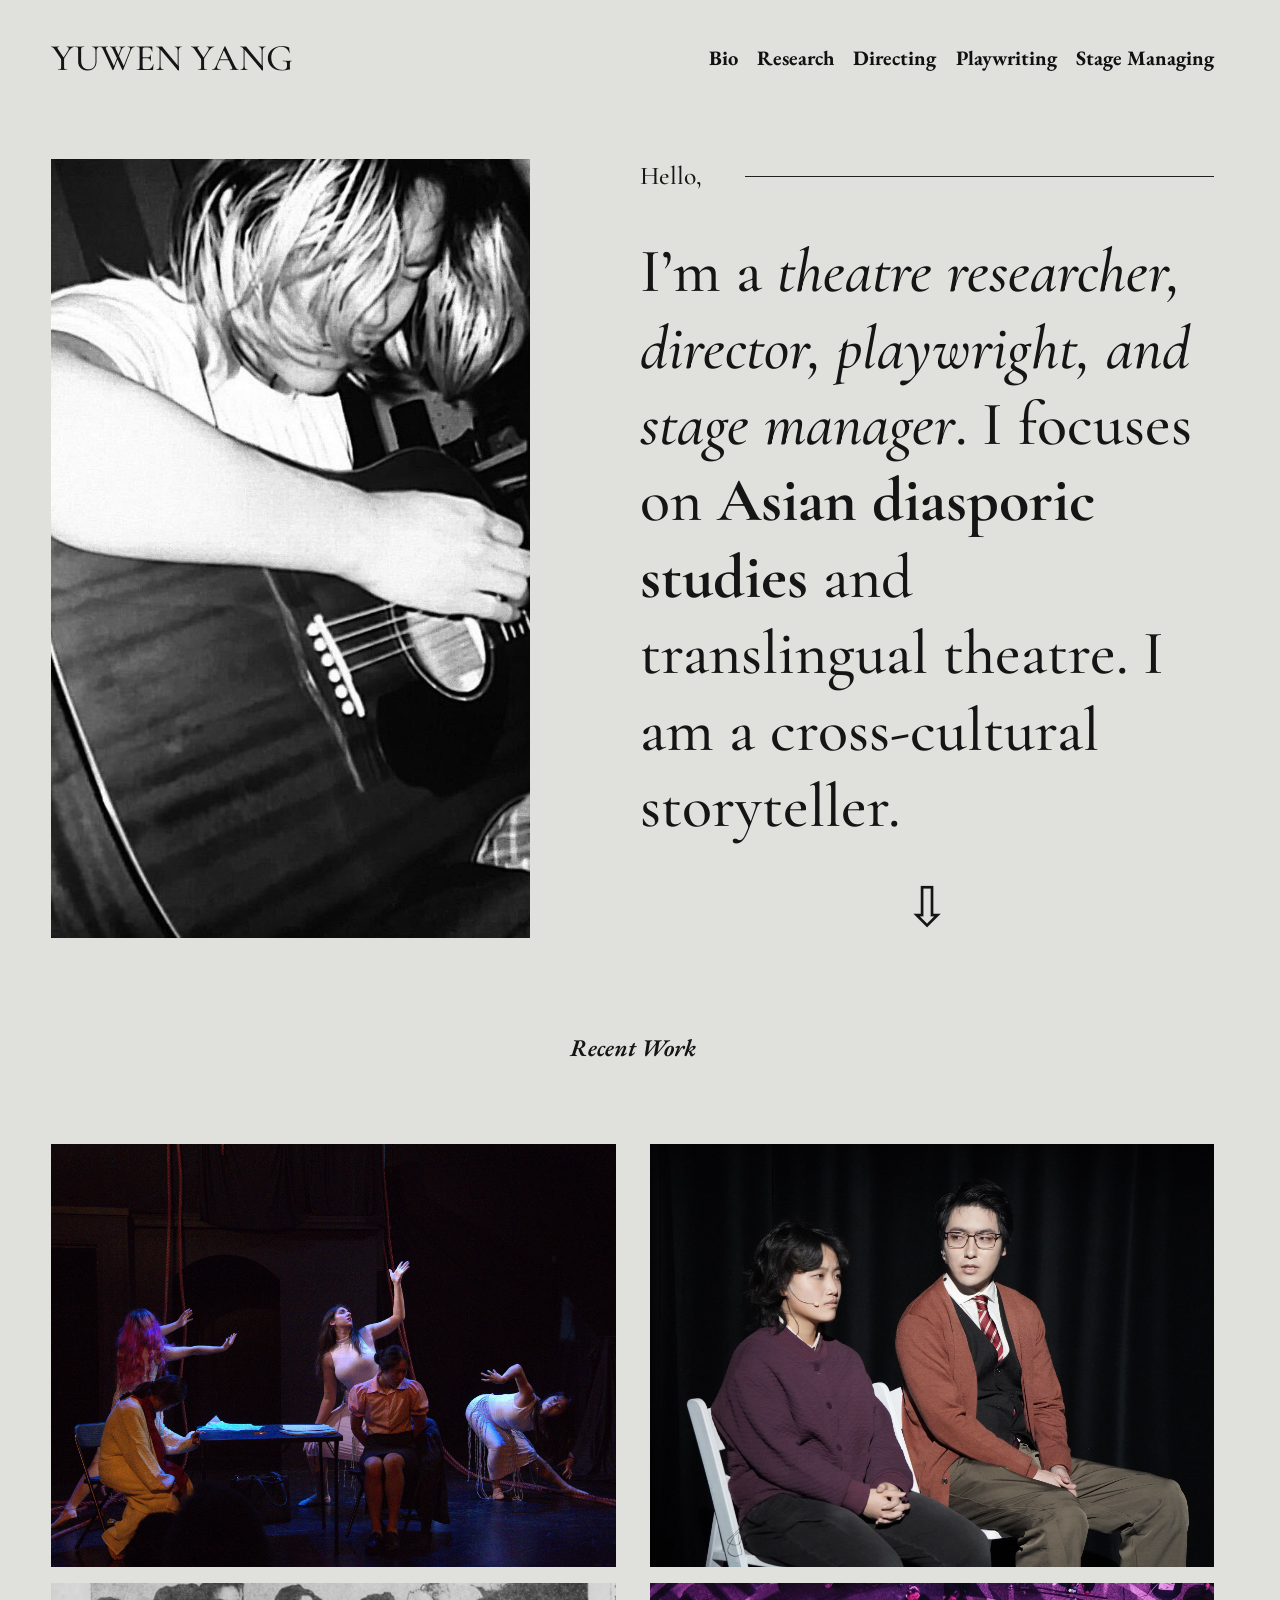
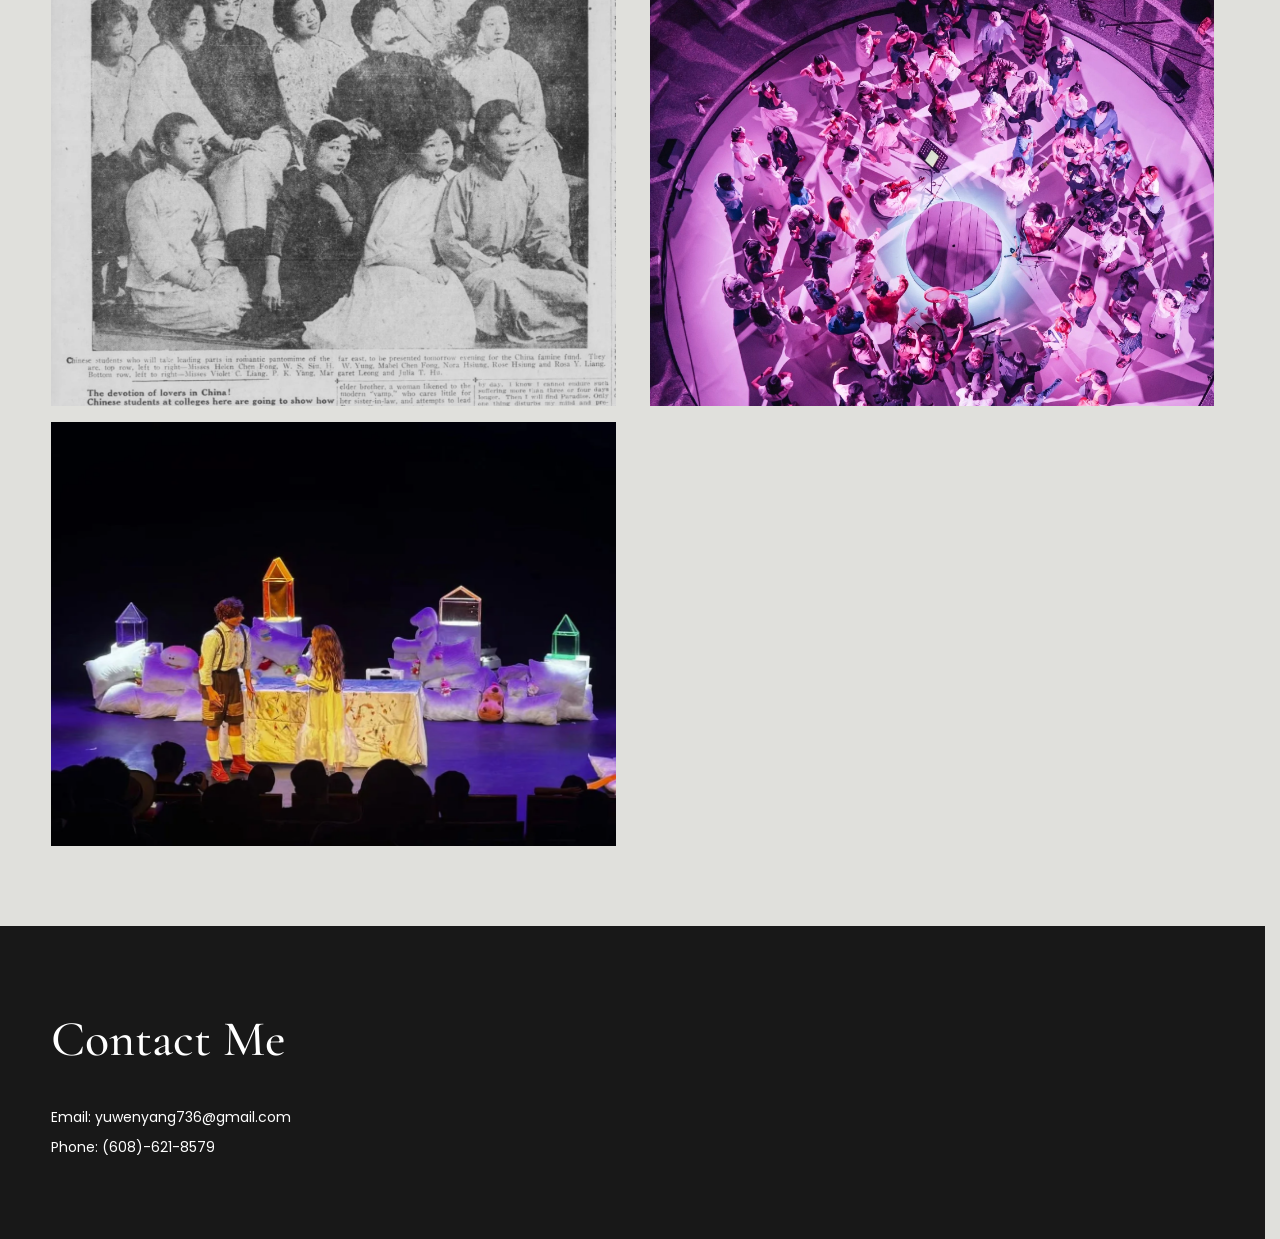
<file: index.html>
<!DOCTYPE html>

<html lang="en"><head><script>document.documentElement.classList.add('header-font-pending');</script><meta charset="utf-8"/><meta content="width=device-width,initial-scale=1" name="viewport"/><meta content="Yuwen Yang — theatre researcher, director, playwright, stage manager" name="description"/><title>Explore Theatre Work | YUWEN YANG</title><link href="https://fonts.googleapis.com" rel="preconnect"/><link crossorigin="" href="https://fonts.gstatic.com" rel="preconnect"/><link href="https://fonts.googleapis.com/css2?family=Cormorant+Garamond:ital,wght@0,400;0,500;0,600;0,700;1,400;1,500;1,600&amp;family=EB+Garamond:wght@400;500;600;700&amp;family=Poppins:wght@400;500;600&amp;display=optional" rel="stylesheet"/><link href="style.css?v=19" rel="stylesheet"/><script>(function(){
     var done=false;
     function revealHeader(){ if(done)return;done=true; document.documentElement.classList.remove('header-font-pending'); }
     window.setTimeout(revealHeader, 1200);
     if (document.fonts && document.fonts.load) {
       Promise.all([document.fonts.load('500 38px "Cormorant Garamond"'),document.fonts.load('700 23px "EB Garamond"')])
         .then(revealHeader,revealHeader);
     } else revealHeader();
   })();</script></head><body class="home-page"><a class="skip" href="#content">Skip to content</a><header class="site-header" id="site-top"><a class="logo" href="index.html#site-top">YUWEN YANG</a><button aria-expanded="false" aria-label="Open navigation" class="nav-toggle" type="button"><span></span><span></span><span></span></button><nav aria-label="Main navigation" class="site-nav"><a href="about.html">Bio</a><a href="research-project.html">Research</a><div class="nav-drop"><button aria-controls="nav-submenu-1" aria-expanded="false" aria-haspopup="true" class="drop-trigger" type="button">Directing</button><div aria-label="Directing" class="drop-menu" id="nav-submenu-1"><a href="her-rage.html">Her Rage</a><a href="fanletter.html">Fanletter, the Musical</a></div></div><div class="nav-drop"><button aria-controls="nav-submenu-2" aria-expanded="false" aria-haspopup="true" class="drop-trigger" type="button">Playwriting</button><div aria-label="Playwriting" class="drop-menu" id="nav-submenu-2"><a href="her-rage-writing.html">Her Rage</a></div></div><a href="stage-managing.html">Stage Managing</a></nav></header><main id="content"><section class="home-hero"><div class="home-image"><img alt="Yuwen Yang portrait" decoding="sync" fetchpriority="high" height="1079" src="assets/index-d02f727a71b9-IMG_5640.JPG" width="1078"/></div><div class="home-statement"><div class="hero-intro"><h4>Hello,</h4><div aria-hidden="true" class="hero-rule"></div></div><h1>I’m a <em>theatre researcher, director, playwright, and stage manager</em>. I focuses on <strong>Asian diasporic studies</strong> and translingual theatre. I am a cross-cultural storyteller.</h1><a aria-label="Scroll to recent work" class="scroll-down" href="#recent-work">⇩</a></div></section><section class="recent-work" id="recent-work"><div class="section-label"><em>Recent Work</em></div><div class="portfolio-grid"><a class="project-card" href="her-rage.html"><img alt="Her Rage (Director &amp; Playwright)" src="assets/index-baa203c21d58-DSC03893.jpg"/><span aria-hidden="true" class="project-cover"></span><span class="project-title">Her Rage (Director &amp; Playwright)</span></a><a class="project-card" href="fanletter.html"><img alt="Fanletter, the Muscial (Director)" src="assets/index-f3c1ae46cb22-_DSC0121.JPG"/><span aria-hidden="true" class="project-cover"></span><span class="project-title">Fanletter, the Muscial (Director)</span></a><a class="project-card" href="research-project.html"><img alt="Imagining a New Chineseness (Research)" src="assets/index-819e6e96fd74-Boston-Post-1921-article-tight.jpg"/><span aria-hidden="true" class="project-cover"></span><span class="project-title">Imagining a New Chineseness (Research)</span></a><a class="project-card" href="aranya.html"><img alt="Aranya Theatre Festival 2024 (Technical &amp; Stage Manager)" src="assets/index-498d46cd6980-DSC03383.jpg"/><span aria-hidden="true" class="project-cover"></span><span class="project-title">Aranya Theatre Festival 2024 (Technical &amp; Stage Manager)</span></a><a class="project-card" href="glass-puppet.html"><img alt="Glass Puppet (Stage Manager)" src="assets/index-b73fa21f0d8c-297.png"/><span aria-hidden="true" class="project-cover"></span><span class="project-title">Glass Puppet (Stage Manager)</span></a></div></section></main><footer class="site-footer" id="contact"><div class="foot-inner"><h2>Contact Me</h2><p>Email: <a href="mailto:yuwenyang736@gmail.com">yuwenyang736@gmail.com</a></p><p>Phone: <a href="tel:+16086218579">(608)-621-8579</a></p></div></footer><script defer="" src="app.js"></script></body></html>
</file>
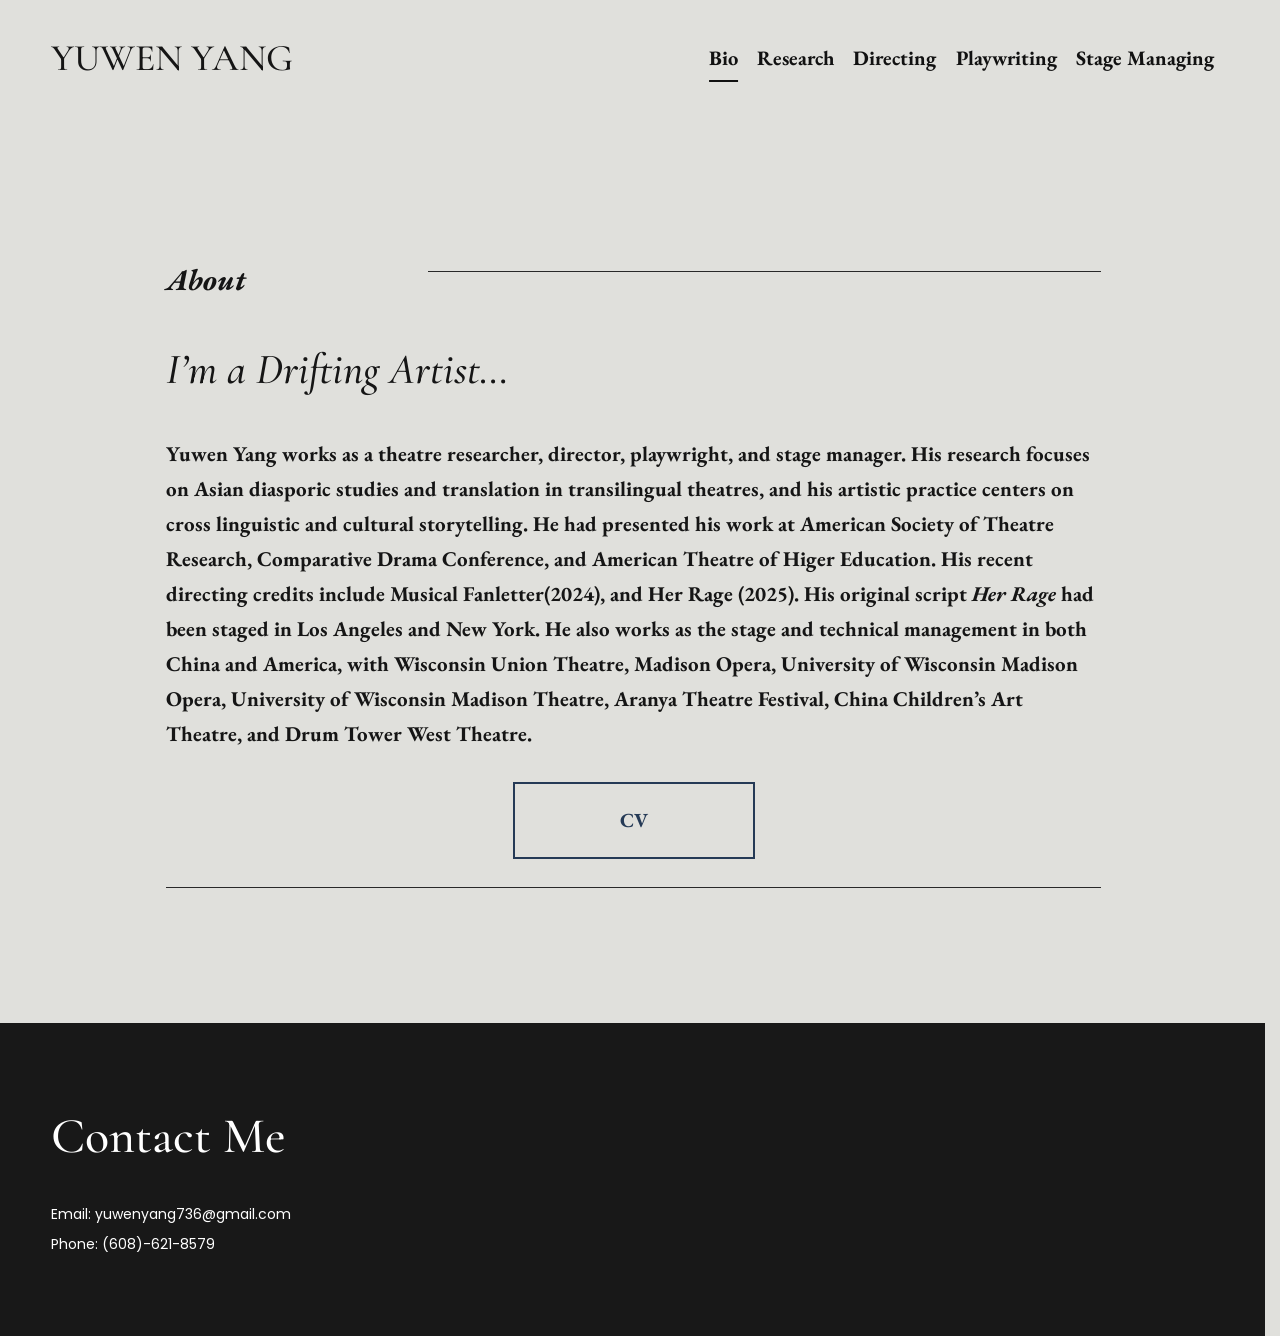
<file: about.html>
<!DOCTYPE html>

<html lang="en"><head><script>document.documentElement.classList.add('header-font-pending');</script><meta charset="utf-8"/><meta content="width=device-width,initial-scale=1" name="viewport"/><meta content="Yuwen Yang — theatre researcher, director, playwright, stage manager" name="description"/><title>Bio | YUWEN YANG</title><link href="https://fonts.googleapis.com" rel="preconnect"/><link crossorigin="" href="https://fonts.gstatic.com" rel="preconnect"/><link href="https://fonts.googleapis.com/css2?family=Cormorant+Garamond:ital,wght@0,400;0,500;0,600;0,700;1,400;1,500;1,600&amp;family=EB+Garamond:wght@400;500;600;700&amp;family=Poppins:wght@400;500;600&amp;display=optional" rel="stylesheet"/><link href="style.css?v=19" rel="stylesheet"/><script>(function(){
     var done=false;
     function revealHeader(){ if(done)return;done=true; document.documentElement.classList.remove('header-font-pending'); }
     window.setTimeout(revealHeader, 1200);
     if (document.fonts && document.fonts.load) {
       Promise.all([document.fonts.load('500 38px "Cormorant Garamond"'),document.fonts.load('700 23px "EB Garamond"')])
         .then(revealHeader,revealHeader);
     } else revealHeader();
   })();</script></head><body class="bio-page"><a class="skip" href="#content">Skip to content</a><header class="site-header"><a class="logo" href="index.html#site-top">YUWEN YANG</a><button aria-expanded="false" aria-label="Open navigation" class="nav-toggle" type="button"><span></span><span></span><span></span></button><nav aria-label="Main navigation" class="site-nav"><a aria-current="page" href="about.html">Bio</a><a href="research-project.html">Research</a><div class="nav-drop"><button aria-controls="nav-submenu-1" aria-expanded="false" aria-haspopup="true" class="drop-trigger" type="button">Directing</button><div aria-label="Directing" class="drop-menu" id="nav-submenu-1"><a href="her-rage.html">Her Rage</a><a href="fanletter.html">Fanletter, the Musical</a></div></div><div class="nav-drop"><button aria-controls="nav-submenu-2" aria-expanded="false" aria-haspopup="true" class="drop-trigger" type="button">Playwriting</button><div aria-label="Playwriting" class="drop-menu" id="nav-submenu-2"><a href="her-rage-writing.html">Her Rage</a></div></div><a href="stage-managing.html">Stage Managing</a></nav></header><main id="content"><section class="content-panel bio-panel"><div class="bio-heading-row"><h1>About</h1><div aria-hidden="true" class="bio-heading-rule"></div></div><h2 class="bio-statement"><em>I’m a Drifting Artist…</em></h2><div class="bio-copy"><p>Yuwen Yang works as a theatre researcher, director, playwright, and stage manager. His research focuses on Asian diasporic studies and translation in transilingual theatres, and his artistic practice centers on cross linguistic and cultural storytelling. He had presented his work at American Society of Theatre Research, Comparative Drama Conference, and American Theatre of Higer Education. His recent directing credits include Musical Fanletter(2024), and Her Rage (2025). His original script <em>Her Rage</em> had been staged in Los Angeles and New York. He also works as the stage and technical management in both China and America, with Wisconsin Union Theatre, Madison Opera, University of Wisconsin Madison Opera, University of Wisconsin Madison Theatre, Aranya Theatre Festival, China Children’s Art Theatre, and Drum Tower West Theatre. </p></div><div class="bio-cv-action"><a aria-label="Open Yuwen Yang CV (PDF)" class="bio-cv-button" href="files/Yuwen-Yang-CV.pdf" rel="noopener" target="_blank">CV</a></div><hr class="bio-bottom-rule"/></section></main><footer class="site-footer" id="contact"><div class="foot-inner"><h2>Contact Me</h2><p>Email: <a href="mailto:yuwenyang736@gmail.com">yuwenyang736@gmail.com</a></p><p>Phone: <a href="tel:+16086218579">(608)-621-8579</a></p></div></footer><script defer="" src="app.js"></script></body></html>
</file>
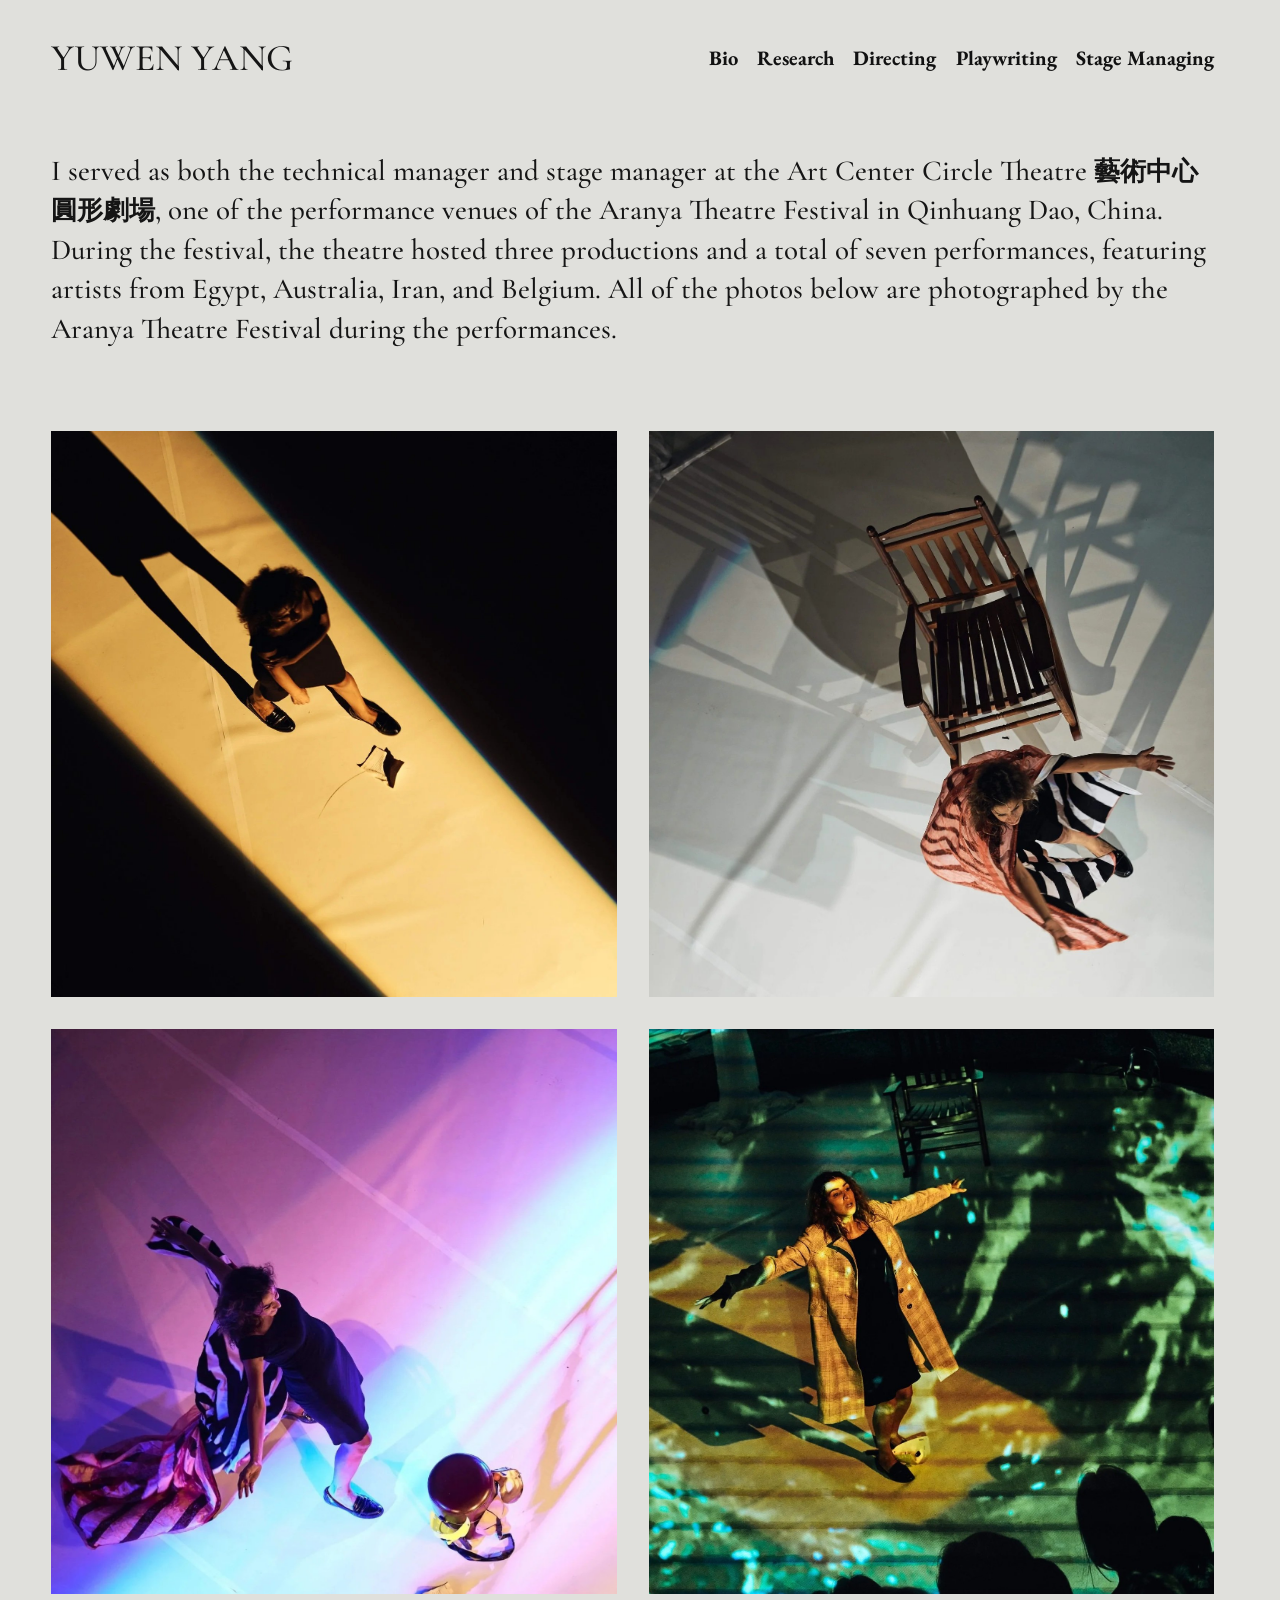
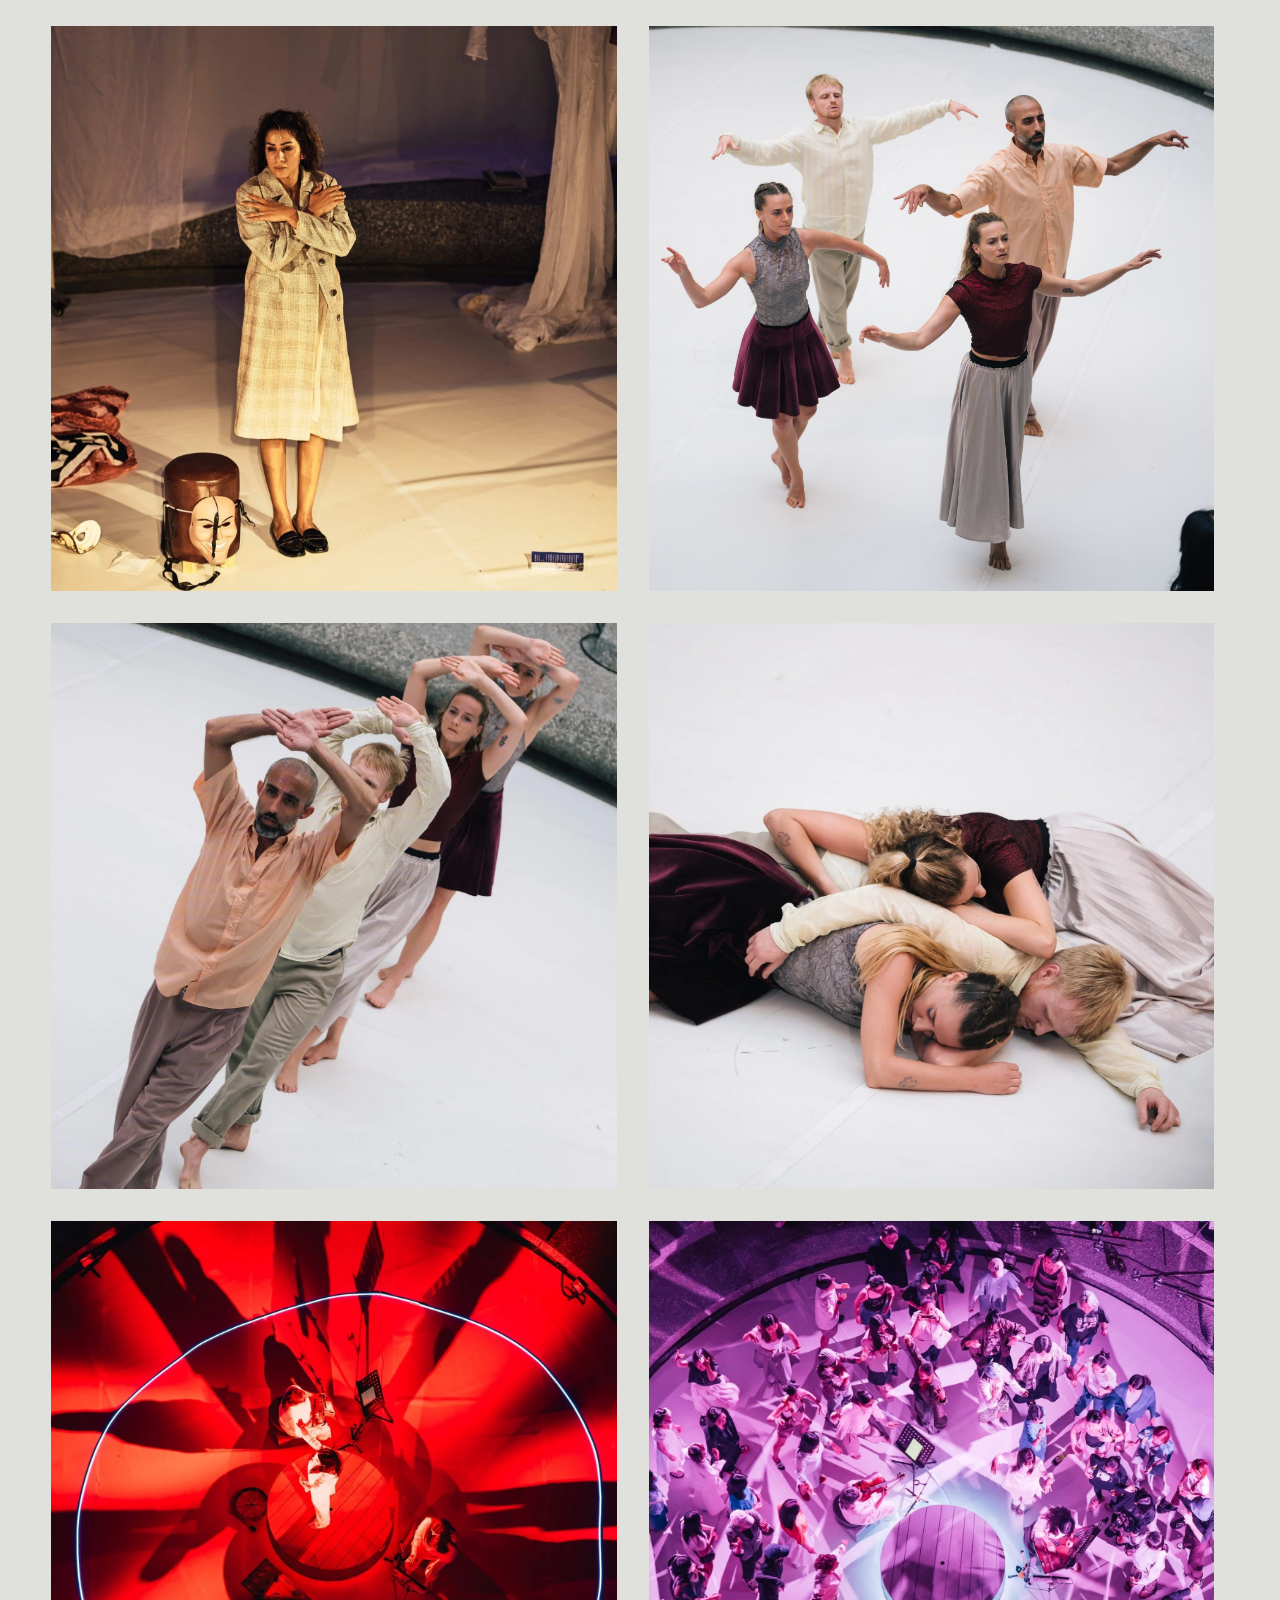
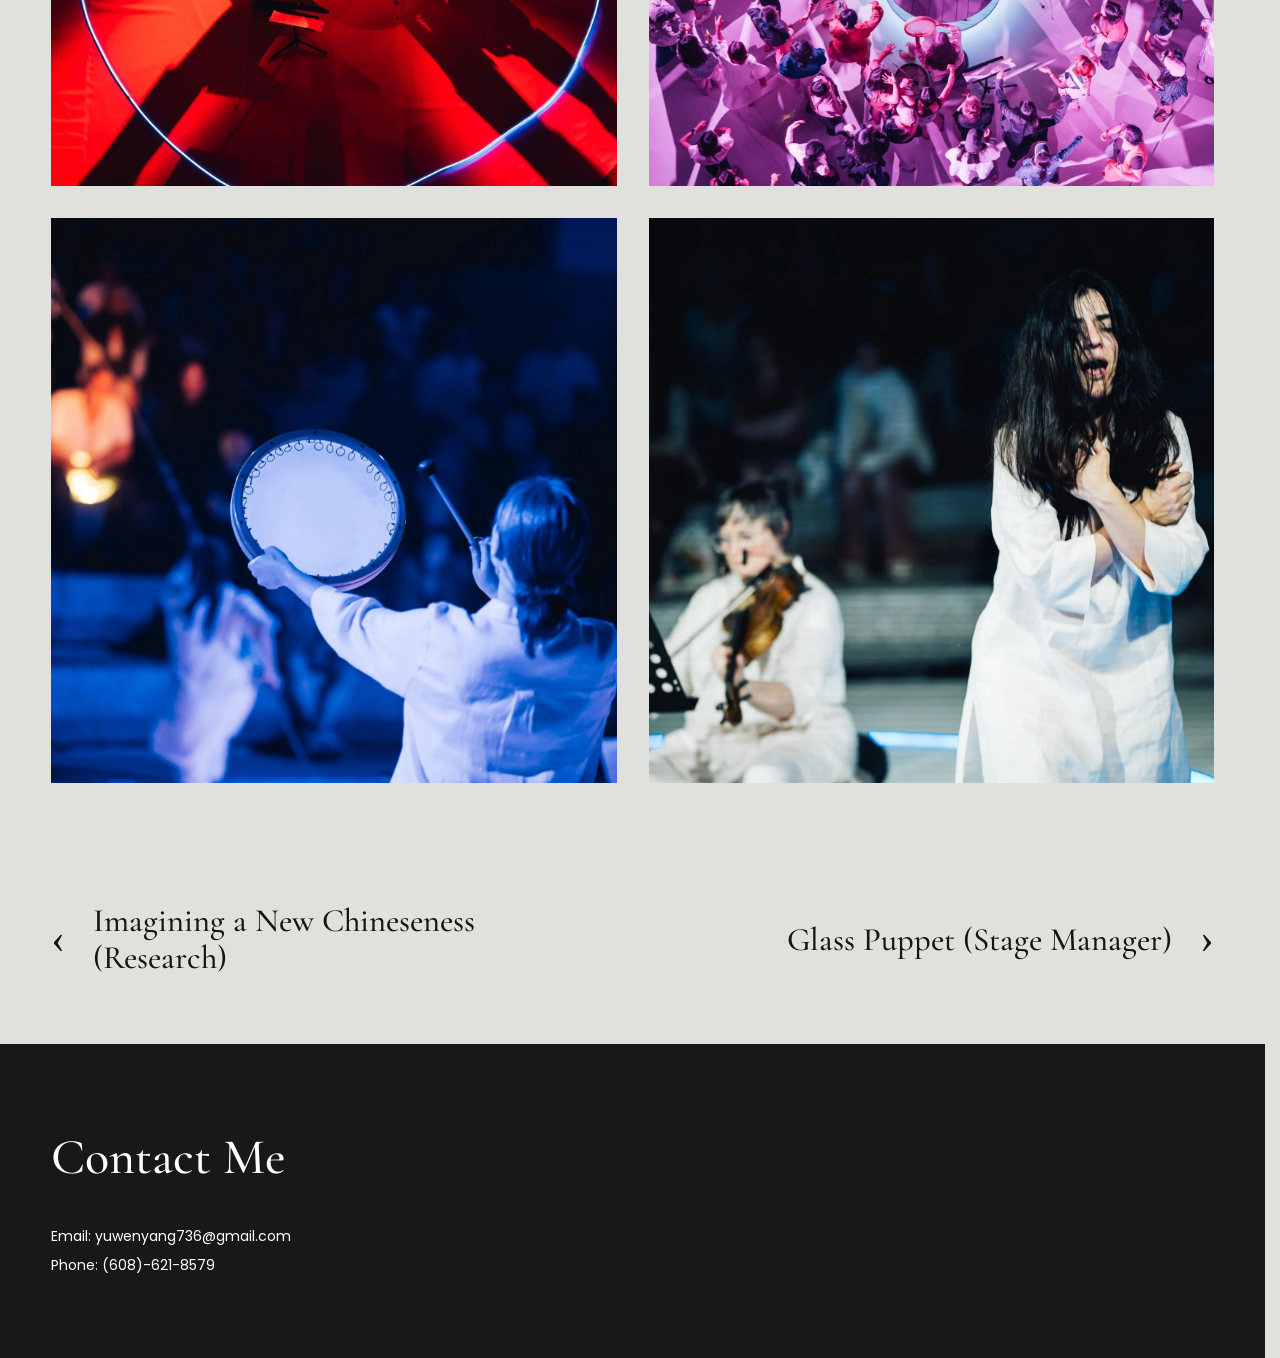
<file: aranya.html>
<!DOCTYPE html>

<html lang="en"><head><script>document.documentElement.classList.add('header-font-pending');</script><meta charset="utf-8"/><meta content="width=device-width,initial-scale=1" name="viewport"/><meta content="Yuwen Yang — theatre researcher, director, playwright, stage manager" name="description"/><title>Aranya Theatre Festival 2024 | YUWEN YANG</title><link href="https://fonts.googleapis.com" rel="preconnect"/><link crossorigin="" href="https://fonts.gstatic.com" rel="preconnect"/><link href="https://fonts.googleapis.com/css2?family=Cormorant+Garamond:ital,wght@0,400;0,500;0,600;0,700;1,400;1,500;1,600&amp;family=EB+Garamond:wght@400;500;600;700&amp;family=Poppins:wght@400;500;600&amp;display=optional" rel="stylesheet"/><link href="style.css?v=19" rel="stylesheet"/><script>(function(){
     var done=false;
     function revealHeader(){ if(done)return;done=true; document.documentElement.classList.remove('header-font-pending'); }
     window.setTimeout(revealHeader, 1200);
     if (document.fonts && document.fonts.load) {
       Promise.all([document.fonts.load('500 38px "Cormorant Garamond"'),document.fonts.load('700 23px "EB Garamond"')])
         .then(revealHeader,revealHeader);
     } else revealHeader();
   })();</script></head><body><a class="skip" href="#content">Skip to content</a><header class="site-header"><a class="logo" href="index.html#site-top">YUWEN YANG</a><button aria-expanded="false" aria-label="Open navigation" class="nav-toggle" type="button"><span></span><span></span><span></span></button><nav aria-label="Main navigation" class="site-nav"><a href="about.html">Bio</a><a href="research-project.html">Research</a><div class="nav-drop"><button aria-controls="nav-submenu-1" aria-expanded="false" aria-haspopup="true" class="drop-trigger" type="button">Directing</button><div aria-label="Directing" class="drop-menu" id="nav-submenu-1"><a href="her-rage.html">Her Rage</a><a href="fanletter.html">Fanletter, the Musical</a></div></div><div class="nav-drop"><button aria-controls="nav-submenu-2" aria-expanded="false" aria-haspopup="true" class="drop-trigger" type="button">Playwriting</button><div aria-label="Playwriting" class="drop-menu" id="nav-submenu-2"><a href="her-rage-writing.html">Her Rage</a></div></div><a href="stage-managing.html">Stage Managing</a></nav></header><main id="content"><section class="content-panel aranya-panel"><div class="prose featured-prose"><h4>I served as both the technical manager and stage manager at the Art Center Circle Theatre <span>藝術中心圓形劇場</span>, one of the performance venues of the Aranya Theatre Festival in Qinhuang Dao, China. During the festival, the theatre hosted three productions and a total of seven performances, featuring artists from Egypt, Australia, Iran, and Belgium. All of the photos below are photographed by the Aranya Theatre Festival during the performances.</h4></div><div class="photo-grid"><img alt="Aranya Theatre Festival production photograph" loading="lazy" src="assets/aranya-1367b6964f0e-DEN05762.jpg"/><img alt="Aranya Theatre Festival production photograph" loading="lazy" src="assets/aranya-00f7e26599ee-DEN05771.jpg"/><img alt="Aranya Theatre Festival production photograph" loading="lazy" src="assets/aranya-aa1378aaa165-DEN05774.jpg"/><img alt="Aranya Theatre Festival production photograph" loading="lazy" src="assets/aranya-b09b8a587394-DEN05859.jpg"/><img alt="Aranya Theatre Festival production photograph" loading="lazy" src="assets/aranya-20043475b22f-DEN05869.jpg"/><img alt="Four performers at Art Center Circle Theatre during the Aranya Theatre Festival" height="2001" loading="lazy" src="assets/aranya-square-no-watermark.jpg" width="2001"/><img alt="Aranya Theatre Festival production photograph" loading="lazy" src="assets/aranya-8270939291f8-DSC01018.jpg"/><img alt="Aranya Theatre Festival production photograph" loading="lazy" src="assets/aranya-0285688ab95b-DSC01154.jpg"/><img alt="Aranya Theatre Festival production photograph" loading="lazy" src="assets/aranya-0e9e9e80f6fe-DSC03325.jpg"/><img alt="Aranya Theatre Festival production photograph" loading="lazy" src="assets/aranya-4de1d8c6f8d2-DSC03383.jpg"/><img alt="Aranya Theatre Festival production photograph" loading="lazy" src="assets/aranya-1b1707e6b8e8-WWW01561.jpg"/><img alt="Aranya Theatre Festival production photograph" loading="lazy" src="assets/aranya-c92cebc72b56-WWW01625.jpg"/></div></section><nav aria-label="Previous and next portfolio projects" class="project-pager"><a class="project-pager-link project-pager-left" href="research-project.html"><span aria-hidden="true" class="project-pager-arrow">‹</span><span class="project-pager-name">Imagining a New Chineseness (Research)</span></a><a class="project-pager-link project-pager-right" href="glass-puppet.html"><span class="project-pager-name">Glass Puppet (Stage Manager)</span><span aria-hidden="true" class="project-pager-arrow">›</span></a></nav></main><footer class="site-footer" id="contact"><div class="foot-inner"><h2>Contact Me</h2><p>Email: <a href="mailto:yuwenyang736@gmail.com">yuwenyang736@gmail.com</a></p><p>Phone: <a href="tel:+16086218579">(608)-621-8579</a></p></div></footer><script defer="" src="app.js"></script></body></html>
</file>
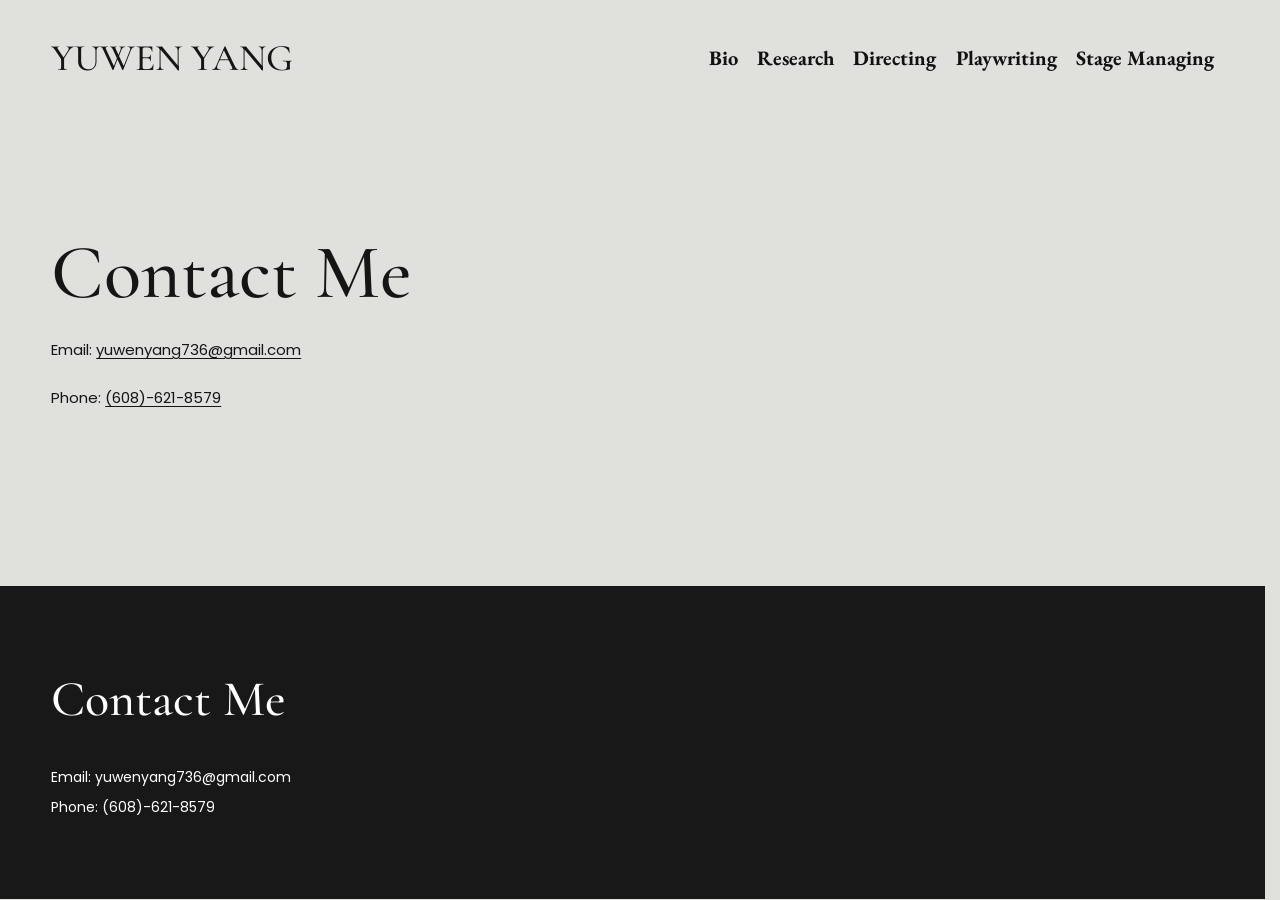
<file: contact.html>
<!DOCTYPE html>

<html lang="en"><head><script>document.documentElement.classList.add('header-font-pending');</script><meta charset="utf-8"/><meta content="width=device-width,initial-scale=1" name="viewport"/><meta content="Yuwen Yang — theatre researcher, director, playwright, stage manager" name="description"/><title>Contact | YUWEN YANG</title><link href="https://fonts.googleapis.com" rel="preconnect"/><link crossorigin="" href="https://fonts.gstatic.com" rel="preconnect"/><link href="https://fonts.googleapis.com/css2?family=Cormorant+Garamond:ital,wght@0,400;0,500;0,600;0,700;1,400;1,500;1,600&amp;family=EB+Garamond:wght@400;500;600;700&amp;family=Poppins:wght@400;500;600&amp;display=optional" rel="stylesheet"/><link href="style.css?v=19" rel="stylesheet"/><script>(function(){
     var done=false;
     function revealHeader(){ if(done)return;done=true; document.documentElement.classList.remove('header-font-pending'); }
     window.setTimeout(revealHeader, 1200);
     if (document.fonts && document.fonts.load) {
       Promise.all([document.fonts.load('500 38px "Cormorant Garamond"'),document.fonts.load('700 23px "EB Garamond"')])
         .then(revealHeader,revealHeader);
     } else revealHeader();
   })();</script></head><body><a class="skip" href="#content">Skip to content</a><header class="site-header"><a class="logo" href="index.html#site-top">YUWEN YANG</a><button aria-expanded="false" aria-label="Open navigation" class="nav-toggle" type="button"><span></span><span></span><span></span></button><nav aria-label="Main navigation" class="site-nav"><a href="about.html">Bio</a><a href="research-project.html">Research</a><div class="nav-drop"><button aria-controls="nav-submenu-1" aria-expanded="false" aria-haspopup="true" class="drop-trigger" type="button">Directing</button><div aria-label="Directing" class="drop-menu" id="nav-submenu-1"><a href="her-rage.html">Her Rage</a><a href="fanletter.html">Fanletter, the Musical</a></div></div><div class="nav-drop"><button aria-controls="nav-submenu-2" aria-expanded="false" aria-haspopup="true" class="drop-trigger" type="button">Playwriting</button><div aria-label="Playwriting" class="drop-menu" id="nav-submenu-2"><a href="her-rage-writing.html">Her Rage</a></div></div><a href="stage-managing.html">Stage Managing</a></nav></header><main id="content"><section class="content-panel"><h1>Contact Me</h1><div class="prose"><p>Email: <a href="mailto:yuwenyang736@gmail.com">yuwenyang736@gmail.com</a></p><p>Phone: <a href="tel:+16086218579">(608)-621-8579</a></p></div></section></main><footer class="site-footer" id="contact"><div class="foot-inner"><h2>Contact Me</h2><p>Email: <a href="mailto:yuwenyang736@gmail.com">yuwenyang736@gmail.com</a></p><p>Phone: <a href="tel:+16086218579">(608)-621-8579</a></p></div></footer><script defer="" src="app.js"></script></body></html>
</file>
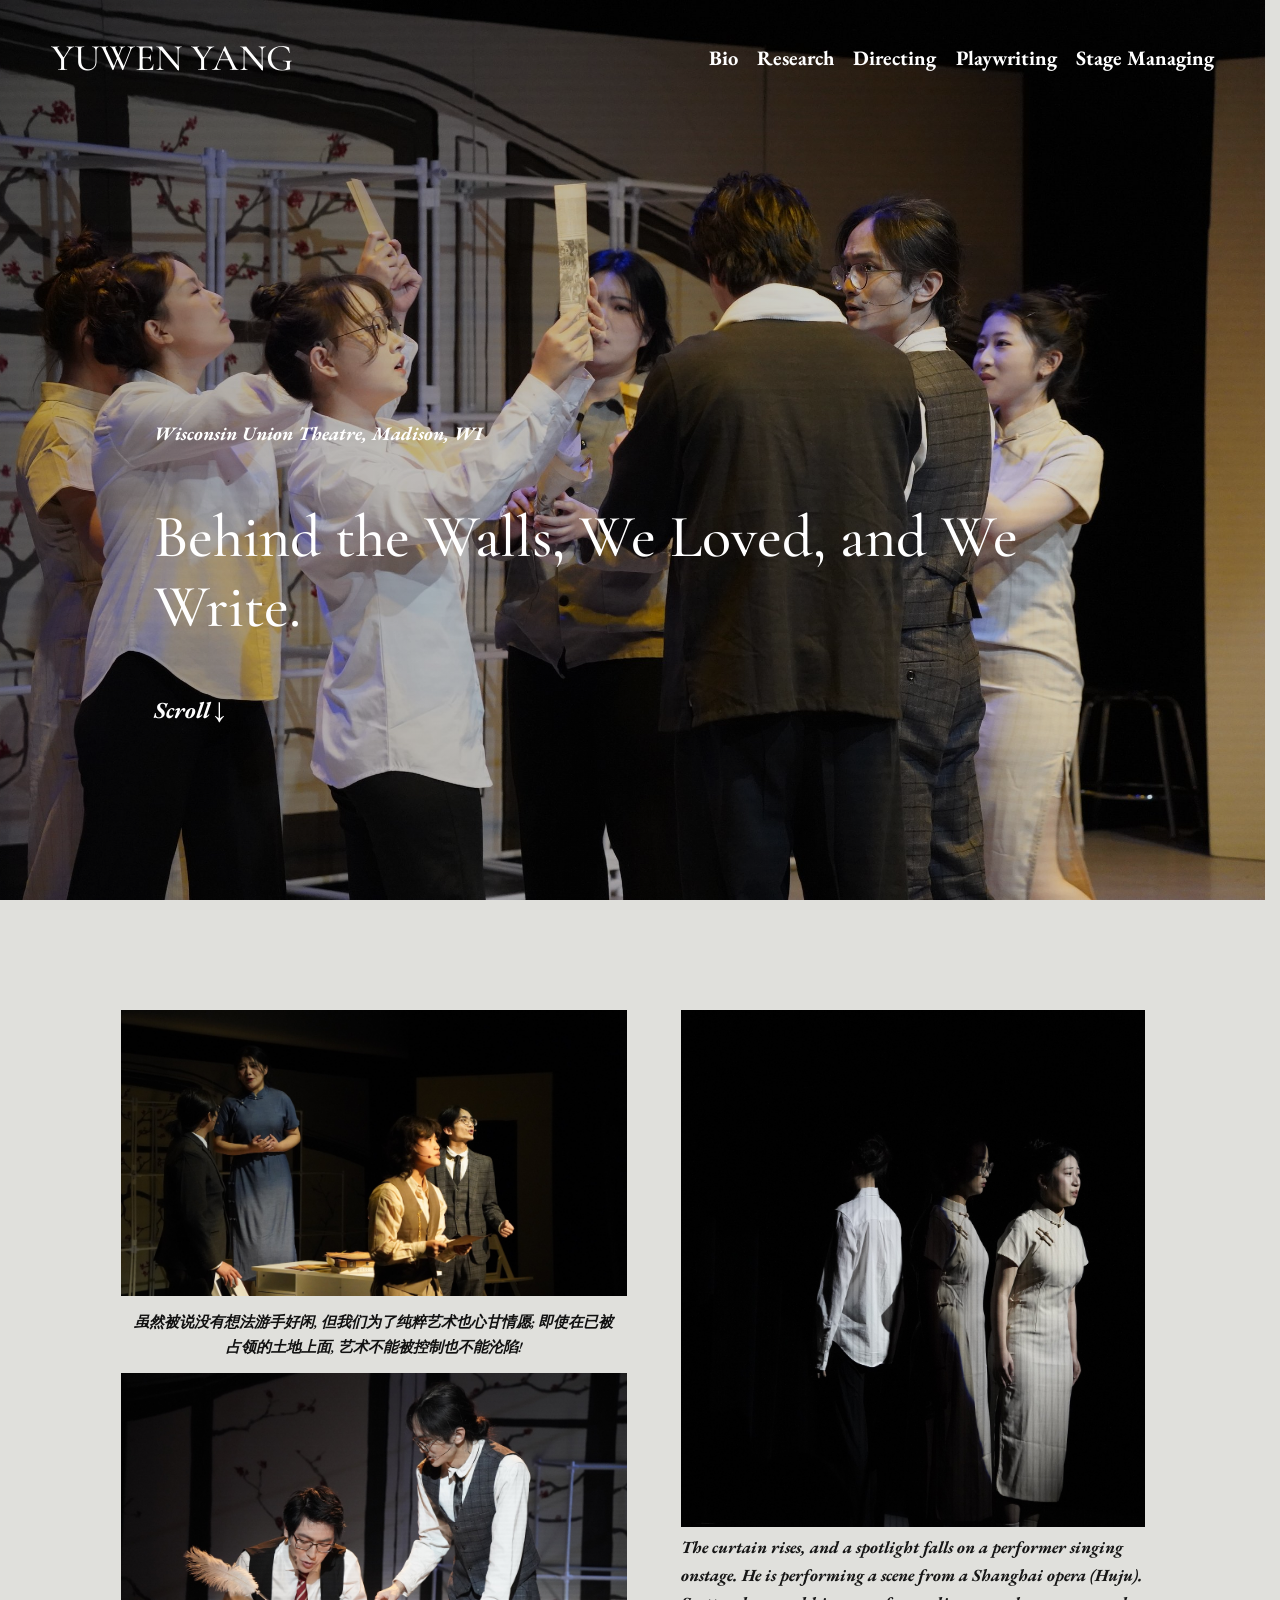
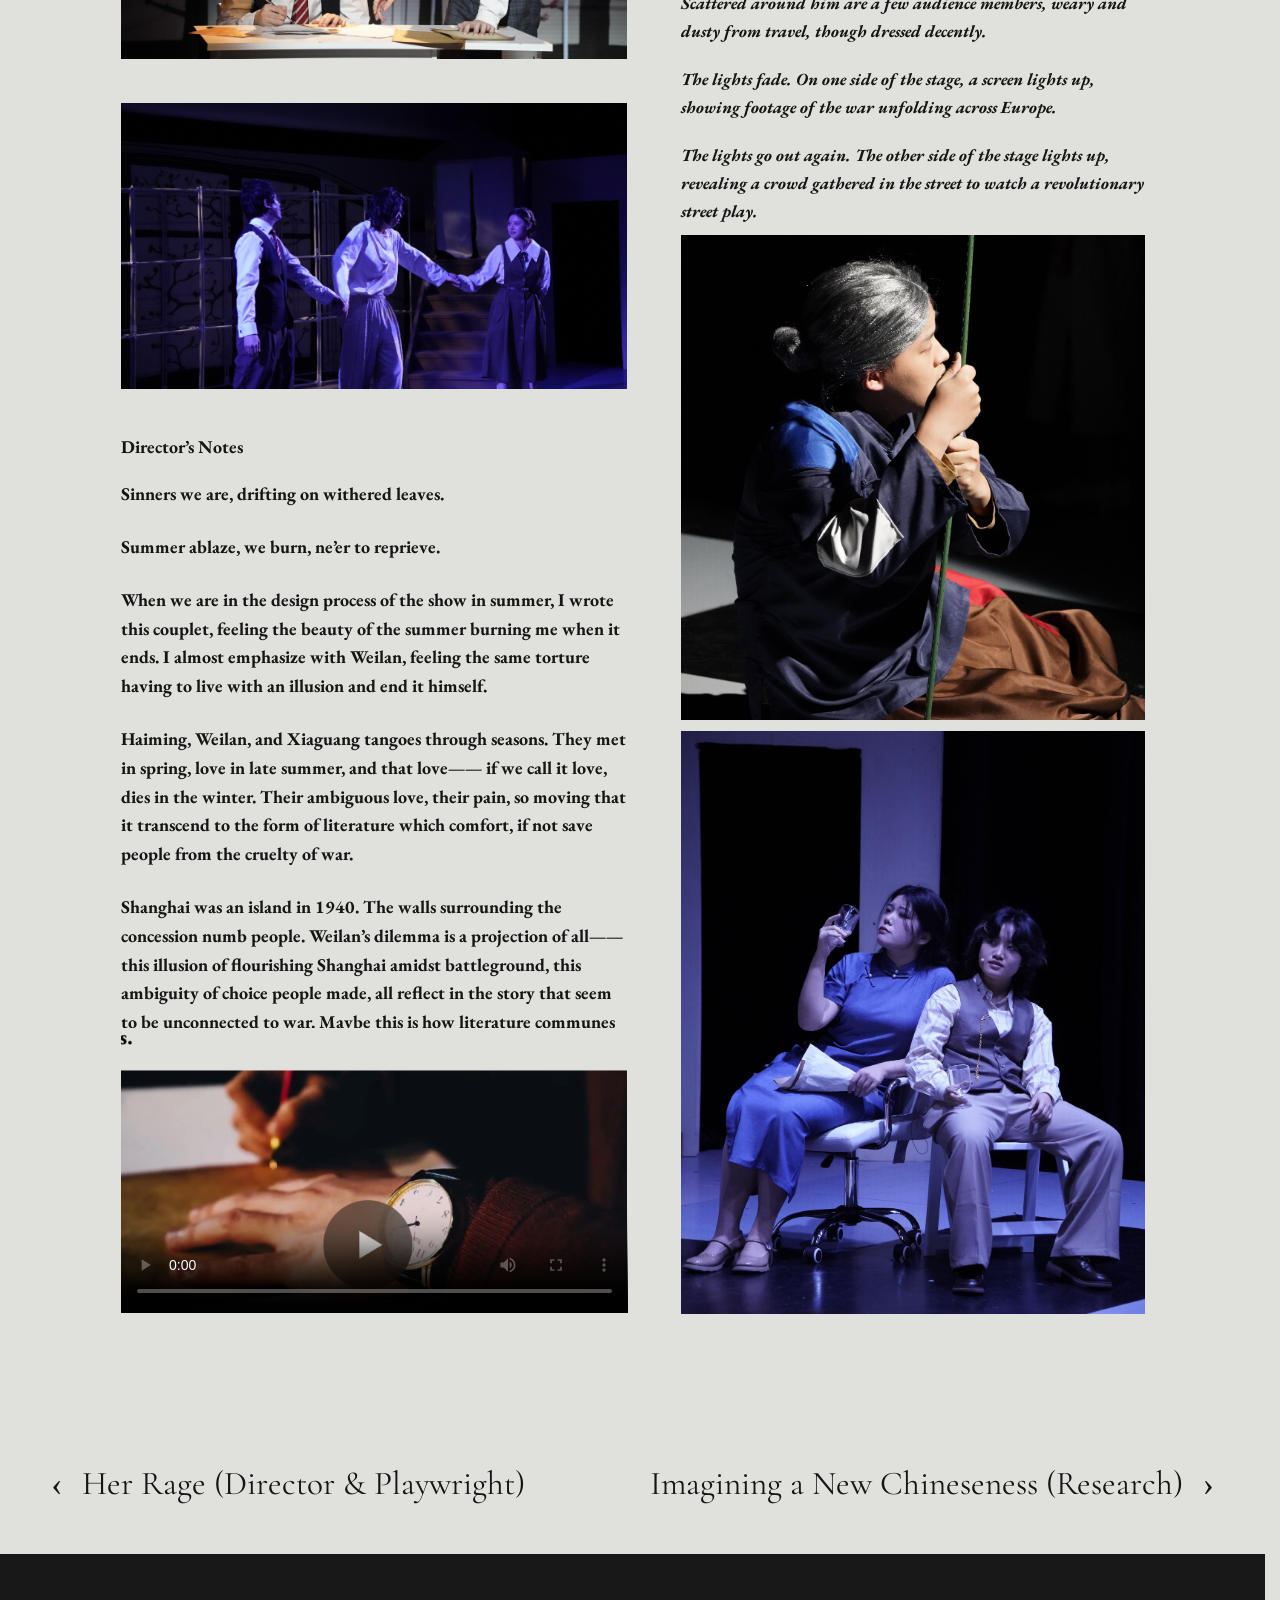
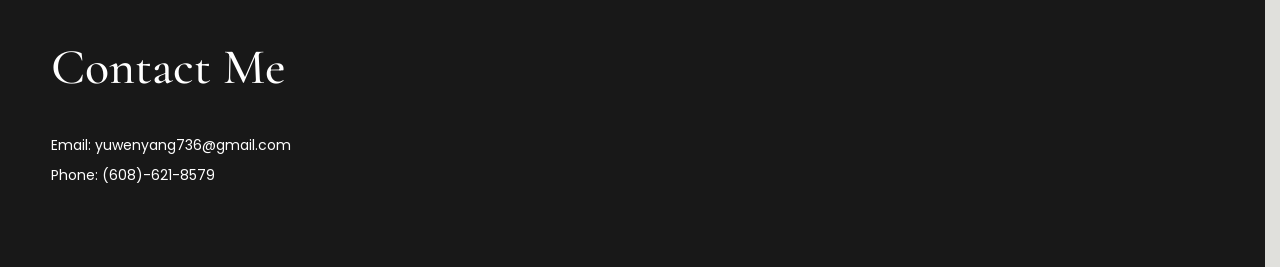
<file: fanletter.html>
<!DOCTYPE html>

<html lang="en"><head><script>document.documentElement.classList.add('header-font-pending');</script><meta charset="utf-8"/><meta content="width=device-width,initial-scale=1" name="viewport"/><meta content="Yuwen Yang — theatre researcher, director, playwright, stage manager" name="description"/><title>Fanletter, the Musical | YUWEN YANG</title><link href="https://fonts.googleapis.com" rel="preconnect"/><link crossorigin="" href="https://fonts.gstatic.com" rel="preconnect"/><link href="https://fonts.googleapis.com/css2?family=Cormorant+Garamond:ital,wght@0,400;0,500;0,600;0,700;1,400;1,500;1,600&amp;family=EB+Garamond:wght@400;500;600;700&amp;family=Poppins:wght@400;500;600&amp;display=optional" rel="stylesheet"/><link href="style.css?v=19" rel="stylesheet"/><script>(function(){
     var done=false;
     function revealHeader(){ if(done)return;done=true; document.documentElement.classList.remove('header-font-pending'); }
     window.setTimeout(revealHeader, 1200);
     if (document.fonts && document.fonts.load) {
       Promise.all([document.fonts.load('500 38px "Cormorant Garamond"'),document.fonts.load('700 23px "EB Garamond"')])
         .then(revealHeader,revealHeader);
     } else revealHeader();
   })();</script></head><body class="fanletter-page"><a class="skip" href="#content">Skip to content</a><header class="site-header"><a class="logo" href="index.html#site-top">YUWEN YANG</a><button aria-expanded="false" aria-label="Open navigation" class="nav-toggle" type="button"><span></span><span></span><span></span></button><nav aria-label="Main navigation" class="site-nav"><a href="about.html">Bio</a><a href="research-project.html">Research</a><div class="nav-drop"><button aria-controls="nav-submenu-1" aria-expanded="false" aria-haspopup="true" class="drop-trigger" type="button">Directing</button><div aria-label="Directing" class="drop-menu" id="nav-submenu-1"><a href="her-rage.html">Her Rage</a><a href="fanletter.html">Fanletter, the Musical</a></div></div><div class="nav-drop"><button aria-controls="nav-submenu-2" aria-expanded="false" aria-haspopup="true" class="drop-trigger" type="button">Playwriting</button><div aria-label="Playwriting" class="drop-menu" id="nav-submenu-2"><a href="her-rage-writing.html">Her Rage</a></div></div><a href="stage-managing.html">Stage Managing</a></nav></header><main id="content">
<section aria-label="Fanletter production" class="fanletter-hero">
<div class="fanletter-hero-shade"></div>
<div class="fanletter-hero-content">
<p class="fanletter-eyebrow"><em>Wisconsin Union Theatre, Madison, WI</em></p>
<h1>Behind the Walls, We Loved, and We Write.</h1>
<a class="fanletter-scroll" href="#fanletter-gallery">Scroll ↓</a>
</div>
</section>
<section aria-label="Production photographs and director's notes" class="fanletter-gallery" id="fanletter-gallery">
<figure class="fanletter-b1"><img alt="Fanletter performers gathered around a desk" loading="lazy" src="assets/fanletter-d0a49c9ce5a6-_DSC0397.JPG"/></figure>
<p class="fanletter-quote" lang="zh-Hans"><em>虽然被说没有想法游手好闲, 但我们为了纯粹艺术也心甘情愿; 即使在已被占领的土地上面, 艺术不能被控制也不能沦陷!</em></p>
<figure class="fanletter-b2"><img alt="Fanletter performers writing at a desk" loading="lazy" src="assets/fanletter-5258e4bf6bad-_DSC1151.JPG"/></figure>
<figure class="fanletter-b3"><img alt="Three performers lit against a black background" loading="lazy" src="assets/fanletter-102e6f25b398-_DSC0126.JPG"/></figure>
<figure class="fanletter-b4"><img alt="Performers in a scene of Fanletter" loading="lazy" src="assets/fanletter-f1eaa533ca71-_DSC0974.JPG"/></figure>
<div class="fanletter-notes"><p><strong>Director’s Notes</strong></p>
<p>Sinners we are, drifting on withered leaves.</p>
<p>Summer ablaze, we burn, ne’er to reprieve.</p>
<p>When we are in the design process of the show in summer, I wrote this couplet, feeling the beauty of the summer burning me when it ends. I almost emphasize with Weilan, feeling the same torture having to live with an illusion and end it himself.</p>
<p>Haiming, Weilan, and Xiaguang tangoes through seasons. They met in spring, love in late summer, and that love—— if we call it love, dies in the winter. Their ambiguous love, their pain, so moving that it transcend to the form of literature which comfort, if not save people from the cruelty of war.</p>
<p>Shanghai was an island in 1940. The walls surrounding the concession numb people. Weilan’s dilemma is a projection of all——this illusion of flourishing Shanghai amidst battleground, this ambiguity of choice people made, all reflect in the story that seem to be unconnected to war. Maybe this is how literature communes with all of us.</p>
</div>
<div class="fanletter-excerpt"><p><em>The curtain rises, and a spotlight falls on a performer singing onstage. He is performing a scene from a Shanghai opera (Huju). Scattered around him are a few audience members, weary and dusty from travel, though dressed decently.</em></p>
<p><em>The lights fade. On one side of the stage, a screen lights up, showing footage of the war unfolding across Europe.</em></p>
<p><em>The lights go out again. The other side of the stage lights up, revealing a crowd gathered in the street to watch a revolutionary street play.</em></p>
</div>
<figure class="fanletter-b5"><img alt="Solo performer holding a bamboo pole" loading="lazy" src="assets/fanletter-4df45cd9367e-_DSC0117.JPG"/></figure>
<figure class="fanletter-b6"><img alt="Two actors sitting together under purple stage lighting" loading="lazy" src="assets/fanletter-608e467311f6-_DSC0891.JPG"/></figure>
<div class="fanletter-video" id="fanletter-video">
<video aria-label="Fanletter, the Musical performance video, 2 minutes 48 seconds" class="fanletter-player" controls="" playsinline="" poster="assets/fanletter-video-poster.jpg" preload="metadata" src="videos/fanletter-performance.mp4"></video>
</div>
</section>
<nav aria-label="Previous and next projects" class="fanletter-pagination">
<a href="her-rage.html"><span aria-hidden="true">‹</span> Her Rage (Director &amp; Playwright)</a>
<a href="research-project.html">Imagining a New Chineseness (Research) <span aria-hidden="true">›</span></a>
</nav>
</main><footer class="site-footer" id="contact"><div class="foot-inner"><h2>Contact Me</h2><p>Email: <a href="mailto:yuwenyang736@gmail.com">yuwenyang736@gmail.com</a></p><p>Phone: <a href="tel:+16086218579">(608)-621-8579</a></p></div></footer><script defer="" src="app.js"></script></body></html>
</file>
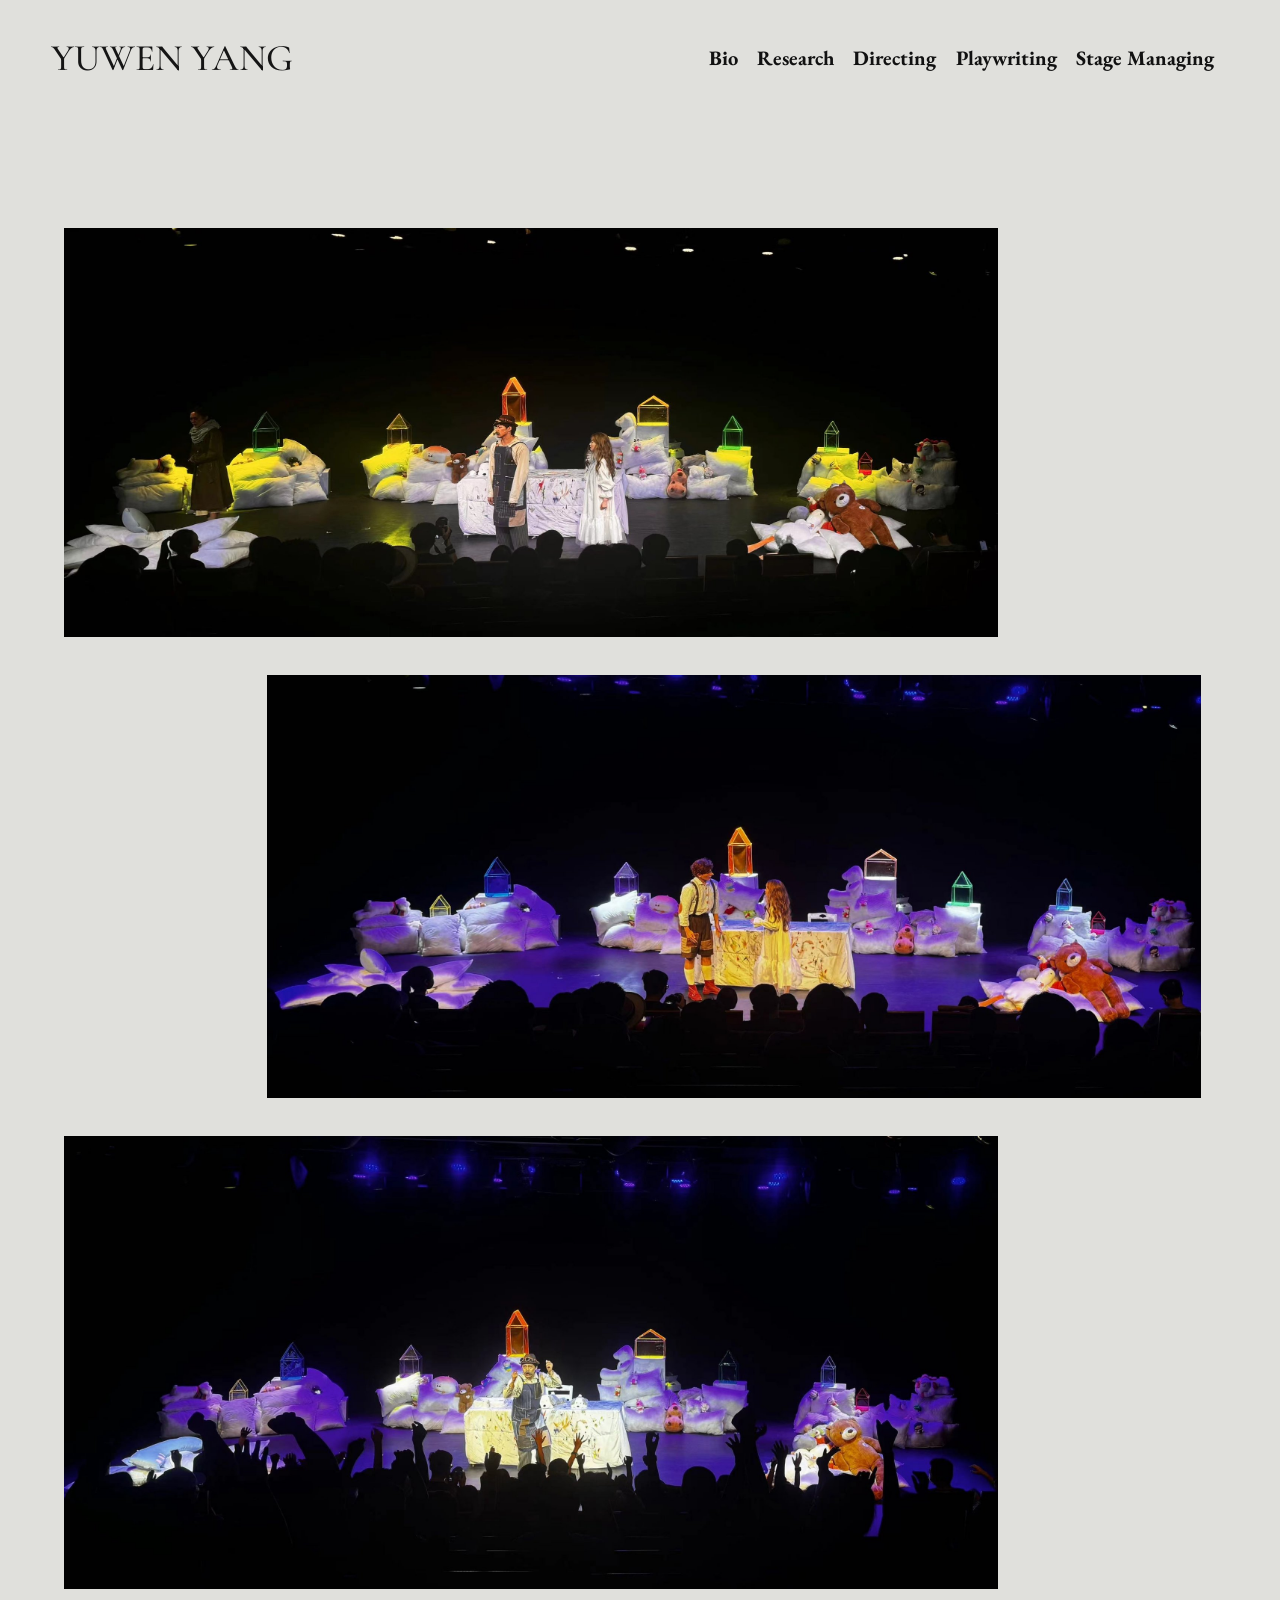
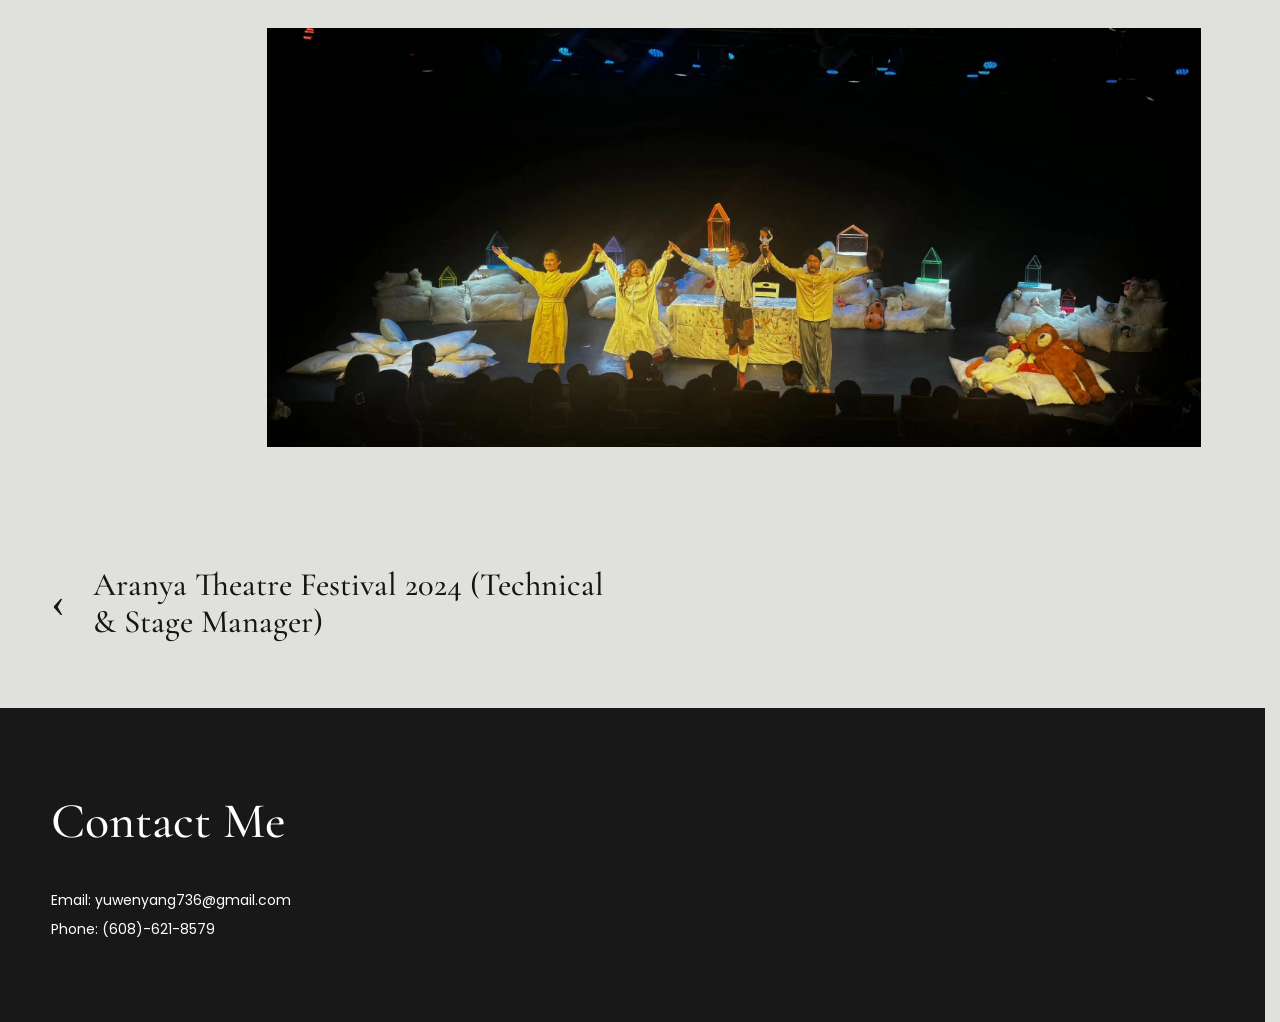
<file: glass-puppet.html>
<!DOCTYPE html>

<html lang="en"><head><script>document.documentElement.classList.add('header-font-pending');</script><meta charset="utf-8"/><meta content="width=device-width,initial-scale=1" name="viewport"/><meta content="Yuwen Yang — theatre researcher, director, playwright, stage manager" name="description"/><title>Glass Puppet | YUWEN YANG</title><link href="https://fonts.googleapis.com" rel="preconnect"/><link crossorigin="" href="https://fonts.gstatic.com" rel="preconnect"/><link href="https://fonts.googleapis.com/css2?family=Cormorant+Garamond:ital,wght@0,400;0,500;0,600;0,700;1,400;1,500;1,600&amp;family=EB+Garamond:wght@400;500;600;700&amp;family=Poppins:wght@400;500;600&amp;display=optional" rel="stylesheet"/><link href="style.css?v=19" rel="stylesheet"/><script>(function(){
     var done=false;
     function revealHeader(){ if(done)return;done=true; document.documentElement.classList.remove('header-font-pending'); }
     window.setTimeout(revealHeader, 1200);
     if (document.fonts && document.fonts.load) {
       Promise.all([document.fonts.load('500 38px "Cormorant Garamond"'),document.fonts.load('700 23px "EB Garamond"')])
         .then(revealHeader,revealHeader);
     } else revealHeader();
   })();</script></head><body class="glass-page"><a class="skip" href="#content">Skip to content</a><header class="site-header"><a class="logo" href="index.html#site-top">YUWEN YANG</a><button aria-expanded="false" aria-label="Open navigation" class="nav-toggle" type="button"><span></span><span></span><span></span></button><nav aria-label="Main navigation" class="site-nav"><a href="about.html">Bio</a><a href="research-project.html">Research</a><div class="nav-drop"><button aria-controls="nav-submenu-1" aria-expanded="false" aria-haspopup="true" class="drop-trigger" type="button">Directing</button><div aria-label="Directing" class="drop-menu" id="nav-submenu-1"><a href="her-rage.html">Her Rage</a><a href="fanletter.html">Fanletter, the Musical</a></div></div><div class="nav-drop"><button aria-controls="nav-submenu-2" aria-expanded="false" aria-haspopup="true" class="drop-trigger" type="button">Playwriting</button><div aria-label="Playwriting" class="drop-menu" id="nav-submenu-2"><a href="her-rage-writing.html">Her Rage</a></div></div><a href="stage-managing.html">Stage Managing</a></nav></header><main id="content"><section aria-label="Glass Puppet stage photographs" class="glass-gallery"><figure class="glass-shot glass-shot-left"><img alt="Glass Puppet performance with yellow lighting, audience in foreground" height="1093" loading="eager" src="assets/glass-puppet-296.jpg" width="2500"/></figure><figure class="glass-shot glass-shot-right"><img alt="Glass Puppet stage performance with purple lighting" height="1132" loading="lazy" src="assets/glass-puppet-297.jpg" width="2500"/></figure><figure class="glass-shot glass-shot-left"><img alt="Glass Puppet performance, silhouettes of audience members with raised hands" height="1212" loading="lazy" src="assets/glass-puppet-295.jpg" width="2500"/></figure><figure class="glass-shot glass-shot-right"><img alt="Glass Puppet cast taking a curtain call" height="1122" loading="lazy" src="assets/glass-puppet-298.jpg" width="2500"/></figure></section><nav aria-label="Previous and next portfolio projects" class="project-pager"><a class="project-pager-link project-pager-left" href="aranya.html"><span aria-hidden="true" class="project-pager-arrow">‹</span><span class="project-pager-name">Aranya Theatre Festival 2024 (Technical &amp; Stage Manager)</span></a></nav></main><footer class="site-footer" id="contact"><div class="foot-inner"><h2>Contact Me</h2><p>Email: <a href="mailto:yuwenyang736@gmail.com">yuwenyang736@gmail.com</a></p><p>Phone: <a href="tel:+16086218579">(608)-621-8579</a></p></div></footer><script defer="" src="app.js"></script></body></html>
</file>
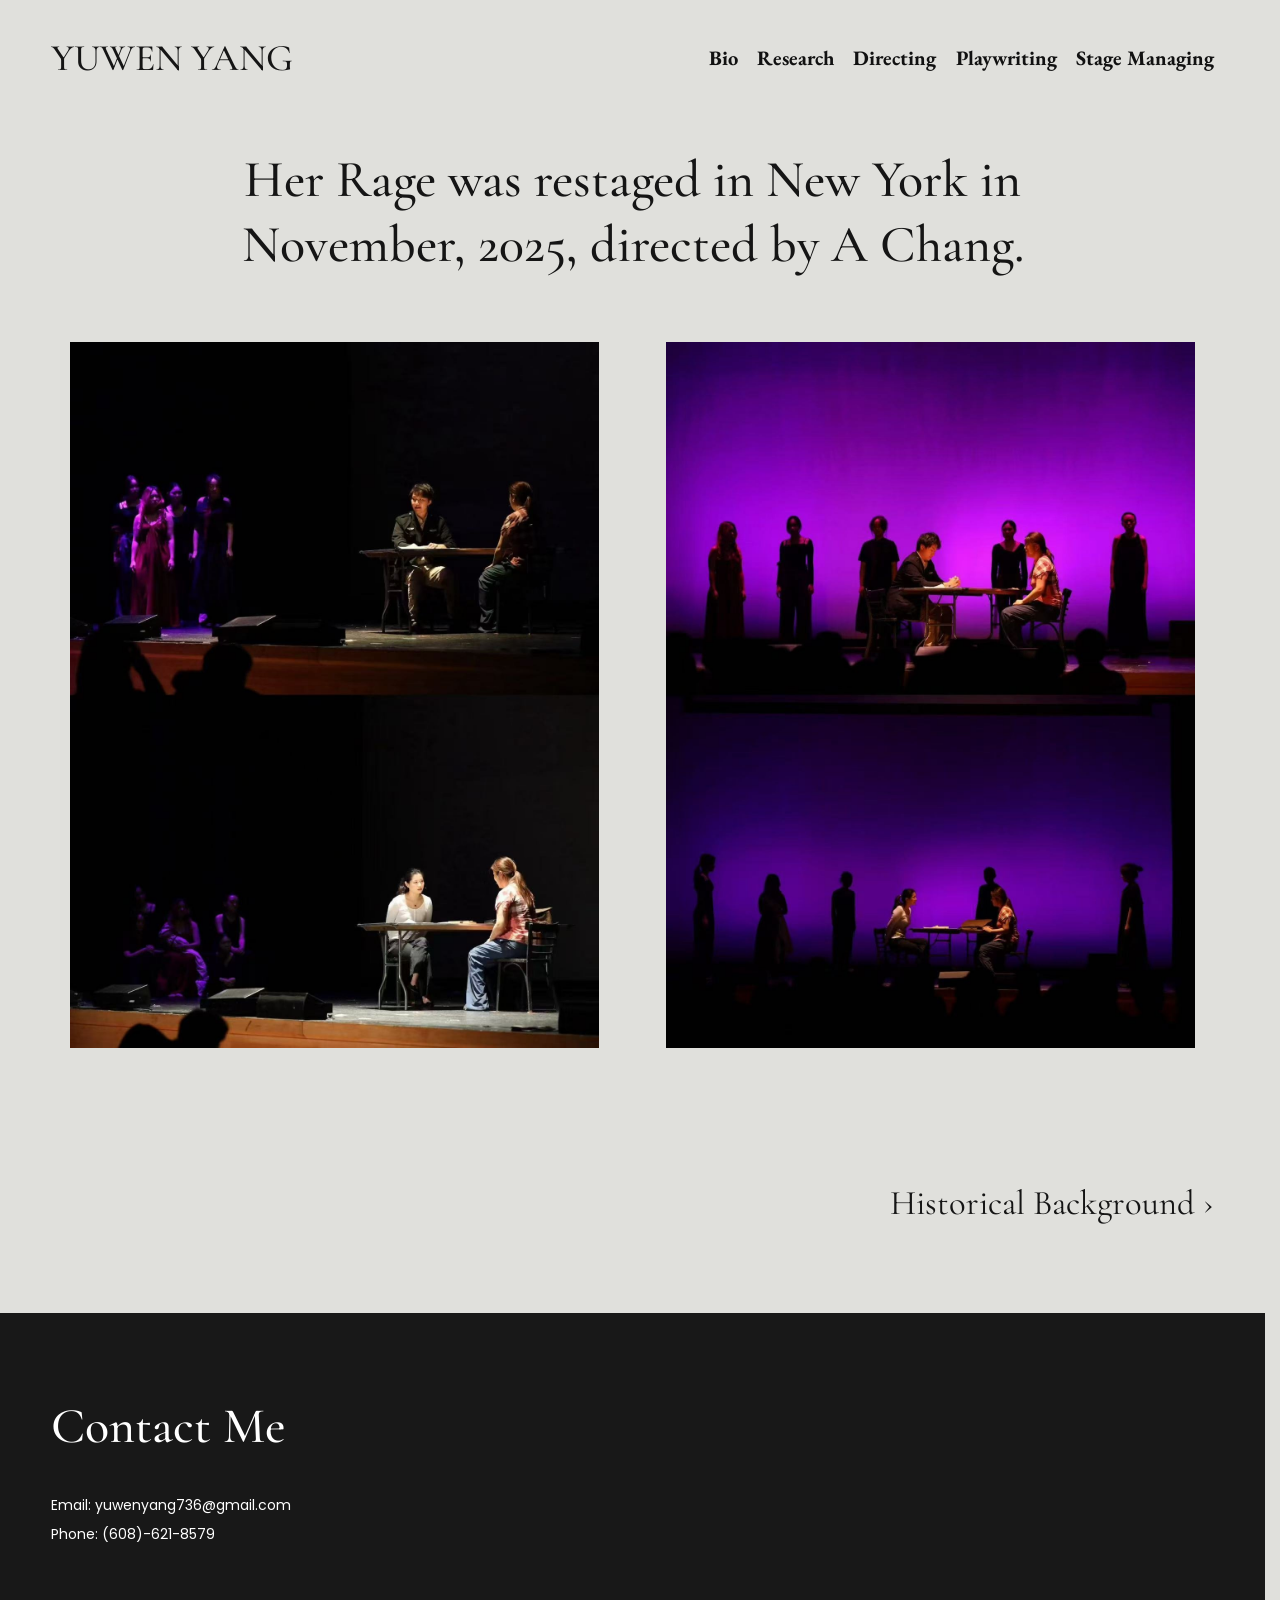
<file: her-rage-new-york.html>
<!DOCTYPE html>

<html lang="en"><head><script>document.documentElement.classList.add('header-font-pending');</script><meta charset="utf-8"/><meta content="width=device-width,initial-scale=1" name="viewport"/><meta content="Yuwen Yang — theatre researcher, director, playwright, stage manager" name="description"/><title>Her Rage in New York | YUWEN YANG</title><link href="https://fonts.googleapis.com" rel="preconnect"/><link crossorigin="" href="https://fonts.gstatic.com" rel="preconnect"/><link href="https://fonts.googleapis.com/css2?family=Cormorant+Garamond:ital,wght@0,400;0,500;0,600;0,700;1,400;1,500;1,600&amp;family=EB+Garamond:wght@400;500;600;700&amp;family=Poppins:wght@400;500;600&amp;display=optional" rel="stylesheet"/><link href="style.css?v=20" rel="stylesheet"/><script>(function(){
     var done=false;
     function revealHeader(){ if(done)return;done=true; document.documentElement.classList.remove('header-font-pending'); }
     window.setTimeout(revealHeader, 1200);
     if (document.fonts && document.fonts.load) {
       Promise.all([document.fonts.load('500 38px "Cormorant Garamond"'),document.fonts.load('700 23px "EB Garamond"')])
         .then(revealHeader,revealHeader);
     } else revealHeader();
   })();</script></head><body class="playwriting-detail-page"><a class="skip" href="#content">Skip to content</a><header class="site-header"><a class="logo" href="index.html#site-top">YUWEN YANG</a><button aria-expanded="false" aria-label="Open navigation" class="nav-toggle" type="button"><span></span><span></span><span></span></button><nav aria-label="Main navigation" class="site-nav"><a href="about.html">Bio</a><a href="research-project.html">Research</a><div class="nav-drop"><button aria-controls="nav-submenu-1" aria-expanded="false" aria-haspopup="true" class="drop-trigger" type="button">Directing</button><div aria-label="Directing" class="drop-menu" id="nav-submenu-1"><a href="her-rage.html">Her Rage</a><a href="fanletter.html">Fanletter, the Musical</a></div></div><div class="nav-drop"><button aria-controls="nav-submenu-2" aria-expanded="false" aria-haspopup="true" class="drop-trigger" type="button">Playwriting</button><div aria-label="Playwriting" class="drop-menu" id="nav-submenu-2"><a href="her-rage-writing.html">Her Rage</a></div></div><a href="stage-managing.html">Stage Managing</a></nav></header><main id="content">
<section class="playwriting-detail new-york-detail">
<h1>Her Rage in New York</h1>
<p class="new-york-intro">Her Rage was restaged in New York in<br class="ny-desktop-break"/>November, 2025, directed by A Chang.</p>
<div class="new-york-gallery">
<figure><img alt="Photograph from the November 2025 New York staging of Her Rage" height="1708" loading="eager" src="assets/playwriting-new-york-1.jpg" width="1280"/></figure>
<figure><img alt="Another production photograph from the New York restaging" height="1708" loading="eager" src="assets/playwriting-new-york-2.jpg" width="1280"/></figure>
</div>
</section>
<nav aria-label="Next writing project" class="writing-next"><a href="historical-background.html">Historical Background <span aria-hidden="true">›</span></a></nav>
</main><footer class="site-footer" id="contact"><div class="foot-inner"><h2>Contact Me</h2><p>Email: <a href="mailto:yuwenyang736@gmail.com">yuwenyang736@gmail.com</a></p><p>Phone: <a href="tel:+16086218579">(608)-621-8579</a></p></div></footer><script defer="" src="app.js"></script></body></html>
</file>
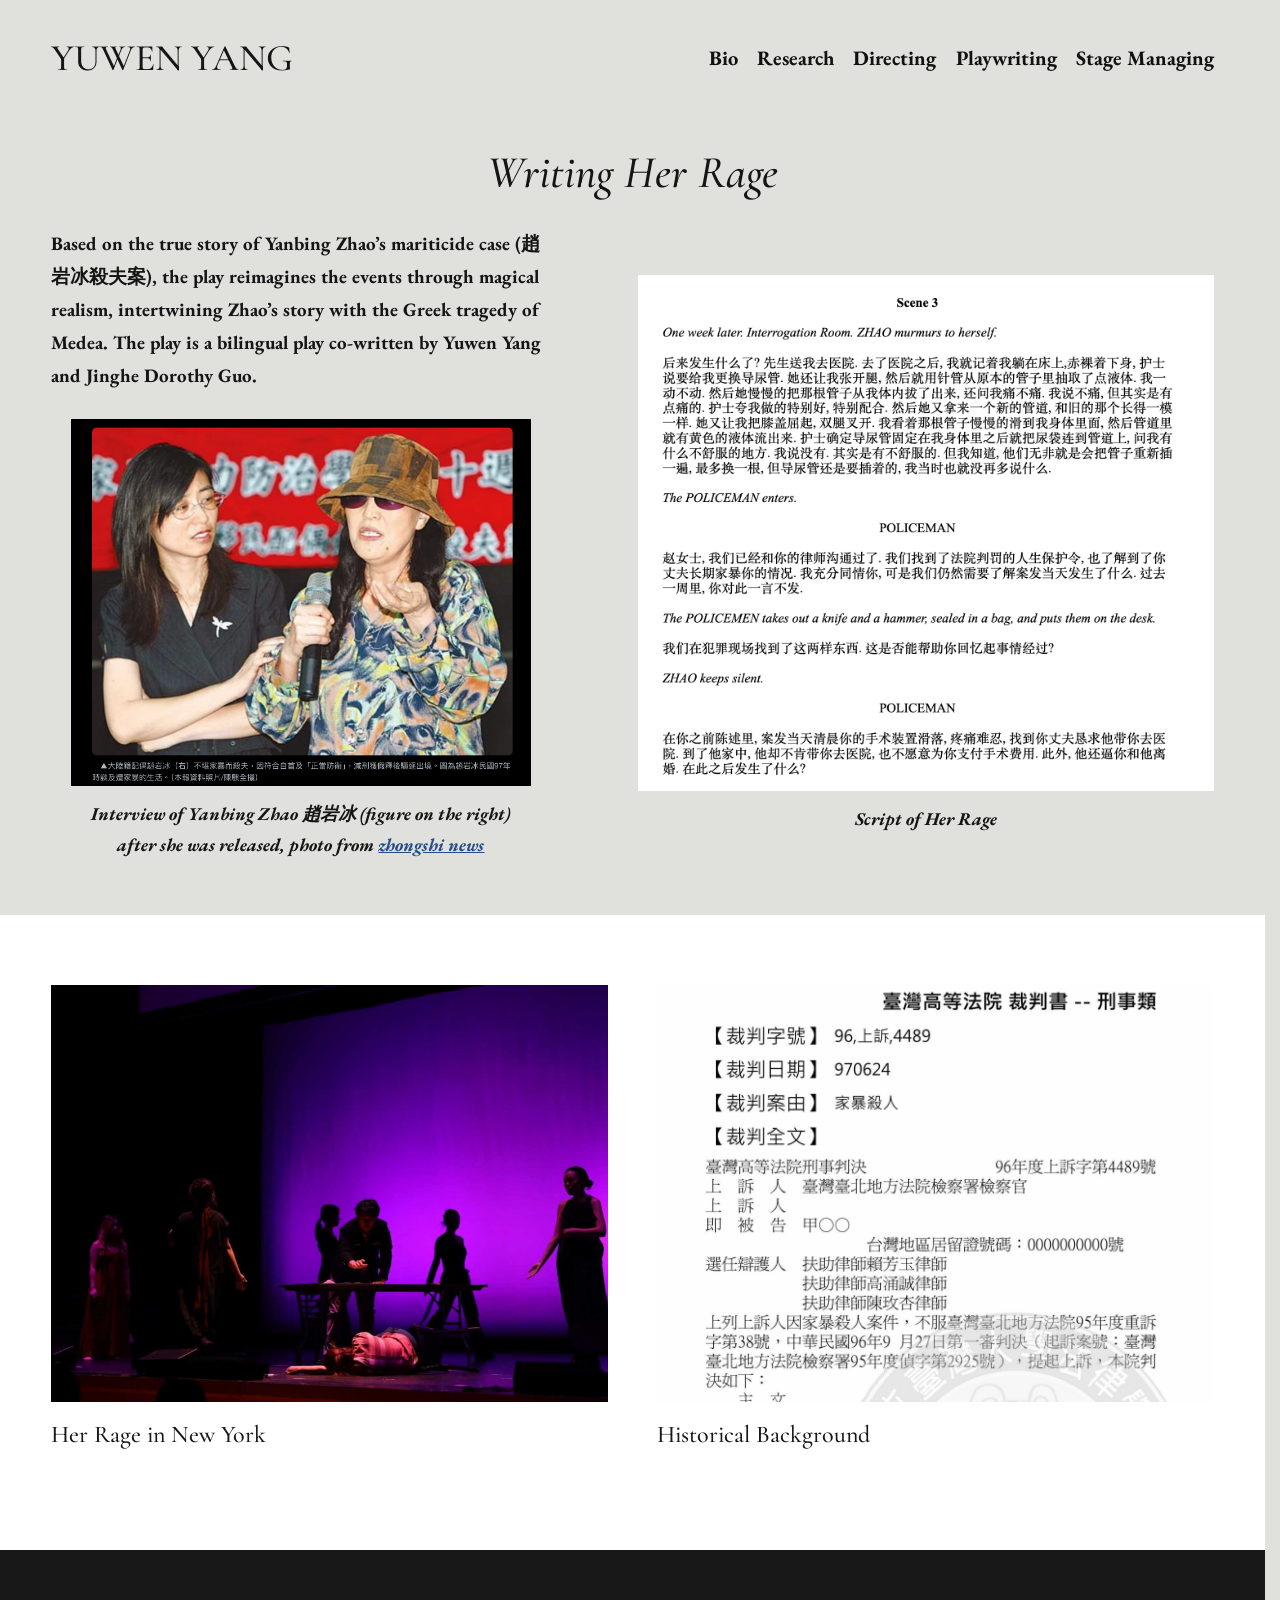
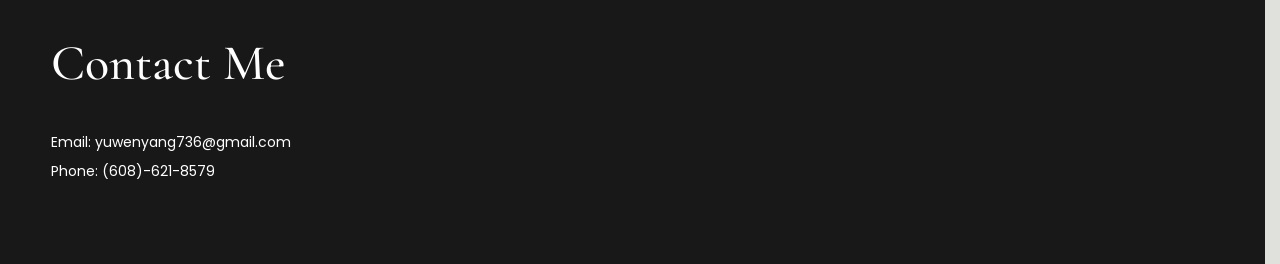
<file: her-rage-writing.html>
<!DOCTYPE html>

<html lang="en"><head><script>document.documentElement.classList.add('header-font-pending');</script><meta charset="utf-8"/><meta content="width=device-width,initial-scale=1" name="viewport"/><meta content="Yuwen Yang — theatre researcher, director, playwright, stage manager" name="description"/><title>Writing Her Rage | YUWEN YANG</title><link href="https://fonts.googleapis.com" rel="preconnect"/><link crossorigin="" href="https://fonts.gstatic.com" rel="preconnect"/><link href="https://fonts.googleapis.com/css2?family=Cormorant+Garamond:ital,wght@0,400;0,500;0,600;0,700;1,400;1,500;1,600&amp;family=EB+Garamond:wght@400;500;600;700&amp;family=Poppins:wght@400;500;600&amp;display=optional" rel="stylesheet"/><link href="style.css?v=20" rel="stylesheet"/><script>(function(){
     var done=false;
     function revealHeader(){ if(done)return;done=true; document.documentElement.classList.remove('header-font-pending'); }
     window.setTimeout(revealHeader, 1200);
     if (document.fonts && document.fonts.load) {
       Promise.all([document.fonts.load('500 38px "Cormorant Garamond"'),document.fonts.load('700 23px "EB Garamond"')])
         .then(revealHeader,revealHeader);
     } else revealHeader();
   })();</script></head><body class="playwriting-page"><a class="skip" href="#content">Skip to content</a><header class="site-header"><a class="logo" href="index.html#site-top">YUWEN YANG</a><button aria-expanded="false" aria-label="Open navigation" class="nav-toggle" type="button"><span></span><span></span><span></span></button><nav aria-label="Main navigation" class="site-nav"><a href="about.html">Bio</a><a href="research-project.html">Research</a><div class="nav-drop"><button aria-controls="nav-submenu-1" aria-expanded="false" aria-haspopup="true" class="drop-trigger" type="button">Directing</button><div aria-label="Directing" class="drop-menu" id="nav-submenu-1"><a href="her-rage.html">Her Rage</a><a href="fanletter.html">Fanletter, the Musical</a></div></div><div class="nav-drop"><button aria-controls="nav-submenu-2" aria-expanded="false" aria-haspopup="true" class="drop-trigger" type="button">Playwriting</button><div aria-label="Playwriting" class="drop-menu" id="nav-submenu-2"><a href="her-rage-writing.html">Her Rage</a></div></div><a href="stage-managing.html">Stage Managing</a></nav></header><main id="content">
<section aria-labelledby="writing-title" class="writing-main">
<h1 id="writing-title">Writing <em>Her Rage</em></h1>
<div class="writing-left">
<p class="writing-overview">Based on the true story of Yanbing Zhao’s mariticide case (趙岩冰殺夫案), the play reimagines the events through magical realism, intertwining Zhao’s story with the Greek tragedy of Medea. The play is a bilingual play co-written by Yuwen Yang and Jinghe Dorothy Guo.</p>
<figure class="writing-interview"><img alt="Yanbing Zhao speaking at a public interview after her release" height="1318" loading="eager" src="assets/her-rage-writing-f5a27eb0d829-------2.49-10-26-26---------.png" width="1650"/><figcaption>Interview of Yanbing Zhao 趙岩冰 (figure on the right) after she was released, photo from <a href="https://tw.news.yahoo.com/%E6%AE%BA%E6%AD%BB%E5%AE%B6%E6%9A%B4%E5%A4%AB-%E9%99%B8%E5%A6%BB%E5%81%87%E9%87%8B%E9%80%90%E5%87%BA%E5%A2%83-213000800.html" rel="noopener noreferrer" target="_blank">zhongshi news</a></figcaption></figure>
</div>
<div class="writing-right">
<figure class="writing-script"><img alt="Page from the bilingual script of Her Rage, Scene 3, an interrogation involving Zhao" height="1264" loading="eager" src="assets/her-rage-writing-bb52d600e270--------2026-10-26-------2.44.13.png" width="1410"/><figcaption>Script of <em>Her Rage</em></figcaption></figure>
</div>
</section>
<section aria-label="Explore writing Her Rage" class="writing-projects">
<div class="writing-project-grid"><div class="writing-project-entry"><a class="writing-project-card" href="her-rage-new-york.html"><img alt="Actors performing Her Rage in New York" loading="lazy" src="assets/playwriting-new-york-cover.jpg"/><span class="writing-cover-label">Her Rage in New York</span></a><a class="writing-card-caption" href="her-rage-new-york.html">Her Rage in New York</a></div><div class="writing-project-entry"><a class="writing-project-card" href="historical-background.html"><img alt="Taiwan court judgment document" loading="lazy" src="assets/playwriting-historical-cover.png"/><span class="writing-cover-label">Historical Background</span></a><a class="writing-card-caption" href="historical-background.html">Historical Background</a></div></div>
</section></main><footer class="site-footer" id="contact"><div class="foot-inner"><h2>Contact Me</h2><p>Email: <a href="mailto:yuwenyang736@gmail.com">yuwenyang736@gmail.com</a></p><p>Phone: <a href="tel:+16086218579">(608)-621-8579</a></p></div></footer><script defer="" src="app.js"></script></body></html>
</file>
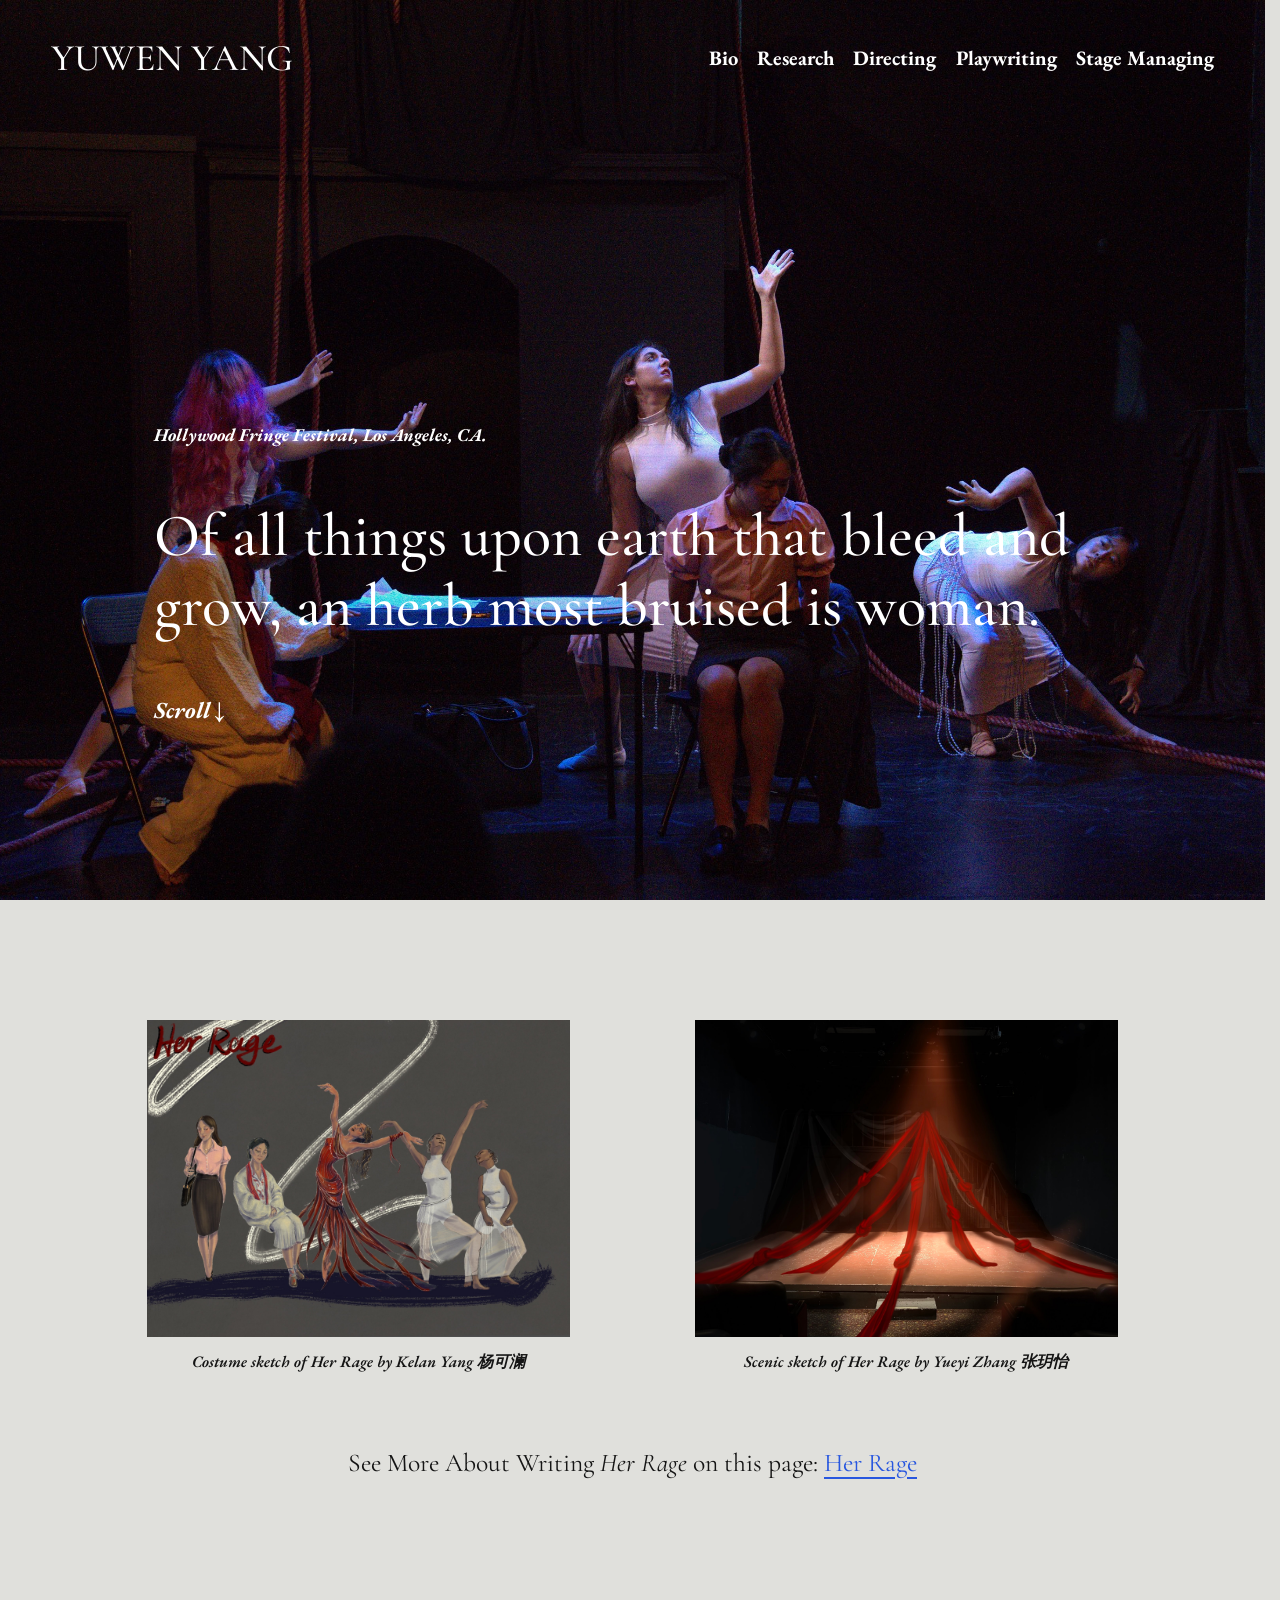
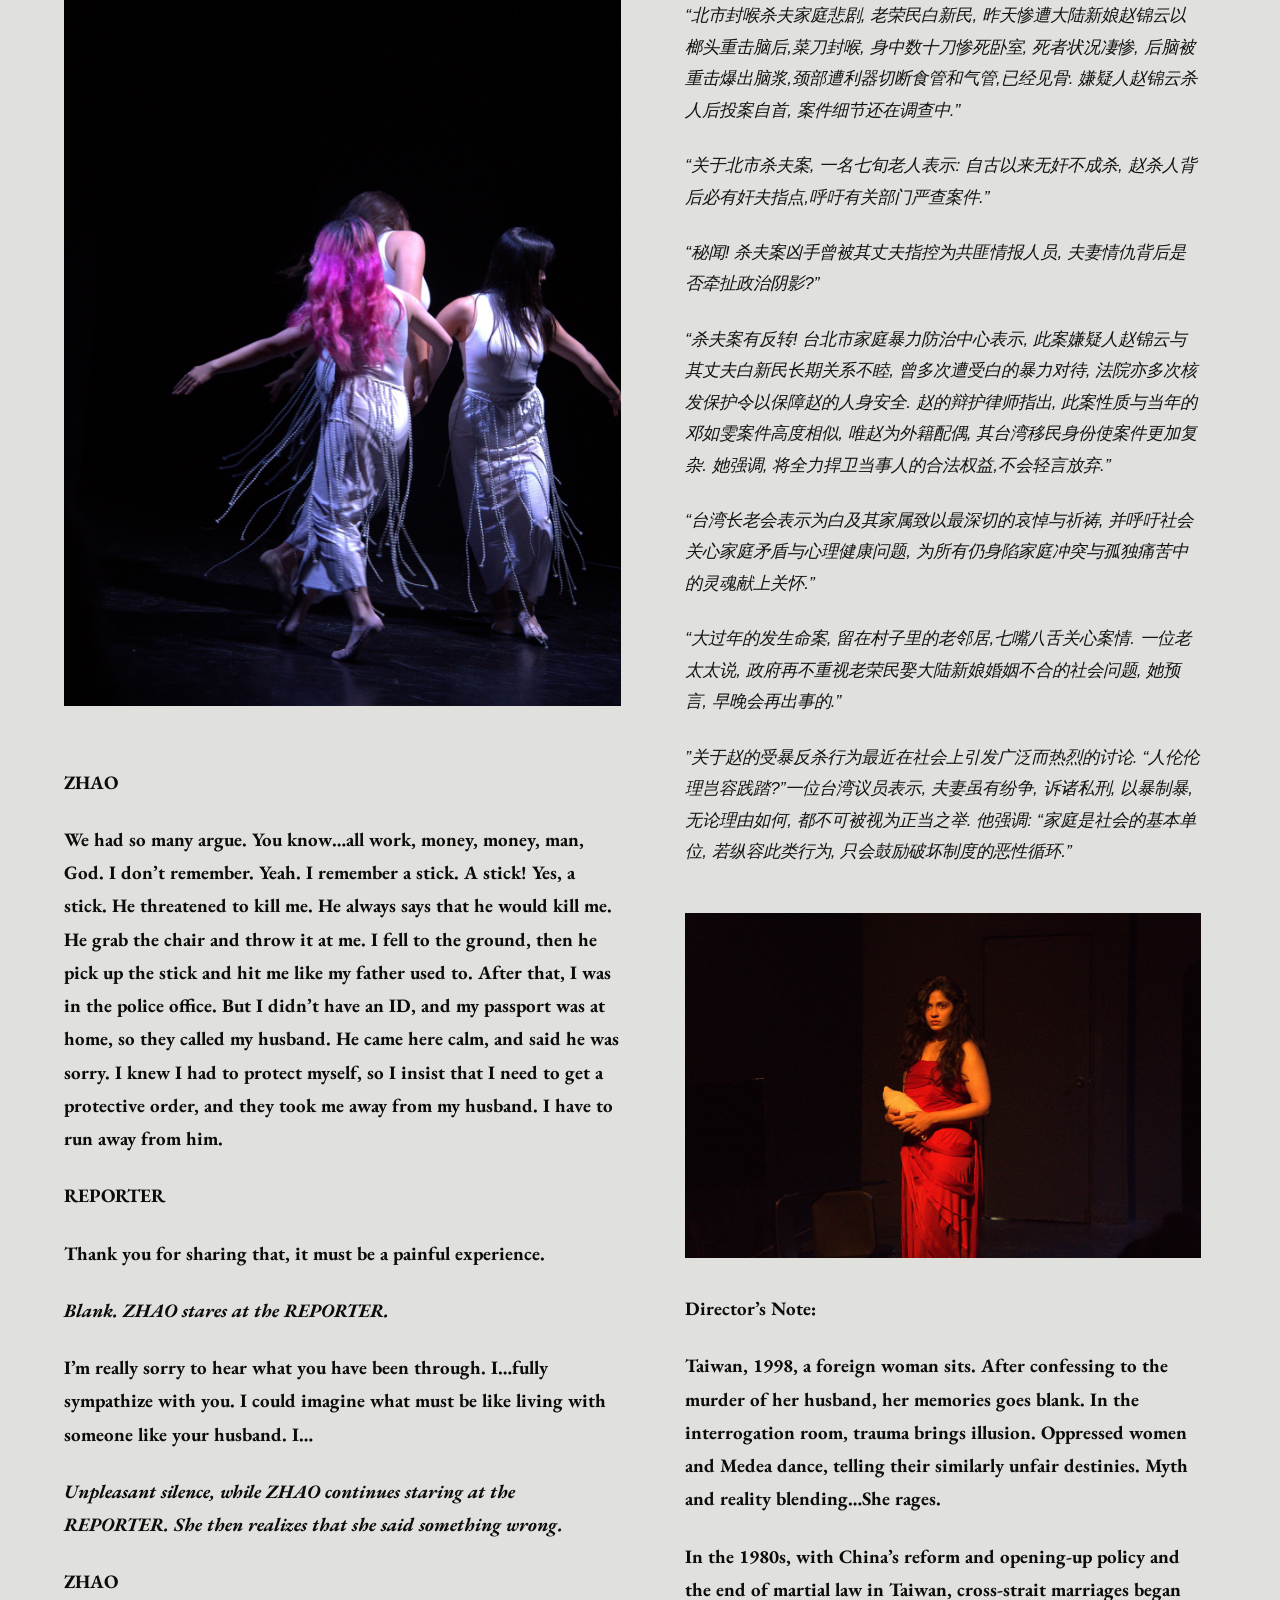
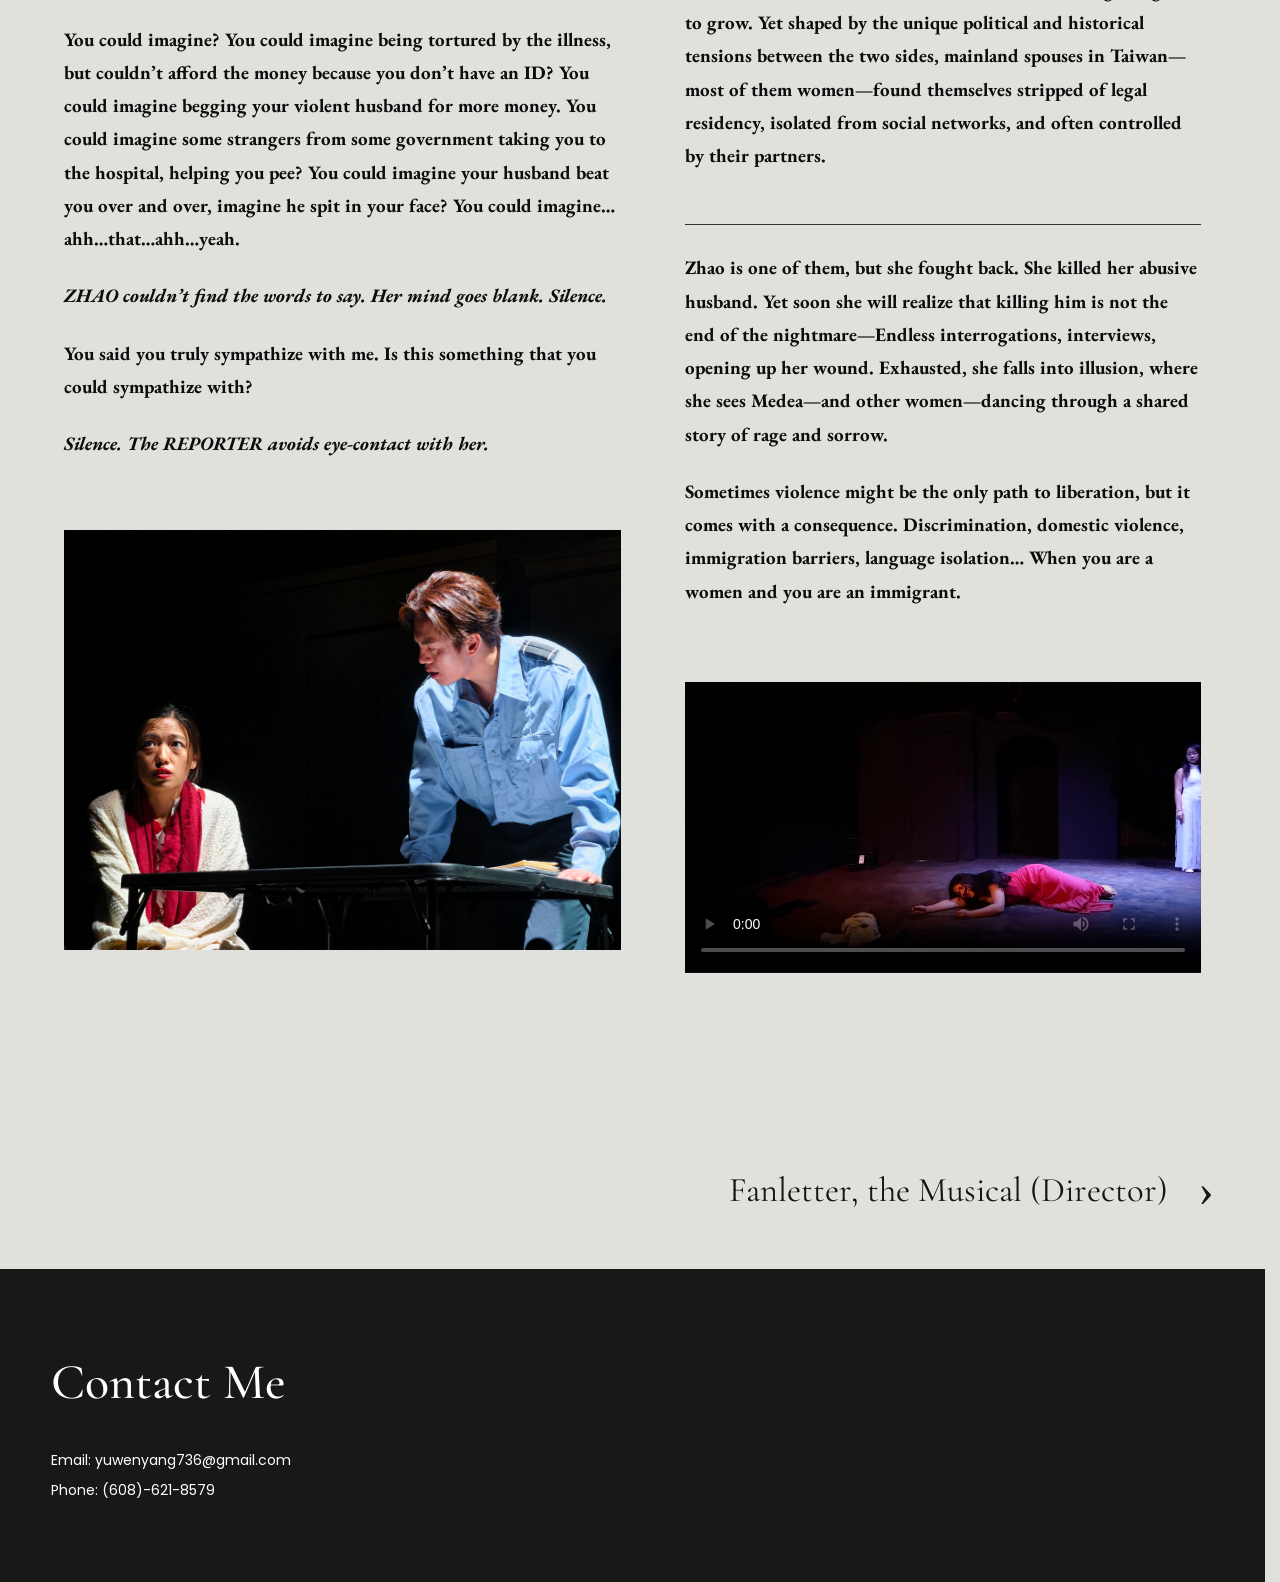
<file: her-rage.html>
<!DOCTYPE html>

<html lang="en"><head><script>document.documentElement.classList.add('header-font-pending');</script><meta charset="utf-8"/><meta content="width=device-width,initial-scale=1" name="viewport"/><meta content="Yuwen Yang — theatre researcher, director, playwright, stage manager" name="description"/><title>Her Rage | YUWEN YANG</title><link href="https://fonts.googleapis.com" rel="preconnect"/><link crossorigin="" href="https://fonts.gstatic.com" rel="preconnect"/><link href="https://fonts.googleapis.com/css2?family=Cormorant+Garamond:ital,wght@0,400;0,500;0,600;0,700;1,400;1,500;1,600&amp;family=EB+Garamond:wght@400;500;600;700&amp;family=Poppins:wght@400;500;600&amp;display=optional" rel="stylesheet"/><link href="style.css?v=19" rel="stylesheet"/><script>(function(){
     var done=false;
     function revealHeader(){ if(done)return;done=true; document.documentElement.classList.remove('header-font-pending'); }
     window.setTimeout(revealHeader, 1200);
     if (document.fonts && document.fonts.load) {
       Promise.all([document.fonts.load('500 38px "Cormorant Garamond"'),document.fonts.load('700 23px "EB Garamond"')])
         .then(revealHeader,revealHeader);
     } else revealHeader();
   })();</script></head><body class="rage-page"><a class="skip" href="#content">Skip to content</a><header class="site-header"><a class="logo" href="index.html#site-top">YUWEN YANG</a><button aria-expanded="false" aria-label="Open navigation" class="nav-toggle" type="button"><span></span><span></span><span></span></button><nav aria-label="Main navigation" class="site-nav"><a href="about.html">Bio</a><a href="research-project.html">Research</a><div class="nav-drop"><button aria-controls="nav-submenu-1" aria-expanded="false" aria-haspopup="true" class="drop-trigger" type="button">Directing</button><div aria-label="Directing" class="drop-menu" id="nav-submenu-1"><a href="her-rage.html">Her Rage</a><a href="fanletter.html">Fanletter, the Musical</a></div></div><div class="nav-drop"><button aria-controls="nav-submenu-2" aria-expanded="false" aria-haspopup="true" class="drop-trigger" type="button">Playwriting</button><div aria-label="Playwriting" class="drop-menu" id="nav-submenu-2"><a href="her-rage-writing.html">Her Rage</a></div></div><a href="stage-managing.html">Stage Managing</a></nav></header><main id="content">
<section aria-label="Her Rage, theatrical production" class="rage-hero">
<div class="rage-hero-shade"></div>
<div class="rage-hero-content">
<p class="rage-eyebrow"><em>Hollywood Fringe Festival, Los Angeles, CA.</em></p>
<h1>Of all things upon earth that bleed and grow, an herb most bruised is woman.</h1>
<a class="rage-scroll" href="#rage-sketches">Scroll ↓</a>
</div>
</section>
<section aria-label="Set and costume designs" class="rage-sketch-section" id="rage-sketches">
<div class="rage-sketch-grid">
<figure><img alt="Her Rage costume design sketches" height="825" loading="lazy" src="assets/her-rage-43cdbeda7ea6-IMG_2896.JPG" width="1100"/><figcaption>Costume sketch of Her Rage by Kelan Yang 杨可澜</figcaption></figure>
<figure><img alt="Her Rage scenic sketch with red fabric" height="825" loading="lazy" src="assets/her-rage-1bafd1908df1-4191747015139_.pic_hd.jpg" width="1100"/><figcaption>Scenic sketch of Her Rage by Yueyi Zhang 张玥怡</figcaption></figure>
</div>
<p class="rage-writing-ref">See More About Writing <em class="normal-weight-em">Her Rage</em> on this page: <a href="her-rage-writing.html">Her Rage</a></p>
</section>
<section aria-label="Production photographs, excerpts and director's notes" class="rage-story">
<div class="rage-story-left">
<figure class="rage-photo rage-dance"><img alt="Three dancers in Her Rage" loading="lazy" src="assets/her-rage-63c96001b243-DSC03477.jpeg"/></figure>
<div class="rage-text rage-dialogue"><p>ZHAO</p><p>We had so many argue. You know…all work, money, money, man, God. I don’t remember. Yeah. I remember a stick. A stick! Yes, a stick. He threatened to kill me. He always says that he would kill me. He grab the chair and throw it at me. I fell to the ground, then he pick up the stick and hit me like my father used to. After that, I was in the police office. But I didn’t have an ID, and my passport was at home, so they called my husband. He came here calm, and said he was sorry. I knew I had to protect myself, so I insist that I need to get a protective order, and they took me away from my husband. I have to run away from him.</p><p>REPORTER</p><p>Thank you for sharing that, it must be a painful experience.</p><p><em>Blank. ZHAO stares at the REPORTER.</em></p><p>I’m really sorry to hear what you have been through. I…fully sympathize with you. I could imagine what must be like living with someone like your husband. I…</p><p><em>Unpleasant silence, while ZHAO continues staring at the REPORTER. She then realizes that she said something wrong.</em></p><p>ZHAO</p><p>You could imagine? You could imagine being tortured by the illness, but couldn’t afford the money because you don’t have an ID? You could imagine begging your violent husband for more money. You could imagine some strangers from some government taking you to the hospital, helping you pee? You could imagine your husband beat you over and over, imagine he spit in your face? You could imagine…ahh…that…ahh…yeah.</p><p><em>ZHAO couldn’t find the words to say. Her mind goes blank. Silence.</em></p><p>You said you truly sympathize with me. Is this something that you could sympathize with? </p><p><em>Silence. The REPORTER avoids eye-contact with her. </em></p></div>
<figure class="rage-photo rage-interview"><img alt="A woman and an interviewer at a table in Her Rage" loading="lazy" src="assets/her-rage-4b59fee528a1-IMG_20250606_194004.jpg"/></figure>
</div>
<div class="rage-story-right">
<div class="rage-press"><p><em>“北市封喉杀夫家庭悲剧, 老荣民白新民, 昨天惨遭大陆新娘赵锦云以榔头重击脑后,菜刀封喉, 身中数十刀惨死卧室, 死者状况凄惨, 后脑被重击爆出脑浆,颈部遭利器切断食管和气管,已经见骨. 嫌疑人赵锦云杀人后投案自首, 案件细节还在调查中.”</em></p><p><em>“关于北市杀夫案, 一名七旬老人表示: 自古以来无奸不成杀, 赵杀人背后必有奸夫指点,呼吁有关部门严查案件.”</em></p><p><em>“秘闻! 杀夫案凶手曾被其丈夫指控为共匪情报人员, 夫妻情仇背后是否牵扯政治阴影?”</em></p><p><em>“杀夫案有反转! 台北市家庭暴力防治中心表示, 此案嫌疑人赵锦云与其丈夫白新民长期关系不睦, 曾多次遭受白的暴力对待, 法院亦多次核发保护令以保障赵的人身安全. 赵的辩护律师指出, 此案性质与当年的邓如雯案件高度相似, 唯赵为外籍配偶, 其台湾移民身份使案件更加复杂. 她强调, 将全力捍卫当事人的合法权益,不会轻言放弃.”</em></p><p><em>“台湾长老会表示为白及其家属致以最深切的哀悼与祈祷, 并呼吁社会关心家庭矛盾与心理健康问题, 为所有仍身陷家庭冲突与孤独痛苦中的灵魂献上关怀.”</em></p><p><em>“大过年的发生命案, 留在村子里的老邻居,七嘴八舌关心案情. 一位老太太说, 政府再不重视老荣民娶大陆新娘婚姻不合的社会问题, 她预言, 早晚会再出事的.”</em></p><p><em>”关于赵的受暴反杀行为最近在社会上引发广泛而热烈的讨论. “人伦伦理岂容践踏?”一位台湾议员表示, 夫妻虽有纷争, 诉诸私刑, 以暴制暴, 无论理由如何, 都不可被视为正当之举. 他强调: “家庭是社会的基本单位, 若纵容此类行为, 只会鼓励破坏制度的恶性循环.”</em></p></div>
<figure class="rage-photo rage-red-costume"><img alt="Performer in red costume in Her Rage" loading="lazy" src="assets/her-rage-ada85be7b7de-DSC03481.jpg"/></figure>
<div class="rage-text rage-director-note"><p><strong>Director’s Note:</strong></p><p>Taiwan, 1998, a foreign woman sits. After confessing to the murder of her husband, her memories goes blank. In the interrogation room, trauma brings illusion. Oppressed women and Medea dance, telling their similarly unfair destinies. Myth and reality blending…She rages. </p><p>In the 1980s, with China’s reform and opening-up policy and the end of martial law in Taiwan, cross-strait marriages began to grow. Yet shaped by the unique political and historical tensions between the two sides, mainland spouses in Taiwan—most of them women—found themselves stripped of legal residency, isolated from social networks, and often controlled by their partners.</p></div>
<hr class="rage-notes-divider"/>
<div class="rage-text rage-conclusion"><p>Zhao is one of them, but she fought back. She killed her abusive husband. Yet soon she will realize that killing him is not the end of the nightmare—Endless interrogations, interviews, opening up her wound. Exhausted, she falls into illusion, where she sees Medea—and other women—dancing through a shared story of rage and sorrow.</p><p>Sometimes violence might be the only path to liberation, but it comes with a consequence. Discrimination, domestic violence, immigration barriers, language isolation… When you are a women and you are an immigrant.</p></div>
<section aria-label="Her Rage stage performance video" class="rage-video-section rage-video-inline">
<video aria-label="Her Rage performance video, 46 seconds" class="rage-video-player" controls="" playsinline="" poster="assets/her-rage-video-poster.jpg" preload="metadata">
<source src="videos/her-rage-performance.mp4" type="video/mp4"/>
   Your browser does not support the video element.
 </video>
</section></div>
</section>

<nav aria-label="Next project" class="rage-pagination"><a href="fanletter.html">Fanletter, the Musical (Director) <span aria-hidden="true">›</span></a></nav>
</main><footer class="site-footer" id="contact"><div class="foot-inner"><h2>Contact Me</h2><p>Email: <a href="mailto:yuwenyang736@gmail.com">yuwenyang736@gmail.com</a></p><p>Phone: <a href="tel:+16086218579">(608)-621-8579</a></p></div></footer><script defer="" src="app.js"></script></body></html>
</file>
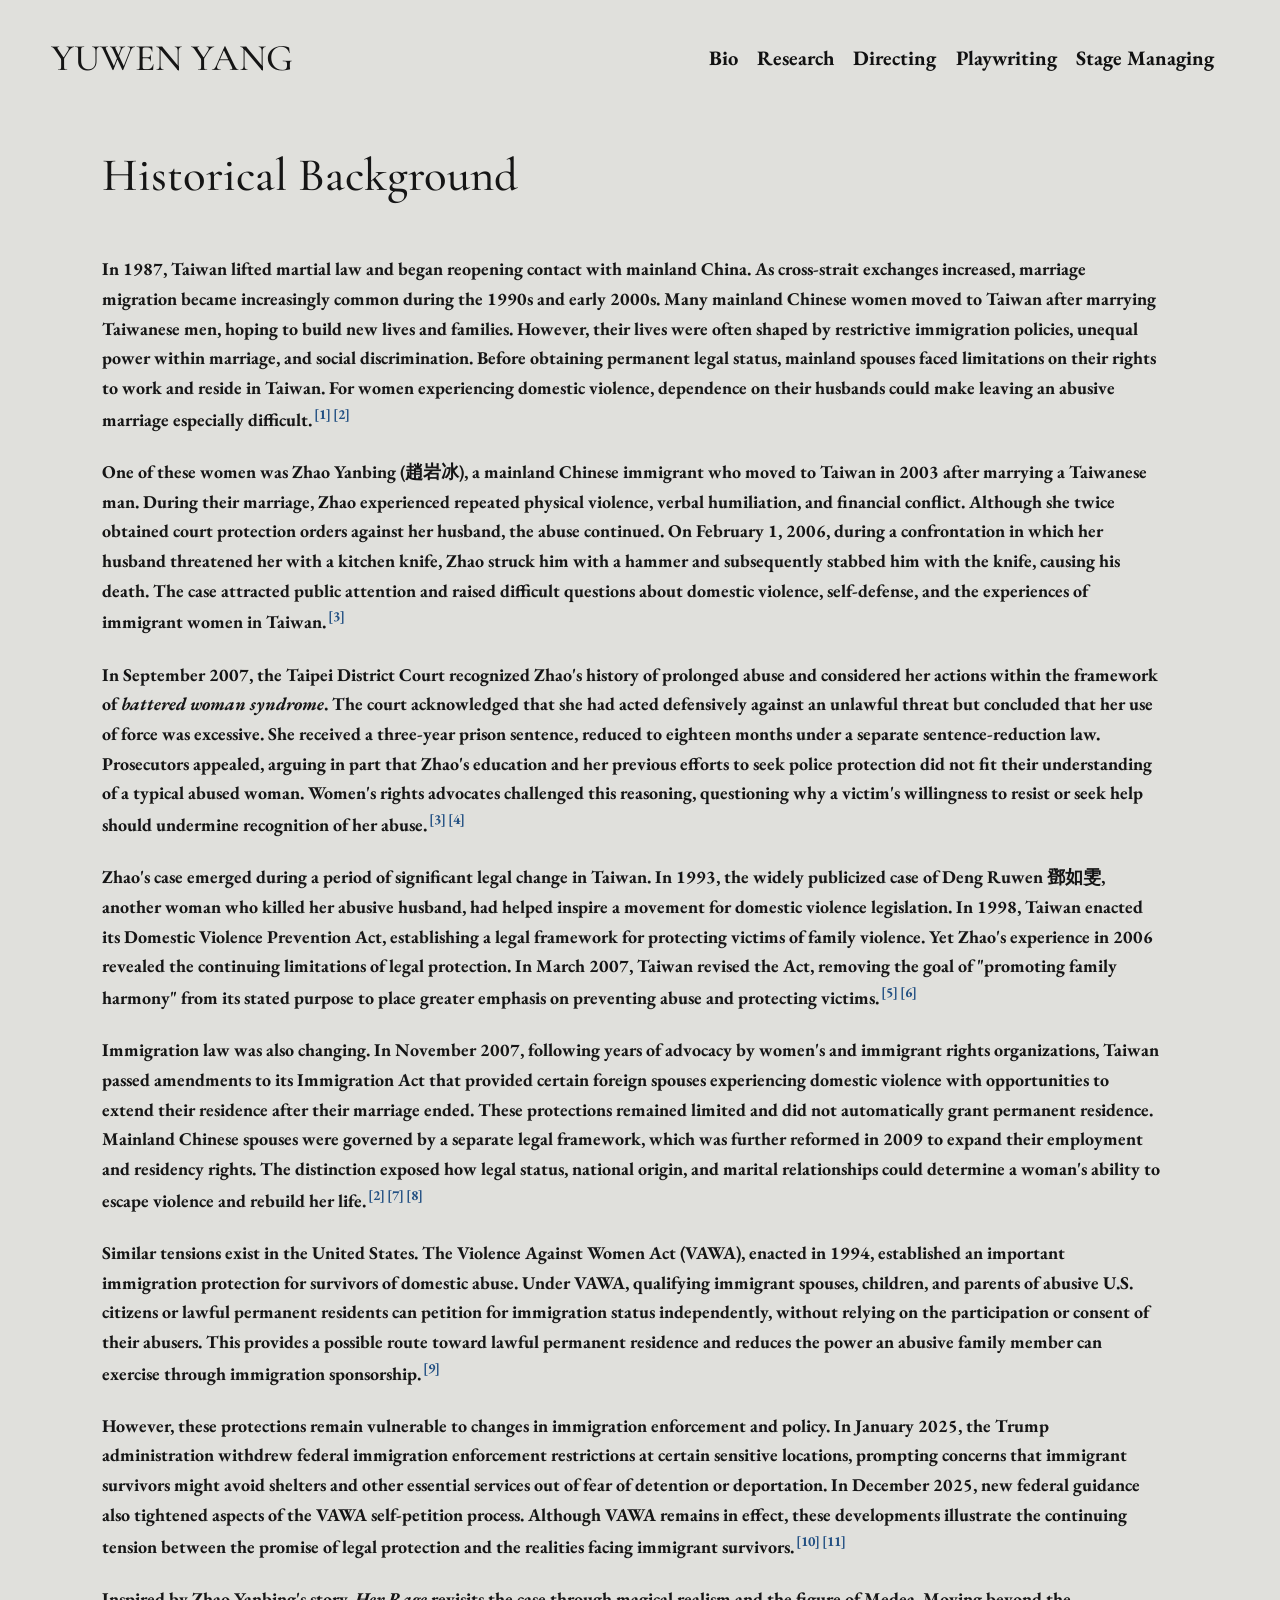
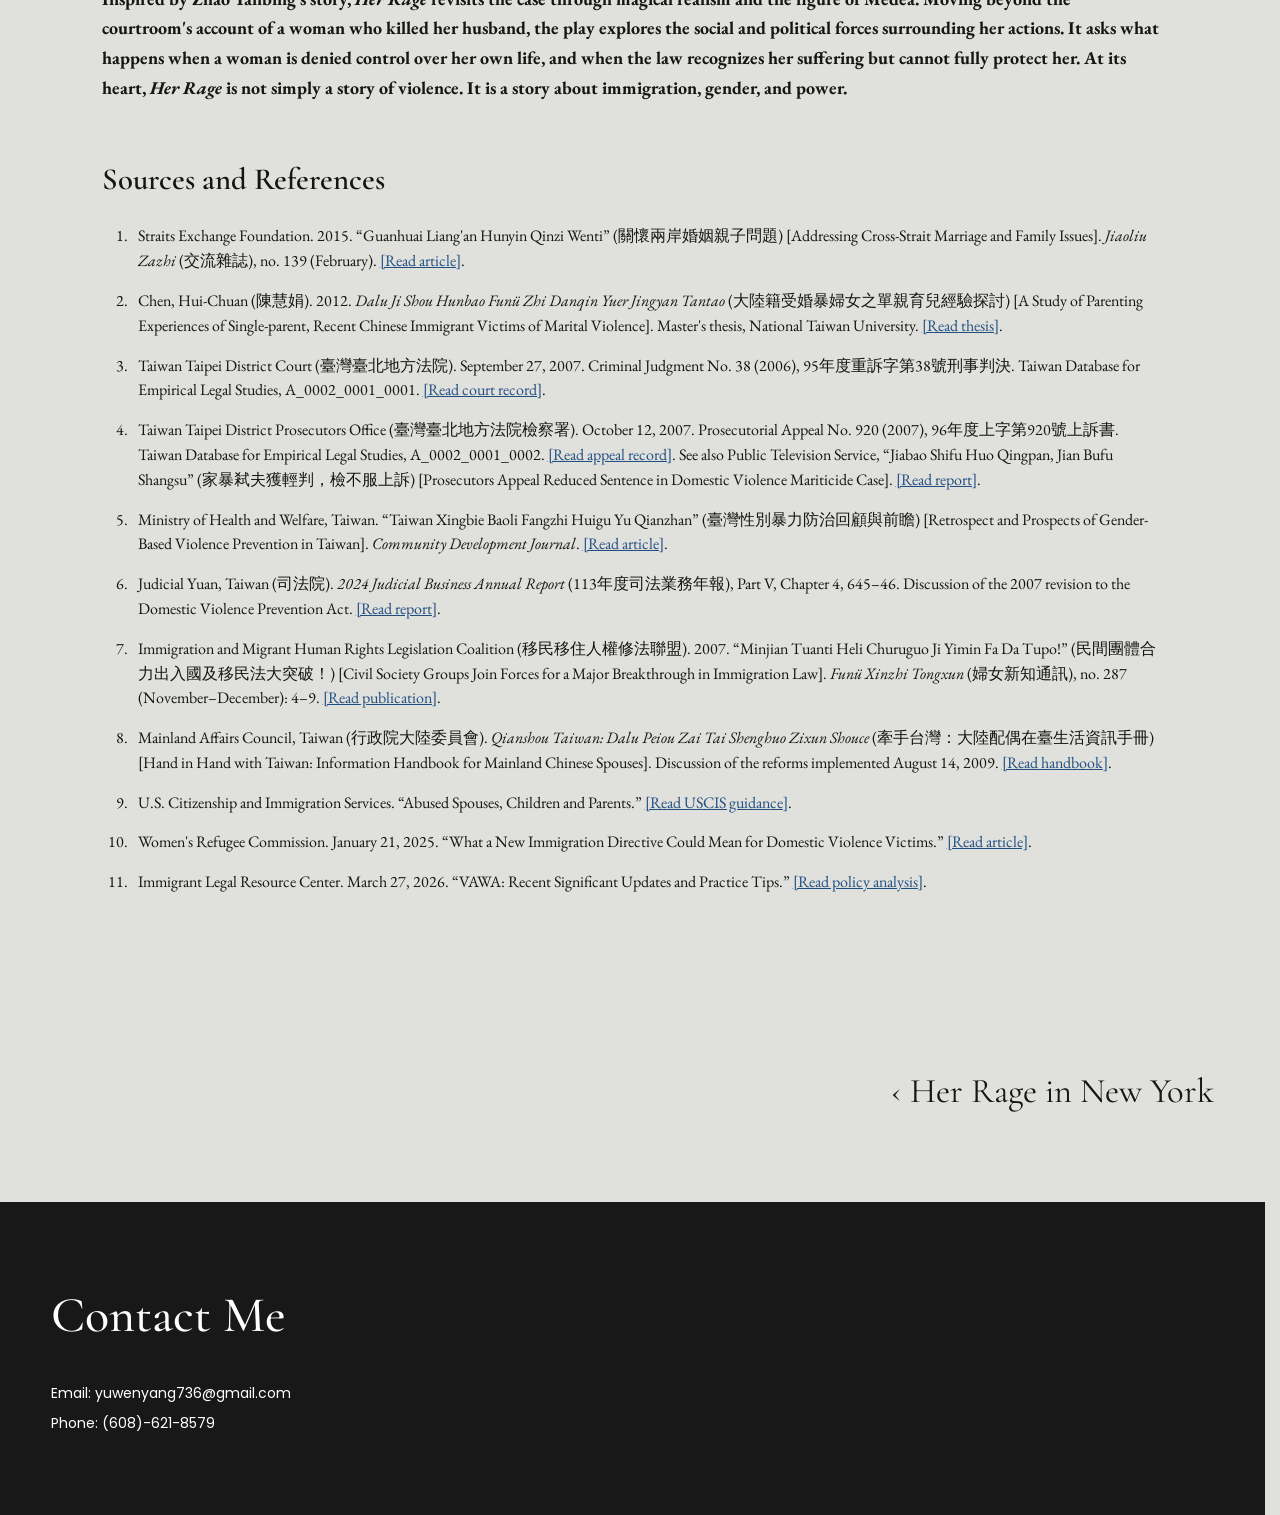
<file: historical-background.html>
<!DOCTYPE html>

<html lang="en"><head><script>document.documentElement.classList.add('header-font-pending');</script><meta charset="utf-8"/><meta content="width=device-width,initial-scale=1" name="viewport"/><meta content="Yuwen Yang — theatre researcher, director, playwright, stage manager" name="description"/><title>Historical Background | YUWEN YANG</title><link href="https://fonts.googleapis.com" rel="preconnect"/><link crossorigin="" href="https://fonts.gstatic.com" rel="preconnect"/><link href="https://fonts.googleapis.com/css2?family=Cormorant+Garamond:ital,wght@0,400;0,500;0,600;0,700;1,400;1,500;1,600&amp;family=EB+Garamond:wght@400;500;600;700&amp;family=Poppins:wght@400;500;600&amp;display=optional" rel="stylesheet"/><link href="style.css?v=20" rel="stylesheet"/><script>(function(){
     var done=false;
     function revealHeader(){ if(done)return;done=true; document.documentElement.classList.remove('header-font-pending'); }
     window.setTimeout(revealHeader, 1200);
     if (document.fonts && document.fonts.load) {
       Promise.all([document.fonts.load('500 38px "Cormorant Garamond"'),document.fonts.load('700 23px "EB Garamond"')])
         .then(revealHeader,revealHeader);
     } else revealHeader();
   })();</script></head><body class="playwriting-detail-page"><a class="skip" href="#content">Skip to content</a><header class="site-header"><a class="logo" href="index.html#site-top">YUWEN YANG</a><button aria-expanded="false" aria-label="Open navigation" class="nav-toggle" type="button"><span></span><span></span><span></span></button><nav aria-label="Main navigation" class="site-nav"><a href="about.html">Bio</a><a href="research-project.html">Research</a><div class="nav-drop"><button aria-controls="nav-submenu-1" aria-expanded="false" aria-haspopup="true" class="drop-trigger" type="button">Directing</button><div aria-label="Directing" class="drop-menu" id="nav-submenu-1"><a href="her-rage.html">Her Rage</a><a href="fanletter.html">Fanletter, the Musical</a></div></div><div class="nav-drop"><button aria-controls="nav-submenu-2" aria-expanded="false" aria-haspopup="true" class="drop-trigger" type="button">Playwriting</button><div aria-label="Playwriting" class="drop-menu" id="nav-submenu-2"><a href="her-rage-writing.html">Her Rage</a></div></div><a href="stage-managing.html">Stage Managing</a></nav></header><main id="content">
<article class="historical-page"><h2 class="historical-subtitle">Historical Background</h2><p>In 1987, Taiwan lifted martial law and began reopening contact with mainland China. As cross-strait exchanges increased, marriage migration became increasingly common during the 1990s and early 2000s. Many mainland Chinese women moved to Taiwan after marrying Taiwanese men, hoping to build new lives and families. However, their lives were often shaped by restrictive immigration policies, unequal power within marriage, and social discrimination. Before obtaining permanent legal status, mainland spouses faced limitations on their rights to work and reside in Taiwan. For women experiencing domestic violence, dependence on their husbands could make leaving an abusive marriage especially difficult.<a aria-label="Source 1" class="note-link" href="#ref-1">[1]</a><a aria-label="Source 2" class="note-link" href="#ref-2">[2]</a></p><p>One of these women was <strong>Zhao Yanbing (趙岩冰)</strong>, a mainland Chinese immigrant who moved to Taiwan in 2003 after marrying a Taiwanese man. During their marriage, Zhao experienced repeated physical violence, verbal humiliation, and financial conflict. Although she twice obtained court protection orders against her husband, the abuse continued. On February 1, 2006, during a confrontation in which her husband threatened her with a kitchen knife, Zhao struck him with a hammer and subsequently stabbed him with the knife, causing his death. The case attracted public attention and raised difficult questions about domestic violence, self-defense, and the experiences of immigrant women in Taiwan.<a aria-label="Source 3" class="note-link" href="#ref-3">[3]</a></p><p>In September 2007, the Taipei District Court recognized Zhao's history of prolonged abuse and considered her actions within the framework of <em>battered woman syndrome</em>. The court acknowledged that she had acted defensively against an unlawful threat but concluded that her use of force was excessive. She received a three-year prison sentence, reduced to eighteen months under a separate sentence-reduction law. Prosecutors appealed, arguing in part that Zhao's education and her previous efforts to seek police protection did not fit their understanding of a typical abused woman. Women's rights advocates challenged this reasoning, questioning why a victim's willingness to resist or seek help should undermine recognition of her abuse.<a aria-label="Source 3" class="note-link" href="#ref-3">[3]</a><a aria-label="Source 4" class="note-link" href="#ref-4">[4]</a></p><p>Zhao's case emerged during a period of significant legal change in Taiwan. In 1993, the widely publicized case of Deng Ruwen 鄧如雯, another woman who killed her abusive husband, had helped inspire a movement for domestic violence legislation. In 1998, Taiwan enacted its Domestic Violence Prevention Act, establishing a legal framework for protecting victims of family violence. Yet Zhao's experience in 2006 revealed the continuing limitations of legal protection. In March 2007, Taiwan revised the Act, removing the goal of "promoting family harmony" from its stated purpose to place greater emphasis on preventing abuse and protecting victims.<a aria-label="Source 5" class="note-link" href="#ref-5">[5]</a><a aria-label="Source 6" class="note-link" href="#ref-6">[6]</a></p><p>Immigration law was also changing. In November 2007, following years of advocacy by women's and immigrant rights organizations, Taiwan passed amendments to its Immigration Act that provided certain foreign spouses experiencing domestic violence with opportunities to extend their residence after their marriage ended. These protections remained limited and did not automatically grant permanent residence. Mainland Chinese spouses were governed by a separate legal framework, which was further reformed in 2009 to expand their employment and residency rights. The distinction exposed how legal status, national origin, and marital relationships could determine a woman's ability to escape violence and rebuild her life.<a aria-label="Source 2" class="note-link" href="#ref-2">[2]</a><a aria-label="Source 7" class="note-link" href="#ref-7">[7]</a><a aria-label="Source 8" class="note-link" href="#ref-8">[8]</a></p><p><strong>Similar tensions exist in the United States</strong>. The Violence Against Women Act (VAWA), enacted in 1994, established an important immigration protection for survivors of domestic abuse. Under VAWA, qualifying immigrant spouses, children, and parents of abusive U.S. citizens or lawful permanent residents can petition for immigration status independently, without relying on the participation or consent of their abusers. This provides a possible route toward lawful permanent residence and reduces the power an abusive family member can exercise through immigration sponsorship.<a aria-label="Source 9" class="note-link" href="#ref-9">[9]</a></p><p>However, these protections remain vulnerable to changes in immigration enforcement and policy. In January 2025, the Trump administration withdrew federal immigration enforcement restrictions at certain sensitive locations, prompting concerns that immigrant survivors might avoid shelters and other essential services out of fear of detention or deportation. In December 2025, new federal guidance also tightened aspects of the VAWA self-petition process. Although VAWA remains in effect, these developments illustrate the continuing tension between the promise of legal protection and the realities facing immigrant survivors.<a aria-label="Source 10" class="note-link" href="#ref-10">[10]</a><a aria-label="Source 11" class="note-link" href="#ref-11">[11]</a></p><p>Inspired by Zhao Yanbing's story, <em>Her Rage</em> revisits the case through magical realism and the figure of Medea. Moving beyond the courtroom's account of a woman who killed her husband, the play explores the social and political forces surrounding her actions. It asks what happens when a woman is denied control over her own life, and when the law recognizes her suffering but cannot fully protect her. At its heart, <em>Her Rage</em> is not simply a story of violence. It is a story about immigration, gender, and power.</p><h2 class="historical-references-title">Sources and References</h2><ol class="historical-sources"><li id="ref-1">Straits Exchange Foundation. 2015. “Guanhuai Liang'an Hunyin Qinzi Wenti” (關懷兩岸婚姻親子問題) [Addressing Cross-Strait Marriage and Family Issues]. <em>Jiaoliu Zazhi</em> (交流雜誌), no. 139 (February). <a href="https://www.sef.org.tw/article-1-129-11083" rel="noopener noreferrer" target="_blank">[Read article]</a>.</li><li id="ref-2">Chen, Hui-Chuan (陳慧娟). 2012. <em>Dalu Ji Shou Hunbao Funü Zhi Danqin Yuer Jingyan Tantao</em> (大陸籍受婚暴婦女之單親育兒經驗探討) [A Study of Parenting Experiences of Single-parent, Recent Chinese Immigrant Victims of Marital Violence]. Master's thesis, National Taiwan University. <a href="https://tdr.lib.ntu.edu.tw/bitstream/123456789/6891/1/ntu-101-1.pdf" rel="noopener noreferrer" target="_blank">[Read thesis]</a>.</li><li id="ref-3">Taiwan Taipei District Court (臺灣臺北地方法院). September 27, 2007. Criminal Judgment No. 38 (2006), 95年度重訴字第38號刑事判決. Taiwan Database for Empirical Legal Studies, A_0002_0001_0001. <a href="https://itdels.digital.ntu.edu.tw/Item.php?ID=A_0002_0001_0001" rel="noopener noreferrer" target="_blank">[Read court record]</a>.</li><li id="ref-4">Taiwan Taipei District Prosecutors Office (臺灣臺北地方法院檢察署). October 12, 2007. Prosecutorial Appeal No. 920 (2007), 96年度上字第920號上訴書. Taiwan Database for Empirical Legal Studies, A_0002_0001_0002. <a href="https://itdels.digital.ntu.edu.tw/Item.php?ID=A_0002_0001_0002" rel="noopener noreferrer" target="_blank">[Read appeal record]</a>. See also Public Television Service, “Jiabao Shifu Huo Qingpan, Jian Bufu Shangsu” (家暴弒夫獲輕判，檢不服上訴) [Prosecutors Appeal Reduced Sentence in Domestic Violence Mariticide Case]. <a href="https://news.pts.org.tw/article/65440" rel="noopener noreferrer" target="_blank">[Read report]</a>.</li><li id="ref-5">Ministry of Health and Welfare, Taiwan. “Taiwan Xingbie Baoli Fangzhi Huigu Yu Qianzhan” (臺灣性別暴力防治回顧與前瞻) [Retrospect and Prospects of Gender-Based Violence Prevention in Taiwan]. <em>Community Development Journal</em>. <a href="https://cdj.sfaa.gov.tw/Journal/Content?gno=6906" rel="noopener noreferrer" target="_blank">[Read article]</a>.</li><li id="ref-6">Judicial Yuan, Taiwan (司法院). <em>2024 Judicial Business Annual Report</em> (113年度司法業務年報), Part V, Chapter 4, 645–46. Discussion of the 2007 revision to the Domestic Violence Prevention Act. <a href="https://www.judicial.gov.tw/tw/dl-254554-569c29c1404f4bbaa3bb3f2e14ca8853.html" rel="noopener noreferrer" target="_blank">[Read report]</a>.</li><li id="ref-7">Immigration and Migrant Human Rights Legislation Coalition (移民移住人權修法聯盟). 2007. “Minjian Tuanti Heli Churuguo Ji Yimin Fa Da Tupo!” (民間團體合力出入國及移民法大突破！) [Civil Society Groups Join Forces for a Major Breakthrough in Immigration Law]. <em>Funü Xinzhi Tongxun</em> (婦女新知通訊), no. 287 (November–December): 4–9. <a href="https://awakening.lib.tku.edu.tw/resources/ebooks/ebook_287.pdf" rel="noopener noreferrer" target="_blank">[Read publication]</a>.</li><li id="ref-8">Mainland Affairs Council, Taiwan (行政院大陸委員會). <em>Qianshou Taiwan: Dalu Peiou Zai Tai Shenghuo Zixun Shouce</em> (牽手台灣：大陸配偶在臺生活資訊手冊) [Hand in Hand with Taiwan: Information Handbook for Mainland Chinese Spouses]. Discussion of the reforms implemented August 14, 2009. <a href="https://ws.mac.gov.tw/001/Upload/OldFile/public/MMO/RPIR/book487.pdf" rel="noopener noreferrer" target="_blank">[Read handbook]</a>.</li><li id="ref-9">U.S. Citizenship and Immigration Services. “Abused Spouses, Children and Parents.” <a href="https://www.uscis.gov/humanitarian/abused-spouses-children-and-parents" rel="noopener noreferrer" target="_blank">[Read USCIS guidance]</a>.</li><li id="ref-10">Women's Refugee Commission. January 21, 2025. “What a New Immigration Directive Could Mean for Domestic Violence Victims.” <a href="https://www.womensrefugeecommission.org/wrc-news/what-a-new-immigration-directive-could-mean-for-domestic-violence-victims/" rel="noopener noreferrer" target="_blank">[Read article]</a>.</li><li id="ref-11">Immigrant Legal Resource Center. March 27, 2026. “VAWA: Recent Significant Updates and Practice Tips.” <a href="https://www.ilrc.org/resources/vawa-recent-significant-updates-and-practice-tips" rel="noopener noreferrer" target="_blank">[Read policy analysis]</a>.</li></ol></article>
<nav aria-label="Previous writing project" class="writing-next"><a href="her-rage-new-york.html"><span aria-hidden="true">‹</span> Her Rage in New York</a></nav>
</main><footer class="site-footer" id="contact"><div class="foot-inner"><h2>Contact Me</h2><p>Email: <a href="mailto:yuwenyang736@gmail.com">yuwenyang736@gmail.com</a></p><p>Phone: <a href="tel:+16086218579">(608)-621-8579</a></p></div></footer><script defer="" src="app.js"></script></body></html>
</file>
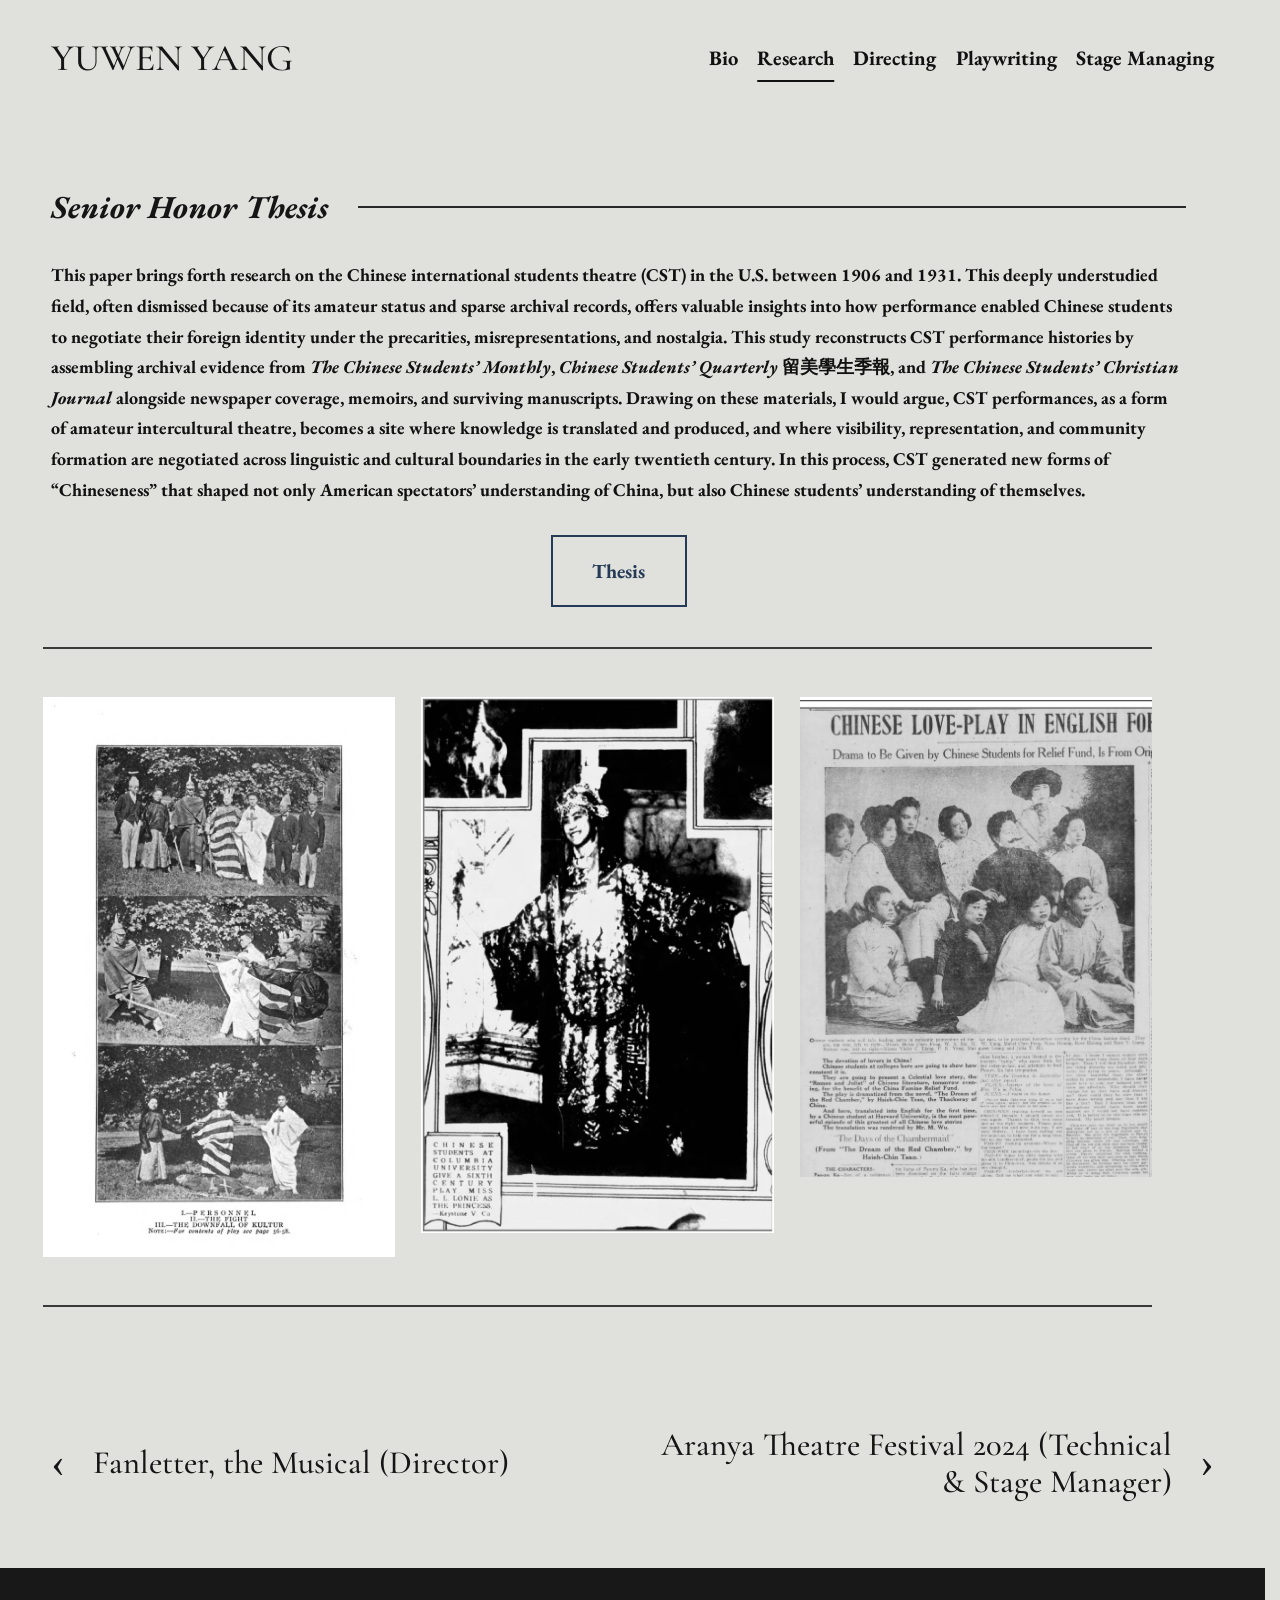
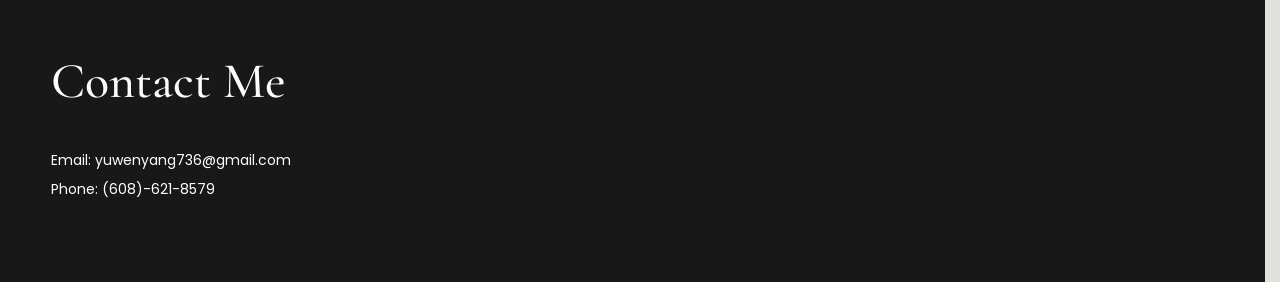
<file: research-project.html>
<!DOCTYPE html>

<html lang="en"><head><script>document.documentElement.classList.add('header-font-pending');</script><meta charset="utf-8"/><meta content="width=device-width,initial-scale=1" name="viewport"/><meta content="Yuwen Yang — theatre researcher, director, playwright, stage manager" name="description"/><title>Research | YUWEN YANG</title><link href="https://fonts.googleapis.com" rel="preconnect"/><link crossorigin="" href="https://fonts.gstatic.com" rel="preconnect"/><link href="https://fonts.googleapis.com/css2?family=Cormorant+Garamond:ital,wght@0,400;0,500;0,600;0,700;1,400;1,500;1,600&amp;family=EB+Garamond:wght@400;500;600;700&amp;family=Poppins:wght@400;500;600&amp;display=optional" rel="stylesheet"/><link href="style.css?v=19" rel="stylesheet"/><script>(function(){
     var done=false;
     function revealHeader(){ if(done)return;done=true; document.documentElement.classList.remove('header-font-pending'); }
     window.setTimeout(revealHeader, 1200);
     if (document.fonts && document.fonts.load) {
       Promise.all([document.fonts.load('500 38px "Cormorant Garamond"'),document.fonts.load('700 23px "EB Garamond"')])
         .then(revealHeader,revealHeader);
     } else revealHeader();
   })();</script></head><body class="research-page"><a class="skip" href="#content">Skip to content</a><header class="site-header"><a class="logo" href="index.html#site-top">YUWEN YANG</a><button aria-expanded="false" aria-label="Open navigation" class="nav-toggle" type="button"><span></span><span></span><span></span></button><nav aria-label="Main navigation" class="site-nav"><a href="about.html">Bio</a><a aria-current="page" href="research-project.html">Research</a><div class="nav-drop"><button aria-controls="nav-submenu-1" aria-expanded="false" aria-haspopup="true" class="drop-trigger" type="button">Directing</button><div aria-label="Directing" class="drop-menu" id="nav-submenu-1"><a href="her-rage.html">Her Rage</a><a href="fanletter.html">Fanletter, the Musical</a></div></div><div class="nav-drop"><button aria-controls="nav-submenu-2" aria-expanded="false" aria-haspopup="true" class="drop-trigger" type="button">Playwriting</button><div aria-label="Playwriting" class="drop-menu" id="nav-submenu-2"><a href="her-rage-writing.html">Her Rage</a></div></div><a href="stage-managing.html">Stage Managing</a></nav></header><main id="content"><section aria-labelledby="research-title" class="research-panel">
<div class="research-title-row">
<h1 id="research-title">Senior Honor Thesis</h1>
<span aria-hidden="true" class="research-rule"></span>
</div>
<div class="research-copy">
<p>This paper brings forth research on the Chinese international students theatre (CST) in the U.S. between 1906 and 1931. This deeply understudied field, often dismissed because of its amateur status and sparse archival records, offers valuable insights into how performance enabled Chinese students to negotiate their foreign identity under the precarities, misrepresentations, and nostalgia. This study reconstructs CST performance histories by assembling archival evidence from <em>The Chinese Students’ Monthly</em>, <em>Chinese Students’ Quarterly</em> 留美學生季報, and <em>The Chinese Students’ Christian Journal</em> alongside newspaper coverage, memoirs, and surviving manuscripts. Drawing on these materials, I would argue, CST performances, as a form of amateur intercultural theatre, becomes a site where knowledge is translated and produced, and where visibility, representation, and community formation are negotiated across linguistic and cultural boundaries in the early twentieth century. In this process, CST generated new forms of “Chineseness” that shaped not only American spectators’ understanding of China, but also Chinese students’ understanding of themselves.</p>
</div>
<div class="research-thesis-action">
<a aria-label="Open Senior Honor Thesis PDF in a new tab" class="research-thesis-button" href="files/Senior-Honor-Thesis_Yuwen-Yang_2026.pdf" rel="noopener noreferrer" target="_blank" type="application/pdf">Thesis</a>
</div>
<hr class="research-section-divider"/>
<div aria-label="Archival photographs from the research" class="research-gallery">
<figure><img alt="Archival photographic scenes of early twentieth-century Chinese student performances" loading="lazy" src="assets/research-project-6f58fdcf57ee-inu.32000003292523-seq_41.jpg"/></figure>
<figure><img alt="Archival newspaper photograph of a Chinese performer in costume" loading="lazy" src="assets/research-project-4d789eed5f48-Untitled-document-cropped.jpg"/></figure>
<figure><img alt="Historic newspaper clipping about a Chinese student theatrical performance" loading="lazy" src="assets/index-819e6e96fd74-Boston-Post-1921-article-tight.jpg"/></figure>
</div>
<hr class="research-gallery-divider"/>
</section><nav aria-label="Previous and next portfolio projects" class="project-pager"><a class="project-pager-link project-pager-left" href="fanletter.html"><span aria-hidden="true" class="project-pager-arrow">‹</span><span class="project-pager-name">Fanletter, the Musical (Director)</span></a><a class="project-pager-link project-pager-right" href="aranya.html"><span class="project-pager-name">Aranya Theatre Festival 2024 (Technical &amp; Stage Manager)</span><span aria-hidden="true" class="project-pager-arrow">›</span></a></nav></main><footer class="site-footer" id="contact"><div class="foot-inner"><h2>Contact Me</h2><p>Email: <a href="mailto:yuwenyang736@gmail.com">yuwenyang736@gmail.com</a></p><p>Phone: <a href="tel:+16086218579">(608)-621-8579</a></p></div></footer><script defer="" src="app.js"></script></body></html>
</file>
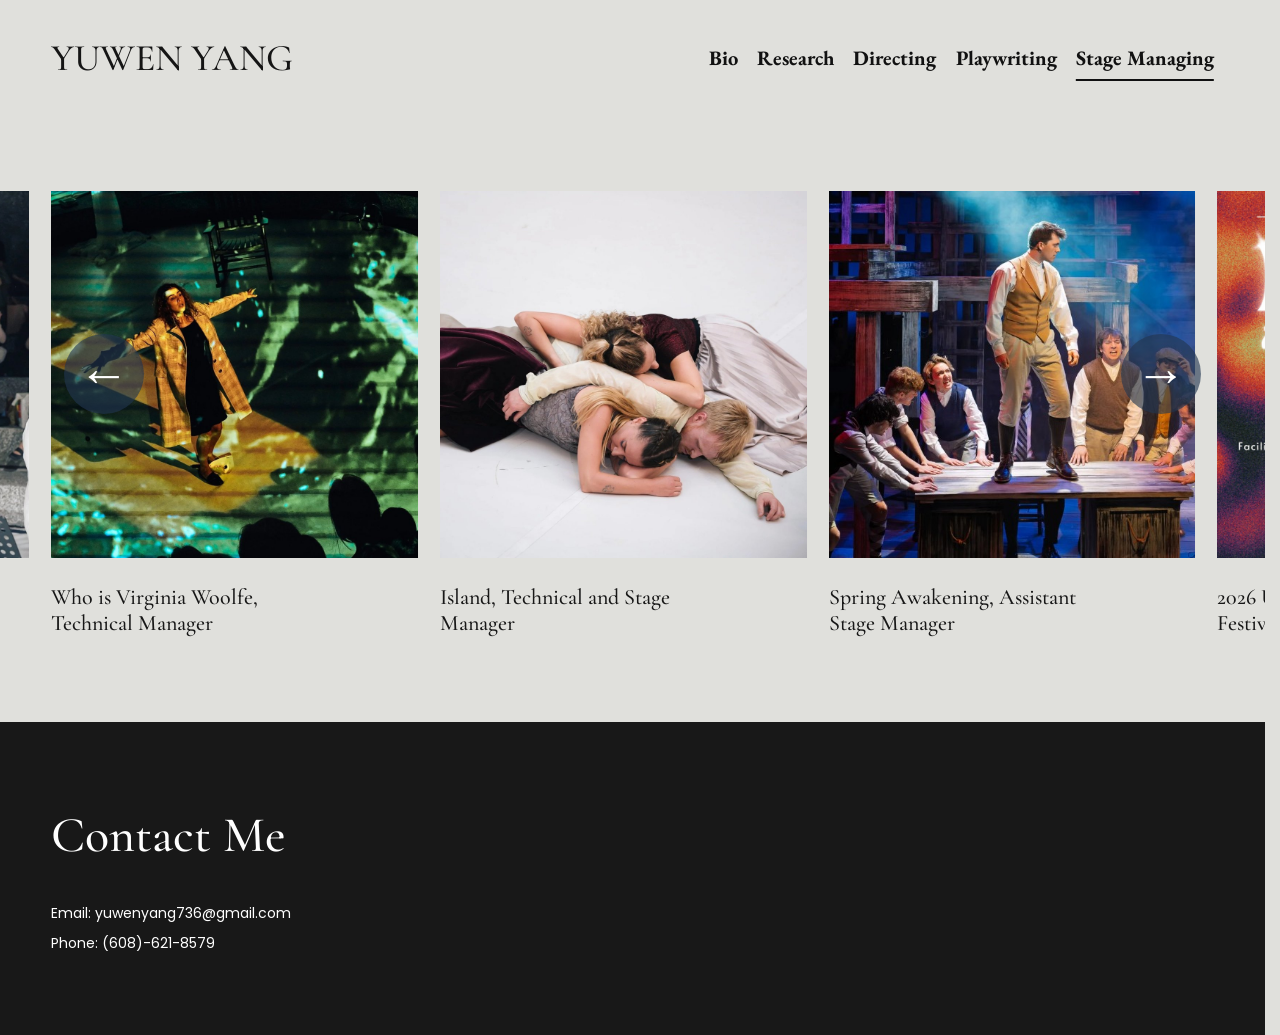
<file: stage-managing.html>
<!DOCTYPE html>

<html lang="en"><head><script>document.documentElement.classList.add('header-font-pending');</script><meta charset="utf-8"/><meta content="width=device-width,initial-scale=1" name="viewport"/><meta content="Yuwen Yang — theatre researcher, director, playwright, stage manager" name="description"/><title>Stage Managing | YUWEN YANG</title><link href="https://fonts.googleapis.com" rel="preconnect"/><link crossorigin="" href="https://fonts.gstatic.com" rel="preconnect"/><link href="https://fonts.googleapis.com/css2?family=Cormorant+Garamond:ital,wght@0,400;0,500;0,600;0,700;1,400;1,500;1,600&amp;family=EB+Garamond:wght@400;500;600;700&amp;family=Poppins:wght@400;500;600&amp;display=optional" rel="stylesheet"/><link href="style.css?v=19" rel="stylesheet"/><script>(function(){
     var done=false;
     function revealHeader(){ if(done)return;done=true; document.documentElement.classList.remove('header-font-pending'); }
     window.setTimeout(revealHeader, 1200);
     if (document.fonts && document.fonts.load) {
       Promise.all([document.fonts.load('500 38px "Cormorant Garamond"'),document.fonts.load('700 23px "EB Garamond"')])
         .then(revealHeader,revealHeader);
     } else revealHeader();
   })();</script></head><body class="stage-page"><a class="skip" href="#content">Skip to content</a><header class="site-header"><a class="logo" href="index.html#site-top">YUWEN YANG</a><button aria-expanded="false" aria-label="Open navigation" class="nav-toggle" type="button"><span></span><span></span><span></span></button><nav aria-label="Main navigation" class="site-nav"><a href="about.html">Bio</a><a href="research-project.html">Research</a><div class="nav-drop"><button aria-controls="nav-submenu-1" aria-expanded="false" aria-haspopup="true" class="drop-trigger" type="button">Directing</button><div aria-label="Directing" class="drop-menu" id="nav-submenu-1"><a href="her-rage.html">Her Rage</a><a href="fanletter.html">Fanletter, the Musical</a></div></div><div class="nav-drop"><button aria-controls="nav-submenu-2" aria-expanded="false" aria-haspopup="true" class="drop-trigger" type="button">Playwriting</button><div aria-label="Playwriting" class="drop-menu" id="nav-submenu-2"><a href="her-rage-writing.html">Her Rage</a></div></div><a aria-current="page" href="stage-managing.html">Stage Managing</a></nav></header><main id="content"><section class="content-panel stage-panel"><h1 class="visually-hidden">Stage Managing</h1><div aria-label="Stage managing production gallery" aria-roledescription="carousel" class="stage-carousel" role="region" tabindex="0"><div class="stage-viewport"><div class="stage-track" role="list"><figure class="stage-card" role="listitem"><img alt="Theatrical puppet show, stage production with performers and puppets" loading="lazy" src="assets/stage-managing-131ad47adc89-295.JPG"/><figcaption>Glass Puppet, Stage Manager</figcaption></figure><figure class="stage-card" role="listitem"><img alt="Stage production, Love Universe" loading="lazy" src="assets/stage-managing-af0a2a90381b-WWW01870.jpg"/><figcaption>Love Universe, Technical &amp; Stage Manager</figcaption></figure><figure class="stage-card" role="listitem"><img alt="Performing artist standing in dramatic green projected light" loading="lazy" src="assets/stage-managing-85867c9809fa-DEN05859.jpg"/><figcaption>Who is Virginia Woolfe, Technical Manager</figcaption></figure><figure class="stage-card" role="listitem"><img alt="Three performers resting together on a white floor" loading="lazy" src="assets/stage-managing-8661b4b778c2-DSC01154.jpg"/><figcaption>Island, Technical and Stage Manager</figcaption></figure><figure class="stage-card" role="listitem"><img alt="Stage performance from Spring Awakening" loading="lazy" src="assets/stage-managing-spring-awakening-temporary.jpg"/><figcaption>Spring Awakening, Assistant Stage Manager</figcaption></figure><figure class="stage-card" role="listitem"><img alt="Poster for UW–Madison New Play Festival" loading="lazy" src="assets/stage-managing-fd15281cc7b3-------4.32-10-26-26---------.png"/><figcaption>2026 UW-Madison New Play Festival, Stage Manager</figcaption></figure></div></div><button aria-label="Previous production" class="stage-arrow stage-arrow-prev" type="button">←</button><button aria-label="Next production" class="stage-arrow stage-arrow-next" type="button">→</button></div></section></main><footer class="site-footer" id="contact"><div class="foot-inner"><h2>Contact Me</h2><p>Email: <a href="mailto:yuwenyang736@gmail.com">yuwenyang736@gmail.com</a></p><p>Phone: <a href="tel:+16086218579">(608)-621-8579</a></p></div></footer><script defer="" src="app.js"></script><script defer="" src="stage-carousel.js"></script></body></html>
</file>
<file: style.css>
:root{--paper:#e0e0dc;--ink:#151515;--muted:#4f4b46;--page-gutter:4vw;--accent:#b3aea8;--serif:'Cormorant Garamond',Georgia,serif;--nav-serif:'Adobe Garamond Pro','EB Garamond',Georgia,serif;--sans:'Poppins',Arial,sans-serif}
*{box-sizing:border-box} html{scroll-behavior:smooth}body{margin:0;background:var(--paper);color:var(--ink);font-family:var(--sans);font-size:15px;line-height:1.75;-webkit-font-smoothing:antialiased}a{color:inherit}button{font:inherit}.skip{position:absolute;left:-9999px;top:5px;z-index:100}.skip:focus{left:20px;background:#fff;padding:10px}
.site-header{position:relative;z-index:25;min-height:106px;padding:22px var(--page-gutter);display:flex;align-items:center;justify-content:space-between;gap:30px;background:var(--paper)}
.logo{font-family:var(--serif);font-size:clamp(32px,calc(1.2vw + 16px),37.6px);line-height:1.4;text-decoration:none;letter-spacing:0;font-weight:500;white-space:nowrap}
.site-nav{display:flex;align-items:center;gap:27px}.site-nav>a,.drop-trigger{color:#111;display:block;font-family:var(--nav-serif);font-size:clamp(19.2px,calc(.24vw + 16px),20.32px);font-weight:700;text-decoration:none;border:0;background:transparent;cursor:pointer;padding:10px 0;line-height:1.4}
.site-nav>a:hover,.drop-trigger:hover,.drop-menu a:hover{text-decoration:underline;text-underline-offset:4px}.drop-trigger span{font-size:17px;margin-left:3px}.nav-drop{position:relative}.drop-menu{position:absolute;top:calc(100% - 2px);left:-22px;width:max-content;min-width:225px;background:var(--paper);box-shadow:0 8px 22px #00000018;padding:14px 18px;display:none;flex-direction:column;gap:5px}.drop-menu a{font-size:18px;text-decoration:none;padding:8px 3px}
.nav-drop:hover .drop-menu,.nav-drop:focus-within .drop-menu,.nav-drop.is-open .drop-menu{display:flex}.nav-toggle{display:none;cursor:pointer;padding:8px;border:0;background:transparent}.nav-toggle span{display:block;width:24px;height:1px;margin:6px 0;background:#222}
/* Homepage — Squarespace screenshot alignment (v4) */
.home-hero{display:grid;grid-template-columns:minmax(0,5fr) minmax(0,6fr);gap:8.6vw;align-items:stretch;padding:4.15vw var(--page-gutter) 0;min-height:520px;max-width:1850px;margin:auto}
.home-image img{display:block;width:100%;height:100%;min-height:470px;max-height:none;object-fit:cover;object-position:center}
.home-statement{display:flex;flex-direction:column;justify-content:flex-start;align-items:stretch;padding:0}
.hero-intro{display:flex;align-items:center;gap:3.4vw;margin:0 0 40px}
.hero-intro h4{font-family:var(--serif);font-size:clamp(25.6px,calc(16px + .72vw),29px);line-height:1.366;font-weight:500;white-space:nowrap;margin:0}
.hero-rule{border-top:1px solid #222;flex:1;min-width:20px;width:auto;margin:0}
.home-statement h1{font-family:var(--serif);font-size:clamp(45px,calc(16px + 3.6vw),80.8px);font-weight:500;line-height:1.232;letter-spacing:0;margin:0}
.home-statement h1 em{font-weight:500}
.scroll-down{font-family:var(--serif);font-size:clamp(40px,4.3vw,70px);line-height:1.05;text-align:center;text-decoration:none;margin-top:34px}
.section-label{text-align:center;padding:94px 0 80px;font-family:'EB Garamond',Georgia,serif;font-size:clamp(24px,calc(16px + .6vw),27px);font-style:italic;font-weight:600;line-height:1.35}
.portfolio-grid{display:grid;grid-template-columns:repeat(2,minmax(0,1fr));column-gap:34px;row-gap:16px;margin:0 var(--page-gutter) 80px}.project-card{position:relative;display:block;aspect-ratio:4/3;overflow:hidden;background:#ebeae8;text-decoration:none}.project-card img{width:100%;height:100%;display:block;object-fit:cover;transition:transform .5s ease}.project-cover{position:absolute;inset:0;background:#000;opacity:0;transition:opacity .24s ease}.project-title{position:absolute;z-index:1;inset:0;display:flex;align-items:center;justify-content:center;padding:30px;text-align:center;color:#fff;font-family:var(--serif);font-size:clamp(25px,3vw,47px);font-weight:500;line-height:1.1;opacity:0;transition:opacity .24s ease}.project-card:hover img{transform:scale(1.035)}.project-card:hover .project-cover,.project-card:focus-visible .project-cover{opacity:.8}.project-card:hover .project-title,.project-card:focus-visible .project-title{opacity:1}
.site-footer{background:#181818;color:#fff;padding:70px var(--page-gutter) 75px}.foot-inner{max-width:1300px;margin:auto}.site-footer h2{font-family:var(--serif);font-size:clamp(30px,4vw,50px);font-weight:500;margin:0 0 22px}.site-footer p{margin:5px 0;font-size:14px}.site-footer a{text-decoration:none}.site-footer a:hover{text-decoration:underline}
.content-panel{max-width:1450px;margin:0 auto;padding:8vw var(--page-gutter) 12vw}.content-panel h1,.content-panel h2,.content-panel h3,.content-panel h4{font-family:var(--serif);font-weight:500;line-height:1.16}.content-panel h1{font-size:clamp(42px,6vw,84px)}.content-panel h2{font-size:clamp(30px,4vw,54px)}.content-panel h3{font-size:clamp(25px,3vw,42px)}.content-panel h4{font-size:clamp(23px,2.7vw,35px)}.content-panel h1,.content-panel h2,.content-panel h3,.content-panel h4{margin:20px 0}.prose{max-width:980px}.prose p{margin:12px 0 21px}.prose a{text-underline-offset:3px}.bio-panel{min-height:650px}.bio-prose{max-width:1000px}.bio-prose h1{font-style:italic}.featured-prose{margin-bottom:45px}.project-page .project-heading{text-align:center;padding-bottom:30px}.project-heading h1{margin:0 0 35px}.overline{text-transform:uppercase;letter-spacing:.24em;font-size:11px;color:#666}.project-feature img{width:100%;display:block;max-height:800px;object-fit:contain;background:#f4f3f1;margin:10px auto 55px}.project-page>.prose{margin:0 auto 50px}.related-page{text-align:center;margin:24px 0 40px}
.photo-grid,.document-grid{display:grid;grid-template-columns:repeat(2,minmax(0,1fr));gap:24px;margin:35px 0 55px;align-items:start}.photo-grid img,.document-grid img{width:100%;height:auto;display:block}.photo-grid img{max-height:690px;object-fit:contain}.document-grid figure{margin:0}.document-grid img{object-fit:contain;max-height:600px}.writing-cards{margin:55px 0}.stage-panel h1{text-align:center;margin-bottom:30px}.slider{max-width:1150px;margin:50px auto}.slides{position:relative}.slide{display:none;margin:0}.slide.is-current{display:block}.slide img{display:block;width:100%;max-height:700px;object-fit:contain;aspect-ratio:4/3;background:#f2f0ed}.missing-photo{width:100%;aspect-ratio:4/3;display:flex;align-items:center;justify-content:center;text-align:center;padding:45px;background:#edeae6;color:#6b6661;font-size:14px}.slide figcaption{font-family:var(--serif);font-size:clamp(22px,3vw,36px);margin-top:20px;text-align:center}.slider-controls{display:flex;justify-content:center;align-items:center;gap:35px;margin-top:14px}.slider-controls button{border:0;background:none;font-family:var(--serif);font-size:45px;cursor:pointer;line-height:1}.slider-count{font-size:13px}
@media(max-width:850px){.site-header{min-height:78px;padding:18px 5vw}.nav-toggle{display:block}.site-nav{display:none;position:absolute;left:0;right:0;top:100%;padding:18px 5vw 28px;flex-direction:column;align-items:stretch;gap:3px;background:var(--paper);box-shadow:0 14px 24px #00000012}.site-nav.nav-open{display:flex}.drop-menu{position:relative;box-shadow:none;top:auto;left:auto;padding:0 15px 10px;width:auto}.nav-drop:hover .drop-menu{display:none}.nav-drop.is-open .drop-menu{display:flex}.home-hero{grid-template-columns:1fr 1fr;gap:24px;padding:25px 5vw 20px;min-height:0}.home-image img{min-height:370px}.home-statement h1{font-size:clamp(30px,4vw,42px);line-height:1.18}.hero-intro{gap:17px;margin-bottom:22px}.section-label{padding:60px 0 50px}.logo{font-size:32px}}
@media(max-width:600px){.home-hero{display:flex;flex-direction:column;gap:24px}.home-image img{min-height:0;max-height:none;height:auto;aspect-ratio:3/4;object-fit:cover}.home-statement h1{font-size:clamp(37px,9vw,55px)}.hero-intro{margin-bottom:20px}.section-label{padding:50px 0 44px}.portfolio-grid,.photo-grid,.document-grid{grid-template-columns:1fr;row-gap:16px}.portfolio-grid{margin:0 5vw 50px}.content-panel{padding:60px 5vw 80px}.project-card .project-cover{opacity:.35}.project-card .project-title{opacity:1;font-size:30px}.site-footer{padding:55px 5vw}.slide figcaption{font-size:25px}}
@media(prefers-reduced-motion:reduce){*{scroll-behavior:auto!important;transition:none!important}}

/* Research page recreation, matched to saved Squarespace research screenshots (v5) */
.research-page .site-nav > a[aria-current="page"] {text-decoration: underline;text-underline-offset: 15px;text-decoration-thickness: 1px;}
.research-panel {width: min(1416px, calc(100% - (2 * var(--page-gutter)))); max-width: none; margin: 0 auto; padding: 66px 0 110px;}
.research-title-row {display: flex; align-items: center; gap: 30px; width: calc(100% - 28px);}
.research-title-row h1 {font-family: 'EB Garamond', Georgia, serif; font-weight: 700; font-style: italic; font-size: 36.5px; line-height: 1.2; white-space: nowrap; margin: 0;}
.research-rule {height: 0; flex: 1; border-top: 2px solid #292929;}
.research-copy {margin-top: 34px; max-width: none; width: calc(100% - 28px);}
.research-copy p {margin: 0; font-family: 'EB Garamond', Georgia, serif; font-weight: 700; font-size: clamp(18px, 1.2vw, 23.2px); line-height: 1.70; color: #111;}
.research-copy em {font-style: italic;}
.research-thesis-action {display: flex; justify-content: center; margin-top: 30px; width: calc(100% - 28px);}
.research-thesis-button {display: inline-flex; width: 160px; height: 90px; align-items: center; justify-content: center; border: 2px solid #253a56; color: #253a56; font-family: 'EB Garamond', Georgia, serif; font-size: 23px; font-weight: 700; line-height: 1; text-decoration: none; transition: background-color .18s ease, color .18s ease;}
.research-thesis-button:hover, .research-thesis-button:focus-visible {background: #253a56; color: #fff;}
.research-section-divider, .research-gallery-divider {border: 0; border-top: 2px solid #3a3a3a;}
.research-section-divider {width: calc(100% - 28px);margin: 40px 0 0;}
.research-gallery {display: grid; grid-template-columns: repeat(3,minmax(0,1fr)); align-items: start; gap: 26px; width: calc(100% - 54px); margin: 68px 0 0 -8px;}
.research-gallery figure {margin: 0; min-width: 0; line-height: 0;}
.research-gallery img {width: 100%; height: auto; object-fit: contain; display: block;}
.research-gallery-divider {width: calc(100% - 54px); margin: 26px 0 0 -8px;}
@media (max-width: 1050px) {
  .research-panel {padding-top: 55px;}
  .research-title-row h1 {font-size: 31px;}
  .research-copy p {font-size: 19px; line-height: 1.66;}
  .research-gallery {width: 100%; margin-left: 0; gap: 18px;}
  .research-gallery-divider {width: 100%; margin-left: 0;}
}
@media (max-width: 700px) {
  .research-panel {width: calc(100% - 10vw);padding: 48px 0 80px;}
  .research-title-row {gap: 15px;width: 100%;}
  .research-title-row h1 {font-size: 27px;white-space: normal;}
  .research-copy {margin-top: 24px;width: 100%;}
  .research-copy p {font-size: 19px;line-height: 1.55;}
  .research-thesis-action {margin-top: 28px;width: 100%;}
  .research-thesis-button {width: 140px;height: 65px;font-size: 21px;}
  .research-section-divider {margin-top: 35px;width: 100%;}
  .research-gallery {grid-template-columns: 1fr; gap: 28px; margin-top: 40px;}
  .research-gallery img {max-width: 100%;} 
}

/* v6: Research refinements after screenshots 2026-10-26 at 8 PM. Only research page. */
@media (min-width: 1051px) {
  .research-title-row h1 {font-size: 32px;}
  .research-copy p {font-size: clamp(18px, 1.00vw, 20.5px);line-height: 1.70;}
  .research-thesis-button {width: 136px;height: 72px;font-size: 20px;}
  /* Keep the divider edges consistent with the photo row, as in the saved reference. */
  .research-section-divider {width: calc(100% - 54px);margin-left: -8px;}
  .research-title-row {width: calc(100% - 28px);}
}
@media (min-width: 701px) and (max-width: 1050px) {
  .research-copy p {font-size: 18px;line-height: 1.65;}
  .research-thesis-button {width: 136px;height: 72px;font-size: 20px;}
  .research-section-divider {width: 100%;margin-left: 0;}
}
@media (max-width: 700px) {
  .research-title-row h1 {font-size: 25px;}
  .research-copy p {font-size: 17px;line-height: 1.58;}
  .research-thesis-button {width: 128px;height: 64px;font-size: 19px;}
  .research-section-divider {width: 100%;margin-left: 0;}
}


/* v7: Navigation matched to the saved Squarespace 7.1, right-aligned header.
   This changes only the shared navigation, not any page content/layout. */
@media (min-width: 851px) {
  .site-nav {
    gap: 1.5vw; /* original Squarespace nav-right item spacing */
    align-items: center;
  }
  .site-nav > a,
  .site-nav .drop-trigger {
    font-family: var(--nav-serif);
    font-weight: 700;
    font-size: clamp(20.5px, 1.38vw, 29px);
    line-height: 1.3;
    padding: 10px 0;
    white-space: nowrap;
  }
  .site-nav .drop-trigger { display: inline-flex; align-items: center; }
  /* Original header folders have right-aligned, plain text, rather than a floating card. */
  .site-nav .nav-drop { position: relative; }
  .site-nav .drop-menu {
    position: absolute;
    top: 100%;
    right: -1em;
    left: auto;
    display: none;
    flex-direction: column;
    align-items: flex-end;
    width: max-content;
    min-width: 200px;
    padding: calc(.5em + 7px) 1em .5em;
    margin: 0;
    gap: 5px;
    background: var(--paper);
    border: 0;
    border-radius: 0;
    box-shadow: none;
    text-align: right;
    z-index: 200;
  }
  .site-nav .drop-menu a {
    padding: 0;
    display: block;
    font-family: var(--nav-serif);
    font-weight: 700;
    font-size: clamp(20.5px, 1.38vw, 29px);
    line-height: 1.3;
    white-space: nowrap;
    text-align: right;
    text-decoration: none;
  }
  .site-nav .drop-menu a:hover,
  .site-nav .drop-menu a:focus-visible {
    text-decoration: underline;
    text-underline-offset: 4px;
  }
  .site-nav .nav-drop:hover > .drop-menu,
  .site-nav .nav-drop:focus-within > .drop-menu,
  .site-nav .nav-drop.is-open > .drop-menu { display: flex; }
  .site-nav .drop-trigger::after { content: none; }
  .site-nav .drop-trigger:hover,
  .site-nav .drop-trigger:focus-visible { text-decoration: none; }
  /* The original logo and nav move slightly lower as the viewport grows. */
  .site-header > .logo {
    font-size: clamp(37.6px, 2.2vw, 48px);
  }
  .site-header > .logo, .site-header > .site-nav {
    position: relative;
    top: clamp(5px, calc(3.3vw - 49.5px), 18px);
  }
}
@media (max-width: 850px) {
  /* Keep collapsible mobile folders usable even without the desktop arrow. */
  .site-nav .drop-trigger::after {
    content: '⌄';
    font-size: 17px;
    display: inline-block;
    margin-left: 6px;
    vertical-align: middle;
  }
  .site-nav .drop-menu {background: var(--paper); box-shadow: none; border:0;}
  .site-nav .nav-drop:not(.is-open) .drop-menu {display:none;}
  .site-nav .nav-drop.is-open .drop-menu {display:flex;}
}


/* v8 Bio page: measured against the provided original Squarespace screenshot.
   Keeps navigation, colors, Research page and homepage unchanged. */
@media (min-width: 851px) {
 .bio-page .bio-panel {
  box-sizing: border-box;
  max-width: none;
  width: 73.72%;
  margin-left: 16.67%;
  margin-right: 9.61%;
  padding: 168px 0 72px;
  min-height: 0;
 }
}
.bio-panel .bio-heading-row {
 display: grid;
 grid-template-columns: 28% minmax(0,1fr);
 align-items: center;
 margin: 0 0 51px;
}
.bio-panel .bio-heading-row h1 {
 font-family: 'EB Garamond', Georgia, serif;
 font-size: 32px;
 font-weight: 700;
 font-style: italic;
 line-height: 1.25;
 margin: 0;
}
.bio-panel .bio-heading-rule {width:100%; border-top:1.5px solid #292929; transform:translateY(-8px);}
.bio-panel .bio-statement {
 font-family: 'Cormorant Garamond', Georgia, serif;
 font-style: italic;
 font-weight: 500;
 font-size: 52px;
 line-height: 1.15;
 margin: 0 0 47px;
}
.bio-panel .bio-statement em {font-style: italic; font-weight:500;}
.bio-panel .bio-copy p {
 font-family: 'EB Garamond', Georgia, serif;
 font-size: 25px;
 font-weight: 700;
 line-height: 1.65;
 letter-spacing: 0;
 margin: 0;
}
.bio-panel .bio-cv-action {
 display: flex;
 justify-content: center;
 margin-top: 32px;
}
.bio-panel .bio-cv-button {
 display: flex;
 align-items: center;
 justify-content: center;
 box-sizing: border-box;
 width: 258px;
 height: 82px;
 border: 2px solid #253a56;
 color: #253a56;
 background: transparent;
 font-family: 'EB Garamond', Georgia, serif;
 font-weight:700;
 font-size: 21px;
 text-decoration: none;
 transition: color .18s ease, background .18s ease;
}
.bio-panel .bio-cv-button:hover, .bio-panel .bio-cv-button:focus-visible {color:#fff;background:#253a56;}
.bio-panel .bio-bottom-rule {
 border:0;
 border-top:1.5px solid #292929;
 width:100%;
 margin:30px 0 0;
}
@media (max-width: 850px) {
 .bio-page .bio-panel {width: min(90%, 700px);margin:0 auto;padding:65px 0 75px;min-height:0;max-width:none;}
 .bio-panel .bio-heading-row {grid-template-columns:30% 1fr;gap:12px;margin-bottom:32px;}
 .bio-panel .bio-heading-row h1 {font-size:29px;}
 .bio-panel .bio-statement {font-size:clamp(38px,5.5vw,51px);margin-bottom:25px;}
 .bio-panel .bio-copy p {font-size:20px;line-height:1.7;}
 .bio-panel .bio-cv-button {width:205px;height:72px;font-size:20px;}
}
@media (max-width: 600px) {
 .bio-page .bio-panel {padding:48px 0 60px;}
 .bio-panel .bio-heading-row {grid-template-columns:auto 1fr;gap:26px;margin-bottom:28px;}
 .bio-panel .bio-heading-row h1 {font-size:27px;}
 .bio-panel .bio-statement {font-size:39px;margin-bottom:22px;}
 .bio-panel .bio-copy p {font-size:19px;line-height:1.63;}
 .bio-panel .bio-cv-action {margin-top:30px;}
 .bio-panel .bio-cv-button {width:170px;height:66px;}
}

/* Highlight the Bio tab only on the Bio page. */
.bio-page .site-nav > a[aria-current="page"] {text-decoration:underline;text-underline-offset:15px;text-decoration-thickness:1px;}


/* v9 — Biographical page scaled to the user's smaller Squarespace reference.
   Applies only to the Bio panel; keeps other pages as they were in v8. */
@media (min-width: 851px) {
 .bio-page .bio-panel {
  width: 69.10%;
  margin-left: 15.63%;
  margin-right: 15.27%;
  padding-top: 158px;
  padding-bottom: 158px;
 }
 .bio-panel .bio-heading-row {
  margin-bottom: 46px;
 }
 .bio-panel .bio-heading-row h1 {font-size: 30px;}
 .bio-panel .bio-statement {font-size: 48px; margin-bottom: 42px;}
 .bio-panel .bio-copy p {font-size: 23.5px; line-height:1.65;}
 .bio-panel .bio-cv-action {margin-top:30px;}
 .bio-panel .bio-cv-button {width: 242px; height: 77px; font-size: 20px;}
 .bio-panel .bio-bottom-rule {margin-top: 28px;}
}
/* Research gallery: equal breathing space between the photographs and both rules. */
@media (min-width: 701px) {
 .research-gallery {margin-top: 48px;}
 .research-gallery-divider {margin-top: 48px;}
 .research-panel {padding-top: 82px; padding-bottom: 82px;}
}
/* Navigation: an underline represents the CURRENT page only, not hover state. */
.site-nav > a:hover,
.site-nav > a:focus-visible,
.site-nav .drop-trigger:hover,
.site-nav .drop-trigger:focus-visible,
.site-nav .drop-menu a:hover,
.site-nav .drop-menu a:focus-visible {text-decoration: none !important;}
.site-nav > a[aria-current="page"],
.site-nav > a[aria-current="page"]:hover,
.site-nav > a[aria-current="page"]:focus-visible {
 text-decoration: underline !important;
 text-underline-offset: 15px;
 text-decoration-thickness: 1px;
}


/* Stage management carousel, reconstructed from the original Squarespace reel */
.stage-page,.stage-page .site-header{background:#fff}
.stage-page .drop-menu{background:#fff}
.stage-page .site-nav > a[aria-current='page'] { text-decoration:underline; text-decoration-thickness:1px; text-underline-offset:14px; }
.stage-page .stage-panel{max-width:none;margin:0;padding:12vw 0 10vmax;overflow:hidden}
.visually-hidden{position:absolute!important;clip:rect(0,0,0,0);clip-path:inset(50%);height:1px;width:1px;overflow:hidden;white-space:nowrap}
.stage-carousel{
 --stage-gap:22px;
 --stage-inset:4vw;
 --stage-card-width:calc((100vw - 10.6vw - 2 * var(--stage-gap))/3);
 position:relative;width:100%;overflow:hidden;outline-offset:4px
}
.stage-viewport{width:100%;overflow:hidden}
.stage-track{display:flex;gap:var(--stage-gap);align-items:flex-start;transition:transform .46s ease;will-change:transform}
.stage-card{flex:0 0 var(--stage-card-width);width:var(--stage-card-width);margin:0;min-width:0}
.stage-card img{display:block;width:100%;aspect-ratio:1 / 1;height:auto;object-fit:cover;object-position:50% 50%}
.stage-card figcaption{font-family:'Cormorant Garamond','EB Garamond',Georgia,serif;font-size:clamp(22px,1.54vw,31.5px);font-weight:500;line-height:1.2;text-align:left;margin:26px 0 0;color:#171717;max-width:75%}
.stage-arrow{position:absolute;top:calc(var(--stage-card-width) / 2);transform:translateY(-50%);width:80px;height:80px;border:0;border-radius:50%;background:rgba(35,54,80,.62);color:#fff;display:flex;align-items:center;justify-content:center;font-family:Arial,sans-serif;font-size:51px;line-height:1;font-weight:200;cursor:pointer;z-index:4;transition:background .15s ease}
.stage-arrow:hover{background:rgba(35,54,80,.84)}
.stage-arrow:focus-visible{outline:3px solid #142f53;outline-offset:4px}
.stage-arrow-prev{left:5vw}.stage-arrow-next{right:5vw}
@media(max-width:1000px){
 .stage-page .stage-panel{padding-top:90px;padding-bottom:95px}
 .stage-carousel{--stage-gap:18px;--stage-inset:5vw;--stage-card-width:calc((100vw - 13vw - 2 * var(--stage-gap))/2)}
 .stage-arrow{width:54px;height:54px;font-size:34px}
}
@media(max-width:600px){
 .stage-page .stage-panel{padding:65px 0 75px}
 .stage-carousel{--stage-gap:16px;--stage-inset:6vw;--stage-card-width:78vw}
 .stage-card figcaption{font-size:20px;margin-top:15px;line-height:1.25}
 .stage-arrow{width:43px;height:43px;font-size:29px}
 .stage-arrow-prev{left:2vw}.stage-arrow-next{right:2vw}
}
@media(prefers-reduced-motion:reduce){.stage-track{transition:none}}


/* v11 Fanletter project page, recreated from the original saved Squarespace grid. */
.fanletter-page{--fanpaper:#e0e0dc;background:var(--fanpaper)}
.fanletter-page .site-header{position:absolute;top:0;left:0;width:100%;background:transparent;z-index:30}
.fanletter-page .logo,.fanletter-page .site-nav>a,.fanletter-page .site-nav .drop-trigger{color:#fff}
.fanletter-page .nav-toggle span{background:#fff}
.fanletter-page .site-nav .drop-menu{background:#272321;color:#fff}
.fanletter-page .site-nav .drop-menu a{color:#fff}
.fanletter-hero{min-height:100svh;position:relative;background-image:url('assets/fanletter-_DSC0173.JPG');background-position:center center;background-size:cover;display:flex;align-items:center;color:#fff}
.fanletter-hero-shade{position:absolute;inset:0;background:linear-gradient(90deg,rgba(0,0,0,.32),rgba(0,0,0,.12));pointer-events:none}
.fanletter-hero-content{position:relative;z-index:1;width:min(1500px,calc(100% - 8vw));margin:0 auto;padding-top:60px}
.fanletter-eyebrow{font:700 italic clamp(19px,1.4vw,27px)/1.4 'EB Garamond',Georgia,serif;margin:0 0 48px}
.fanletter-hero h1{font-family:'Cormorant Garamond',Georgia,serif;font-size:clamp(52px,4.7vw,104px);font-weight:500;line-height:1.05;letter-spacing:0;max-width:1200px;margin:0 0 54px}
.fanletter-scroll{font:700 italic 23px/1.3 'EB Garamond',Georgia,serif;color:#fff;text-decoration:none}
.fanletter-scroll:hover{text-decoration:none;opacity:.8}
.fanletter-gallery{--gallery-width:min(1500px,calc(100vw - 8vw));position:relative;width:var(--gallery-width);max-width:1500px;margin:0 auto;padding-top:110px;padding-bottom:0;display:grid;grid-template-columns:repeat(24,minmax(0,1fr));grid-template-rows:repeat(58,minmax(calc(var(--gallery-width)*.0215),auto));gap:11px;align-items:stretch}
.fanletter-gallery figure{margin:0;min-width:0;overflow:hidden}
.fanletter-gallery figure img{width:100%;height:100%;display:block;object-fit:cover;object-position:center}
.fanletter-b1{grid-area:1/3/10/14}.fanletter-quote{grid-area:10/3/12/14;display:flex;align-items:center;justify-content:center;text-align:center;margin:0;padding:0 8px;font:600 italic clamp(15px,1.16vw,21px)/1.65 'EB Garamond',Georgia,serif;color:#111}
.fanletter-b2{grid-area:12/3/21/14}.fanletter-b3{grid-area:1/15/17/25}.fanletter-b4{grid-area:22/3/31/14}.fanletter-notes{grid-area:32/3/50/14}.fanletter-excerpt{grid-area:18/15/26/25}.fanletter-b5{grid-area:26/15/41/25}.fanletter-b6{grid-area:41/15/59/25}.fanletter-video{grid-area:50/3/59/14;position:relative;align-self:start}
.fanletter-notes,.fanletter-excerpt{font-family:'EB Garamond',Georgia,serif;font-size:clamp(18px,1.4vw,25px);font-weight:700;line-height:1.72;min-width:0}
.fanletter-notes p{margin:0 0 24px}.fanletter-notes p:first-child{margin-bottom:18px}.fanletter-notes strong{font-weight:700}
.fanletter-excerpt{font-style:italic;font-size:clamp(17px,1.26vw,22px);line-height:1.65}.fanletter-excerpt p{margin:0 0 21px}
.fanletter-player{display:block;width:100%;aspect-ratio:16/9;object-fit:cover;background:#161616;cursor:pointer}
.fanletter-video-status{font:14px/1.45 Arial,sans-serif;margin:10px 0;color:#555}
.fanletter-video-status:empty{display:none}
.fanletter-pagination{max-width:1700px;margin:150px auto 50px;padding:0 4vw;display:flex;justify-content:space-between;align-items:center;gap:30px;font-family:'Cormorant Garamond',Georgia,serif;font-size:clamp(30px,2.6vw,57px);line-height:1.2}
.fanletter-pagination a{text-decoration:none;display:flex;gap:20px;align-items:center}.fanletter-pagination a:hover{opacity:.65}
.fanletter-pagination span{font-family:Georgia,serif;font-weight:300}
@media(max-width:850px){
 .fanletter-page .site-nav{background:#262222}.fanletter-page .site-nav>a,.fanletter-page .site-nav .drop-trigger{color:#fff}
 .fanletter-hero-content{padding:110px 0 40px}.fanletter-hero h1{font-size:clamp(47px,6vw,75px)}
 .fanletter-gallery{display:grid;grid-template-columns:1fr 1fr;grid-template-rows:none;gap:22px;width:calc(100% - 10vw);padding-top:60px}
 .fanletter-gallery>figure,.fanletter-gallery>.fanletter-quote,.fanletter-gallery>.fanletter-notes,.fanletter-gallery>.fanletter-excerpt,.fanletter-gallery>.fanletter-video{grid-area:auto;}
 .fanletter-gallery figure{height:auto}.fanletter-gallery figure img{width:100%;height:auto;object-fit:contain}
 .fanletter-quote{min-height:90px;font-size:18px}.fanletter-notes,.fanletter-excerpt{font-size:19px;line-height:1.6}
 .fanletter-b1{order:1}.fanletter-quote{order:2}.fanletter-b2{order:3}.fanletter-b3{order:4}.fanletter-b4{order:5}.fanletter-excerpt{order:6}.fanletter-b5{order:7}.fanletter-notes{order:8}.fanletter-b6{order:9}.fanletter-video{order:10}
 .fanletter-gallery>.fanletter-excerpt,.fanletter-gallery>.fanletter-notes,.fanletter-gallery>.fanletter-video,.fanletter-gallery>.fanletter-quote{grid-column:span 2}
 .fanletter-pagination{margin:70px auto 40px;font-size:30px}
}
@media(max-width:600px){
 .fanletter-hero{min-height:100svh}.fanletter-hero-content{width:90%}.fanletter-hero h1{font-size:clamp(43px,10vw,64px)}.fanletter-eyebrow{margin-bottom:24px}
 .fanletter-gallery{grid-template-columns:1fr;width:90%;gap:24px}
 .fanletter-gallery>figure,.fanletter-gallery>.fanletter-quote,.fanletter-gallery>.fanletter-notes,.fanletter-gallery>.fanletter-excerpt,.fanletter-gallery>.fanletter-video{grid-column:1/-1}
 .fanletter-gallery figure img{width:100%;height:auto}
 .fanletter-gallery .fanletter-b1{order:1}.fanletter-gallery .fanletter-quote{order:2}.fanletter-gallery .fanletter-b2{order:3}.fanletter-gallery .fanletter-b3{order:4}.fanletter-gallery .fanletter-b4{order:5}.fanletter-gallery .fanletter-excerpt{order:6}.fanletter-gallery .fanletter-b5{order:7}.fanletter-gallery .fanletter-notes{order:8}.fanletter-gallery .fanletter-b6{order:9}.fanletter-gallery .fanletter-video{order:10}
 .fanletter-pagination{display:grid;gap:24px;margin-top:60px;padding:0 5vw;font-size:27px}
}

/* v11 late pass, measured against original screenshots at 2048px. */
@media (min-width: 851px){
 .fanletter-hero-content{width:min(1644px,calc(100% - 8vw))}
 .fanletter-hero h1{font-size:clamp(65px,4vw,84px);max-width:1500px}
 .fanletter-gallery{
  --gallery-width:min(1644px,80vw);
  width:var(--gallery-width);max-width:none;
  margin-left:max(6vw, calc((100vw - 1644px)/2 + 50px));margin-right:0;
  grid-template-rows:repeat(58,calc(var(--gallery-width) * .0215));
 }
 .fanletter-b1{grid-area:1/1/10/13}.fanletter-quote{grid-area:10/1/12/13}.fanletter-b2{grid-area:12/1/21/13}
 .fanletter-b3{grid-area:1/14/17/25}.fanletter-b4{grid-area:22/1/31/13}
 .fanletter-notes{grid-area:32/1/50/13}.fanletter-excerpt{grid-area:18/14/26/25}
 .fanletter-b5{grid-area:26/14/41/25}.fanletter-b6{grid-area:41/14/59/25}
 .fanletter-video{grid-area:50/1/59/13}
 .fanletter-notes{font-size:clamp(18px,1.16vw,23px);line-height:1.6}
 .fanletter-excerpt{font-size:clamp(17px,1.12vw,21px)}
}

@media(min-width:851px){
 .fanletter-hero-content{transform:translateY(-50px)}
 .fanletter-gallery .fanletter-b3,.fanletter-gallery .fanletter-excerpt,.fanletter-gallery .fanletter-b5,.fanletter-gallery .fanletter-b6{position:relative;left:20px;width:calc(100% - 20px)}
}
@media(max-width:850px){.fanletter-title-break{display:none}}

/* v12: prevent scrollbar-width changes and cross-page smooth-scroll jitters. */
html{scroll-behavior:auto;scrollbar-gutter:stable}
.site-nav>a,.site-nav .drop-trigger{transition:none}
/* v12: Her Rage recreation, following the saved Squarespace desktop layout. */
.rage-page{background:var(--paper)}
.rage-page .site-header{position:absolute;inset:0 0 auto 0;width:100%;background:transparent;z-index:30}
.rage-page .logo,.rage-page .site-nav>a,.rage-page .site-nav .drop-trigger{color:#fff}
.rage-page .site-nav .drop-menu{background:#24201f;color:#fff}
.rage-page .site-nav .drop-menu a{color:#fff}
.rage-page .nav-toggle span{background:#fff}
.rage-hero{min-height:100svh;position:relative;background-image:url('assets/index-baa203c21d58-DSC03893.jpg');background-size:cover;background-position:center center;display:flex;align-items:center;color:white}
.rage-hero-shade{position:absolute;inset:0;background:linear-gradient(90deg,rgba(0,0,0,.12),transparent 85%);pointer-events:none}
.rage-hero-content{position:relative;z-index:1;width:min(1250px,calc(100% - 24vw));margin-left:12vw;margin-right:auto;transform:translateY(53px)}
.rage-eyebrow{font:700 italic clamp(18px,1.38vw,24px)/1.4 'EB Garamond',Georgia,serif;margin:0 0 54px}
.rage-hero h1{font-family:'Cormorant Garamond',Georgia,serif;font-size:clamp(52px,4.7vw,85px);font-weight:500;line-height:1.16;letter-spacing:0;max-width:1190px;margin:0 0 55px}
.rage-scroll{font:700 italic 23px/1.3 'EB Garamond',Georgia,serif;text-decoration:none;color:#fff}
.rage-scroll:hover{opacity:.8;text-decoration:none}
.rage-sketch-section{padding:120px 0 120px}
.rage-sketch-grid{width:min(1265px,calc(100% - 23vw));margin:auto;display:grid;grid-template-columns:1fr 1fr;gap:clamp(35px,9.7vw,170px);align-items:start}
.rage-sketch-grid figure{margin:0;min-width:0}
.rage-sketch-grid img{display:block;width:100%;aspect-ratio:4/3;object-fit:cover}
.rage-sketch-grid figcaption{margin:18px -20px 0;text-align:center;font:700 italic clamp(18px,1.42vw,24px)/1.35 'EB Garamond',Georgia,serif}
.rage-writing-ref{text-align:center;font-family:'Cormorant Garamond',Georgia,serif;font-size:clamp(22px,2vw,33px);font-weight:500;line-height:1.35;margin:72px 5vw 0}
.rage-writing-ref a{color:#2857df;text-underline-offset:6px}
.rage-story{width:min(1320px,calc(100% - 18vw));margin:0 auto 0 12vw;display:grid;grid-template-columns:minmax(0,1.1fr) minmax(0,1fr);column-gap:9.4vw;align-items:start}
.rage-story-left,.rage-story-right{min-width:0}
.rage-photo{margin:0;display:block}
.rage-photo img{width:100%;height:auto;display:block;object-fit:contain}
.rage-dance img{width:100%;aspect-ratio:0.79;object-fit:cover}
.rage-red-costume{margin:22px 0 14px}
.rage-text{font-family:'EB Garamond',Georgia,serif;font-size:clamp(19px,1.38vw,25px);font-weight:700;line-height:1.75;color:#0c0c0c}
.rage-text p{margin:0 0 24px}
.rage-dialogue{margin:60px 0 70px}
.rage-interview{margin-top:50px}
.rage-press{font-family:Arial,'Noto Sans CJK SC',sans-serif;font-size:clamp(16px,1.35vw,22px);font-weight:500;line-height:1.82;color:#131313}
.rage-press p{margin:0 0 24px}
.rage-director-note{margin-top:20px}
.rage-notes-divider{border:0;border-top:1px solid #333;margin:28px 0 26px}
.rage-conclusion{margin:0 0 25px}
.rage-video-section{width:min(1315px,calc(100% - 24vw));margin:155px auto 0;}
.rage-video-player{display:block;width:100%;aspect-ratio:16/9;background:#111;object-fit:contain}
.rage-pagination{display:flex;justify-content:flex-end;align-items:center;padding:0 4vw;margin:190px auto 50px;width:100%;max-width:1800px;font-family:'Cormorant Garamond',Georgia,serif;font-size:clamp(30px,2.7vw,52px);line-height:1.2}
.rage-pagination a{display:flex;align-items:center;gap:30px;text-decoration:none}
.rage-pagination a:hover{opacity:.75}
.rage-pagination span{font-family:Georgia,serif;font-weight:300;font-size:1.35em}
@media(max-width:950px){
 .rage-story{width:90%;margin:0 auto;gap:5vw}
 .rage-sketch-grid{width:90%;gap:5vw}
 .rage-hero-content{width:88%;margin-left:6vw}
 .rage-page .site-nav{background:#25201f}
 .rage-page .site-nav>a,.rage-page .site-nav .drop-trigger{color:#fff}
 .rage-video-section{width:90%;margin-top:100px}
}
@media(max-width:650px){
 .rage-hero{min-height:93svh;background-position:center}
 .rage-hero-content{transform:none;padding-top:95px}
 .rage-hero h1{font-size:clamp(40px,9vw,58px);line-height:1.13}
 .rage-eyebrow{font-size:18px;margin-bottom:25px}
 .rage-sketch-section{padding:70px 0 75px}
 .rage-sketch-grid,.rage-story{display:block;width:90%;margin:0 auto}
 .rage-sketch-grid figure+figure{margin-top:36px}
 .rage-sketch-grid figcaption{font-size:18px;margin:12px 0 0}
 .rage-writing-ref{margin-top:50px;font-size:25px}
 .rage-story-right{display:flex;flex-direction:column}
 .rage-press{order:0;margin-top:32px}
 .rage-red-costume{order:1}
 .rage-director-note{order:2}
 .rage-notes-divider{order:3}
 .rage-conclusion{order:4}
 .rage-text{font-size:19px;line-height:1.65}
 .rage-press{font-size:16px;line-height:1.75}
 .rage-dialogue{margin-top:32px;margin-bottom:28px}
 .rage-interview{margin:25px 0}
 .rage-video-section{margin-top:70px}
 .rage-pagination{margin:80px 0 35px;font-size:27px;padding:0 5vw}
}

/* v12 final: explicit image heights avoid late shifts with lazy-loading. */
.rage-sketch-grid img{height:auto;aspect-ratio:4/3;object-fit:cover}
.rage-red-costume img{aspect-ratio:2500/1670;height:auto}
.rage-interview img{aspect-ratio:2500/1882;height:auto}
.rage-hero h1{max-width:1100px}
/* Match the original opening text's vertical placement; keep mobile centered naturally. */
@media(min-width:651px){.rage-hero-content{transform:translateY(124px)}}


/* v14 Playwriting: recreated from the saved Squarespace playwriting page */
.playwriting-page .writing-main{max-width:1540px; margin:0 auto; padding:108px 4vw 54px; display:grid; grid-template-columns:minmax(0,0.98fr) minmax(0,1.13fr); column-gap:6.8vw; align-items:start;}
.writing-main figure{margin:0;}
.writing-main h1{font-family:var(--serif);font-style:italic;font-size:clamp(42px,3.55vw,58px);line-height:1.1;font-weight:500;text-align:center;margin:0 0 30px;}
.writing-overview{font-family:var(--nav-serif);font-size:clamp(19px,1.36vw,23px);font-weight:700;line-height:1.73;margin:0 0 26px;}
.writing-interview{width:92%;margin:0 auto!important;}
.writing-interview img,.writing-script img{display:block;width:100%;height:auto;}
.writing-script img{background:#fff;}
.writing-main figcaption{font-family:var(--nav-serif);font-size:clamp(18px,1.25vw,21px);line-height:1.75;text-align:center;font-style:italic;font-weight:700;margin:12px auto 0;max-width:640px;}
.writing-main figcaption a{color:#234d84;text-decoration:underline;}
.writing-projects{max-width:1540px;margin:0 auto;padding:55px 4vw 120px;}
.writing-project-grid{display:grid;grid-template-columns:repeat(2,minmax(0,1fr));gap:34px;}
.writing-project-card{display:block;position:relative;overflow:hidden;aspect-ratio:4 / 3;text-decoration:none;color:#fff;}
.writing-project-card img{width:100%;height:100%;object-fit:cover;display:block;transition:transform .3s ease;}
.writing-project-card::after{content:'';position:absolute;inset:0;background:rgba(0,0,0,.78);opacity:0;transition:opacity .2s ease;}
.writing-cover-label{position:absolute;z-index:1;top:50%;left:50%;width:95%;transform:translate(-50%,-50%);font-family:var(--serif);font-size:clamp(26px,2.8vw,43px);font-weight:600;text-align:center;opacity:0;transition:opacity .2s ease;}
.writing-project-card:hover::after,.writing-project-card:focus-visible::after,.writing-project-card:hover .writing-cover-label,.writing-project-card:focus-visible .writing-cover-label{opacity:1;}
.writing-project-card:hover img{transform:scale(1.015);}
.playwriting-detail-page .playwriting-detail,.historical-page{max-width:1500px;margin:0 auto;padding:130px 4vw 95px;}
.playwriting-detail-page h1{font-family:var(--serif);font-style:italic;font-size:clamp(38px,3.45vw,58px);line-height:1.1;font-weight:500;text-align:center;margin:0 0 30px;}
.new-york-detail h1{font-style:normal;font-size:clamp(34px,3vw,50px);}
.new-york-intro{text-align:center;font-family:var(--nav-serif);font-size:clamp(20px,1.65vw,28px);font-weight:700;margin:0 0 45px;}
.new-york-gallery{display:grid;grid-template-columns:repeat(2,minmax(0,1fr));gap:32px;max-width:1200px;margin:0 auto;align-items:start;}
.new-york-gallery figure{margin:0;}
.new-york-gallery img{width:100%;height:auto;display:block;}
.writing-next{max-width:1500px;margin:0 auto 65px;padding:45px 4vw 15px;display:flex;justify-content:flex-end;}
.writing-next a{font-family:var(--serif);font-size:clamp(24px,2.7vw,43px);color:var(--ink);text-decoration:none;}
.writing-next a:hover{text-decoration:underline;}
.historical-page{max-width:1000px;padding-top:130px;}
.historical-page h1{text-align:left;}
.historical-deck{font-family:var(--serif);font-size:clamp(26px,2.35vw,38px);line-height:1.25;}
.historical-page h2{font-family:var(--serif);font-size:clamp(25px,2vw,32px);margin:40px 0 10px;font-weight:600;}
.historical-page p,.historical-sources{font-family:var(--nav-serif);font-size:clamp(18px,1.25vw,22px);line-height:1.7;}
.historical-sources a{color:#234d84;overflow-wrap:anywhere;}
@media(max-width:850px){
 .playwriting-page .writing-main{display:flex;flex-direction:column;padding:65px 5vw 30px;gap:40px;}
 .writing-main h1{text-align:left;}
 .writing-main figcaption{font-size:19px;}
 .writing-interview{width:100%;}
 .writing-projects{padding:35px 5vw 70px;}
 .writing-project-grid{grid-template-columns:1fr;gap:18px;}
 .writing-project-card::after{opacity:.33;}
 .writing-cover-label{opacity:1;}
 .new-york-gallery{grid-template-columns:1fr;gap:25px;}
 .playwriting-detail-page .playwriting-detail,.historical-page{padding:70px 5vw 50px;}
 .writing-next{padding:25px 5vw 15px;}
}


/* v15 — Make page navigation visually stable while web fonts initialize.
   Avoid a sudden fallback-to-webfont change in the site header. */
.header-font-pending .site-header { visibility: hidden; }
.site-header, .site-header .logo, .site-header .site-nav, .site-header .site-nav a,
.site-header .drop-trigger { animation: none!important; transition: none!important; }
.site-header .logo { line-height: 1.4; }
.site-header .site-nav > a, .site-header .drop-trigger { line-height: 1.3; }
/* Submenus sit just below their parent label with no floating-card offset. */
@media (min-width: 851px) {
 .site-nav .drop-menu {
  top: calc(100% - 9px);
  right: -7px;
  left: auto;
  min-width: 0;
  padding: 5px 7px 7px;
  gap: 2px;
  box-shadow:none;
  border:0;
  background:var(--paper);
 }
 .site-nav .drop-menu a { padding:1px 0; }
}
/* Stage management belongs to the same gray paper palette as other pages. */
.stage-page, .stage-page .site-header, .stage-page .drop-menu {
 background:var(--paper);
}
/* Original Playwriting project grid has visible captions BELOW the images. */
.playwriting-page .writing-projects {
 max-width:none; width:100%; background:#fff;
 padding:70px var(--page-gutter) 100px;
}
.writing-project-grid { max-width:1900px; margin:0 auto; gap:clamp(25px,3.8vw,90px); }
.writing-project-entry { min-width:0; }
.writing-project-card { aspect-ratio:4/3; }
.writing-card-caption {
 display:block;margin:18px 0 0;text-decoration:none;color:#171717;
 font:500 clamp(24px,1.7vw,34px)/1.25 var(--serif);
}
.writing-card-caption:hover, .writing-card-caption:focus-visible {text-decoration:underline;}
/* Glass Puppet: four full images, alternating alignment, no page heading. */
.glass-page {background:var(--paper)}
.glass-gallery {padding:122px 0 115px; display:flex;flex-direction:column;gap:clamp(36px,3vw,65px);overflow:hidden}
.glass-shot {width:min(73vw,1230px);min-width:0;margin:0;}
.glass-shot-left {margin-left:4vw;margin-right:auto}
.glass-shot-right {margin-left:auto;margin-right:clamp(4vw,19.4vw,400px)}
.glass-shot img {display:block;width:100%;height:auto;}
/* Historical Background: complete text and numbered linked references. */
.historical-page {max-width:1120px;margin:auto;padding:85px 5vw 110px}
.historical-page .historical-title {font:500 clamp(45px,4.2vw,69px)/1.1 var(--serif);font-style:italic;text-align:center;margin:0 0 10px;}
.historical-page .historical-subtitle {font:600 clamp(27px,2.55vw,39px)/1.2 var(--serif);text-align:center;margin:0 0 50px;}
.historical-page p {font:500 clamp(19px,1.25vw,22px)/1.68 var(--nav-serif);margin:0 0 1.35em;}
.historical-page p strong {font-weight:700}
.historical-page .historical-references-title {font:600 clamp(28px,2.4vw,36px)/1.2 var(--serif);margin:60px 0 25px;}
.historical-page .historical-sources {font:400 clamp(16px,1.05vw,18px)/1.55 var(--nav-serif);padding-left:1.8em;}
.historical-page .historical-sources li {padding-left:.4em;margin-bottom:15px;scroll-margin-top:28px}
.historical-page .note-link {font-size:.78em;vertical-align:super;color:#214f82;text-decoration:none;margin-left:2px;}
.historical-page .note-link:hover {text-decoration:underline;}
.historical-page .historical-sources a {color:#214f82}
@media(max-width:850px) {
 .writing-project-grid {grid-template-columns:1fr;}
 .playwriting-page .writing-projects {padding:38px 5vw 70px;}
 .writing-card-caption {font-size:26px;}
 .glass-gallery {padding:62px 0 75px;gap:35px}
 .glass-shot {width:87vw;}
 .glass-shot-left{margin-left:5vw}
 .glass-shot-right{margin-left:auto;margin-right:5vw}
 .historical-page{padding:65px 6vw 75px}
 .historical-page .historical-subtitle{margin-bottom:30px}
}


/* ===== v16: screenshot-led layout corrections (2026-10-26) ===== */
/* Writing Her Rage: two images finish on the same visual baseline. */
@media(min-width:851px){
  .playwriting-page .writing-main{align-items:stretch;}
  .playwriting-page .writing-left{display:flex;flex-direction:column;min-width:0;}
  .playwriting-page .writing-right{display:flex;flex-direction:column;justify-content:flex-end;min-width:0;}
  .playwriting-page .writing-interview{margin-top:auto!important;}
  .playwriting-page .writing-interview figcaption,
  .playwriting-page .writing-script figcaption{min-height:3.2em;box-sizing:border-box;}
  .playwriting-page .writing-script{margin-top:auto!important;}
  .playwriting-page .writing-interview img,
  .playwriting-page .writing-script img{object-fit:contain;}
}
/* Stage Managing: reduce top blank space, equalize the top and bottom padding. */
@media(min-width:1001px){
  .stage-page .stage-panel{padding-top:clamp(85px,6.4vw,125px);padding-bottom:clamp(85px,6.4vw,125px);}
}
@media(min-width:601px) and (max-width:1000px){
  .stage-page .stage-panel{padding-top:85px;padding-bottom:85px;}
}
/* Historical Background: the original uses a wide, left-aligned editorial column. */
@media(min-width:851px){
  .historical-page{max-width:none;width:calc(100% - 5.2vw);margin:0 auto;padding:90px 0 115px;}
  .historical-page .historical-title{font-family:var(--serif);font-size:clamp(64px,5.05vw,84px);font-weight:500;font-style:normal;text-align:left;line-height:1.12;margin:0 0 48px;}
  .historical-page .historical-subtitle{font-family:var(--serif);font-size:clamp(43px,3.65vw,64px);font-weight:500;text-align:left;line-height:1.16;margin:0 0 52px;}
  .historical-page p{font-family:var(--nav-serif);font-size:clamp(22px,1.44vw,25px);font-weight:700;line-height:1.73;margin:0 0 1.2em;text-indent:0;}
  .historical-page .historical-sources{font-size:clamp(18px,1.2vw,20px);line-height:1.6;max-width:1550px;}
  .historical-page .historical-references-title{text-align:left;}
}
/* Her Rage: center the storytelling grid with equal outside margins. */
@media(min-width:951px){
  .rage-story{width:min(1440px,calc(100% - 10vw));max-width:1440px;margin-left:auto;margin-right:auto;grid-template-columns:minmax(0,1.08fr) minmax(0,1fr);column-gap:clamp(55px,5vw,90px);}
}
/* Her Rage in NY: primary intro styled like the original; two images share top/bottom lines. */
@media(min-width:851px){
  .playwriting-detail-page .new-york-detail{max-width:none;width:min(1490px,calc(100% - 11vw));margin:0 auto;padding:100px 0 80px;}
  .new-york-detail h1{position:absolute!important;width:1px!important;height:1px!important;padding:0!important;overflow:hidden!important;clip-path:inset(50%);white-space:nowrap;}
  .new-york-intro{max-width:1150px;text-align:left;margin:0 auto 65px;font:500 clamp(44px,4.75vw,76px)/1.18 var(--serif);}
  .new-york-gallery{max-width:none;width:100%;grid-template-columns:repeat(2,minmax(0,1fr));gap:clamp(32px,5.2vw,95px);align-items:stretch;}
  .new-york-gallery figure{height:100%;}
  .new-york-gallery img{display:block;width:100%;height:100%;object-fit:cover;}
}
/* Glass Puppet: paired alternating photographs now have matching outer margins. */
@media(min-width:851px){
  .glass-gallery{padding-inline:0;}
  .glass-shot{width:min(73vw,1230px);}
  .glass-shot-left{margin-left:5vw;margin-right:auto;}
  .glass-shot-right{margin-left:auto;margin-right:5vw;}
}
@media(max-width:850px){
  .glass-shot{width:90vw;}
  .glass-shot-left{margin-left:5vw;margin-right:auto;}
  .glass-shot-right{margin-left:auto;margin-right:5vw;}
  .historical-page .historical-title{font-style:normal;text-align:left;margin-bottom:25px;font-size:clamp(43px,10vw,64px);}
  .historical-page .historical-subtitle{text-align:left;font-weight:500;font-size:clamp(30px,7vw,45px);}
  .historical-page p{font-weight:700;font-size:19px;line-height:1.65;}
}

/* v16 New York: reproduce the original deliberate two-line opening. */
@media(min-width:851px){
  .new-york-intro{width:min(1280px,100%);max-width:1280px;font-size:clamp(52px,4vw,68px);line-height:1.24;}
}
@media(max-width:850px){.ny-desktop-break{display:none;}}


/* ===== v17: reference screenshot refinements ===== */
/* Aranya: wide/light introductory serif, and truly square images. */
@media (min-width: 851px) {
  .aranya-panel {max-width:none;width:100%;padding:clamp(150px,10.45vw,215px) var(--page-gutter) 105px;}
  .aranya-panel .featured-prose {max-width:none;width:100%;margin:0 0 clamp(95px,10.5vw,215px);}
  .aranya-panel .featured-prose h4 {font-family:var(--serif);font-size:clamp(29px,1.75vw,36px);font-weight:500;line-height:1.36;margin:0;}
  .aranya-panel .photo-grid {width:min(1600px,100%);max-width:1600px;margin:0 auto;gap:32px;align-items:start;}
}
.aranya-panel .photo-grid img {display:block;aspect-ratio:1/1;width:100%;height:auto;max-height:none;object-fit:cover;}
/* Fanletter: match Her Rage's title positioning and spacing, without changing photos. */
@media(min-width:851px){
 .fanletter-hero-content{width:min(1500px,calc(100% - 24vw));max-width:none;margin-left:12vw;margin-right:auto;padding-top:0;transform:translateY(70px);}
 .fanletter-hero h1{font-size:clamp(52px,4.7vw,90px);max-width:1380px;line-height:1.14;margin:0 0 55px;}
 .fanletter-eyebrow{margin:0 0 55px;}
}
/* Homepage should occupy the same starting position via direct opening or brand link. */
html:has(.home-page) {scroll-padding-top:0;}
.home-page #site-top{scroll-margin-top:0;}
.home-image {min-width:0;}
.home-image img{max-width:100%;}
/* Bio: target the original left-offset editorial column, preserving Garamond hierarchy. */
@media(min-width:851px){
  .bio-page .bio-panel {max-width:none;width:min(1176px,73vw);margin-left:13vw;margin-right:auto;padding:155px 0 135px;}
  .bio-panel .bio-copy p{font-size:clamp(21px,1.16vw,23.5px);font-weight:700;line-height:1.67;}
  .bio-panel .bio-statement{font-size:clamp(43px,2.4vw,49px);margin-bottom:42px;}
  .bio-panel .bio-heading-row{margin-bottom:46px;}
}
/* New York production: center the large opening statement. */
@media(min-width:851px){
 .playwriting-detail-page .new-york-intro{text-align:center;margin-left:auto;margin-right:auto;}
}
/* Historical Background: smaller, readable body typography, retain sources and numbering. */
@media(min-width:851px){
 .historical-page p{font-size:clamp(18px,1vw,20px);font-weight:700;line-height:1.65;margin-bottom:1.25em;}
 .historical-page .historical-sources{font-size:clamp(16px,.87vw,18px);line-height:1.55;}
}
@media(max-width:850px){
 .historical-page p{font-size:17px;line-height:1.65;}
 .aranya-panel .photo-grid img{max-height:none;}
 .aranya-panel .featured-prose h4{font-size:clamp(26px,4vw,32px);line-height:1.4;font-weight:500;}
}
/* Fine matching from the supplied 2048px reference photographs. */
@media(min-width:851px){
 .aranya-panel{padding-top:clamp(175px,13.35vw,275px);}
 .aranya-panel .featured-prose h4 span{font-family:Arial,sans-serif;font-size:.88em;font-weight:700;}
 .fanletter-hero-content{margin-left:11.3vw;}
 .fanletter-hero h1{margin-bottom:93px;}
}


/* ===== v18: final screenshot-matched spacing, project links, and captions ===== */
/* Fanletter location, heading and scroll use the SAME spacing as Her Rage. */
@media (min-width:851px) {
  .fanletter-hero-content {
    width:min(1250px,calc(100% - 24vw));
    max-width:1250px;
    margin-left:12vw;
    margin-right:auto;
    padding-top:0;
    transform:translateY(124px);
  }
  .fanletter-eyebrow {margin:0 0 54px;line-height:1.4;}
  .fanletter-hero h1 {
    font-size:clamp(52px,4.7vw,85px);
    max-width:1100px;
    margin:0 0 55px;
    line-height:1.16;
  }
  /* Align the stage directions vertically in the space between photos. */
  .fanletter-excerpt {
    display:flex;
    flex-direction:column;
    justify-content:center;
    box-sizing:border-box;
    padding-top:25px;
    padding-bottom:25px;
    gap:20px;
  }
  .fanletter-excerpt p {margin:0;}
}
/* Separate mobile content from the grid, preserving readable stage directions. */
@media (max-width:850px) {
  .fanletter-excerpt{padding:20px 0;}
  .fanletter-excerpt p{margin-bottom:18px;}
}
/* Playwriting and Aranya start after a consistent, smaller gap below navigation. */
@media (min-width:851px) {
  .playwriting-page .writing-main {padding-top:clamp(38px,3.3vw,68px);}
  .aranya-panel {padding-top:clamp(45px,3.5vw,72px);}
  .aranya-panel .featured-prose {margin-bottom:clamp(65px,6.5vw,130px);}
  /* Give Historical Background an inset reading column and a smaller top gap. */
  .historical-page {
    width:calc(100% - 16vw);
    max-width:1680px;
    margin:0 auto;
    padding:clamp(38px,3.3vw,65px) 0 105px;
  }
}
/* Original Squarespace-like project links below Research, Aranya and Glass Puppet. */
.project-pager {
  display:flex;
  align-items:center;
  justify-content:space-between;
  gap:42px;
  margin:0 auto;
  padding:90px 4vw 68px;
  width:100%;
  max-width:1920px;
  min-height:220px;
  font-family:var(--serif);
  font-size:clamp(27px,2.8vw,54px);
  font-weight:500;
  line-height:1.12;
}
.project-pager-link{color:var(--ink);text-decoration:none;display:inline-flex;align-items:center;gap:28px;max-width:48%;}
.project-pager-link:hover{opacity:.66;}
.project-pager-left{text-align:left;margin-right:auto;}
.project-pager-right{text-align:right;margin-left:auto;}
.project-pager-arrow{font-family:Georgia,serif;font-weight:300;font-size:1.26em;line-height:1;flex-shrink:0;}
.project-pager-name{overflow-wrap:normal;}
/* Avoid double blank areas at the end of the research/Aranya/Glass galleries. */
.research-panel:has(+ .project-pager){padding-bottom:30px;}
.aranya-panel:has(+ .project-pager){padding-bottom:30px;}
.glass-gallery:has(+ .project-pager){padding-bottom:30px;}
/* Two design-sketch captions should share a smaller, uniform typographic style. */
.rage-sketch-grid figcaption {
  font-family:'EB Garamond',Georgia,serif;
  font-size:clamp(16px,1.05vw,20px);
  font-weight:600;
  font-style:italic;
  line-height:1.4;
  margin:14px 0 0;
  text-align:center;
}
/* Keep the title in the line beneath the sketches unbolded. */
.rage-writing-ref{font-weight:400;}
.rage-writing-ref .normal-weight-em,.rage-writing-ref a{font-weight:400;}
@media(max-width:850px){
  .project-pager{padding:45px 5vw 55px;font-size:clamp(22px,3.5vw,33px);gap:20px;min-height:150px;}
  .project-pager-link{gap:10px;}
  .rage-sketch-grid figcaption{font-size:17px;}
}
@media(max-width:600px){
  .project-pager{display:flex;flex-direction:column;align-items:stretch;gap:18px;padding:35px 5vw 55px;min-height:0;}
  .project-pager-link{max-width:100%;font-size:26px;}
  .project-pager-right{align-self:flex-end;}
  .historical-page{width:calc(100% - 12vw);}
}

/* v18 final optical alignment from rendered desktop checks */
@media(min-width:851px){
 .fanletter-excerpt{transform:translateY(-1.1em);}
 .project-pager{font-size:clamp(27px,2.55vw,48px);}
}


/* ===== v19: Fanletter, New York and Her Rage detail refinements ===== */
/* Center Fanletter's two-column photo/text composition with symmetrical side gutters. */
@media (min-width: 851px) {
  .fanletter-gallery {
    margin-left: auto;
    margin-right: auto;
  }
  /* Remove an old 20px nudge that moved the entire right column inward. */
  .fanletter-gallery .fanletter-b3,
  .fanletter-gallery .fanletter-excerpt,
  .fanletter-gallery .fanletter-b5,
  .fanletter-gallery .fanletter-b6 {
    left: auto;
    width: 100%;
  }
  /* Bring New York's opening closer to the shared Playwriting page spacing. */
  .playwriting-detail-page .new-york-detail {
    padding-top: clamp(38px, 3.3vw, 68px);
  }
  .new-york-intro .ny-work-title {
    font-weight: 400;
    font-style: italic;
  }
}
/* Keep the light-weight work title on narrow screens, too. */
.new-york-intro .ny-work-title {font-weight:400;}

/* Use the right column's available space to align the video's lower edge
   with the adjacent concluding production photograph on desktop. */
@media (min-width: 951px) {
  .rage-story {align-items:stretch;}
  .rage-story-right {display:flex;flex-direction:column;}
  .rage-story-right .rage-video-inline {
    width:100%;
    max-width:none;
    margin: auto 0 0;
    padding-top: clamp(20px,2vw,35px);
    box-sizing:border-box;
    flex-shrink:0;
    align-self:stretch;
  }
}
@media (max-width:950px) {
  .rage-story-right .rage-video-inline {
    width:100%;
    margin:36px 0 0;
    padding:0;
  }
}
.rage-story-right .rage-video-inline .rage-video-player {
  display:block;
  width:100%;
  aspect-ratio:16/9;
  background:#171717;
  object-fit:contain;
}


/* v20: Center the Writing Her Rage heading over BOTH columns. */
.playwriting-page .writing-main > #writing-title {
  grid-column:1 / -1;
  width:100%;
  text-align:center;
  margin:0 0 30px;
}
@media (max-width:850px) {
  .playwriting-page .writing-main > #writing-title {
    text-align:center;
    margin:0;
  }
}
</file>
